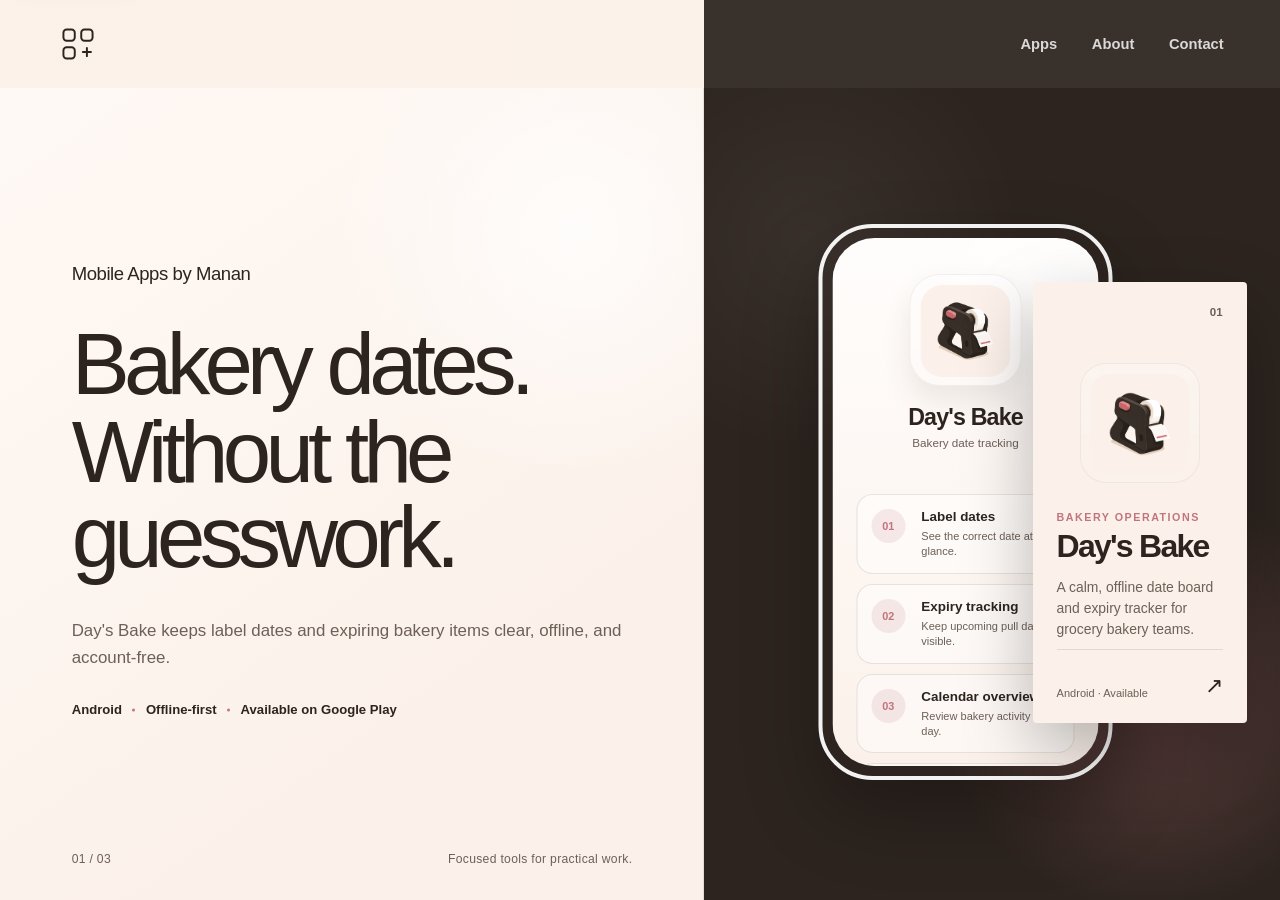
<file: index.html>
<!doctype html>
<html lang="en">
<head>
  <meta charset="utf-8">
  <meta name="viewport" content="width=device-width, initial-scale=1">
  <meta name="theme-color" content="#FBF1EA">
  <meta name="description" content="Focused Android apps by Manan.">
  <meta property="og:title" content="Mobile Apps by Manan">
  <meta property="og:description" content="Focused Android apps built to make everyday work clearer.">
  <meta property="og:type" content="website">
  <meta property="og:image" content="assets/images/days-bake-icon.png">
  <title>Mobile Apps by Manan</title>
  <link rel="icon" href="assets/images/favicon.svg" type="image/svg+xml">
  <link rel="manifest" href="site.webmanifest">
  <link rel="stylesheet" href="assets/css/styles.css">
</head>
<body>
  <a class="skip-link" href="#apps">Skip to apps</a>

  <header class="site-header">
    <a class="collection-mark" href="#apps" aria-label="Mobile Apps by Manan home">
      <svg viewBox="0 0 42 42" aria-hidden="true">
        <rect x="3" y="3" width="14" height="14" rx="4"></rect>
        <rect x="25" y="3" width="14" height="14" rx="4"></rect>
        <rect x="3" y="25" width="14" height="14" rx="4"></rect>
        <path d="M27 31h10M32 26v10"></path>
      </svg>
    </a>

    <nav aria-label="Primary navigation">
      <a href="#apps">Apps</a>
      <button type="button" data-open-dialog="about-dialog">About</button>
      <a href="mailto:mobileapps.manan@gmail.com">Contact</a>
    </nav>
  </header>

  <main class="split-shell">
    <section class="copy-pane" aria-live="polite">
      <div class="copy-block">
        <p class="section-label" id="active-label">Mobile Apps by Manan</p>

        <h1 id="active-headline">
          <span>Bakery dates.</span>
          <span>Without the guesswork.</span>
        </h1>

        <p class="active-description" id="active-description">
          Day's Bake keeps label dates and expiring bakery items clear,
          offline, and account-free.
        </p>

        <div class="active-meta" id="active-meta" aria-label="Selected app details">
          <span>Android</span>
          <span>Offline-first</span>
          <span>Available on Google Play</span>
        </div>
      </div>

      <div class="copy-foot">
        <span id="active-count">01 / 03</span>
        <span>Focused tools for practical work.</span>
      </div>
    </section>

    <section class="gallery-pane" id="apps" aria-label="App collection">
      <article
        class="app-scene"
        data-app-name="Day's Bake"
        data-label="Mobile Apps by Manan"
        data-headline-one="Bakery dates."
        data-headline-two="Without the guesswork."
        data-description="Day's Bake keeps label dates and expiring bakery items clear, offline, and account-free."
        data-meta="Android|Offline-first|Available on Google Play"
        data-background="#2D241F"
        data-accent="#C0757D"
      >
        <div class="scene-inner">
          <a class="phone-link" href="days-bake/" aria-label="Open the Day's Bake website">
            <div class="phone" aria-hidden="true">
              <div class="phone-screen">
                <div class="phone-app-heading">
                  <div class="phone-icon-frame">
                    <img src="assets/images/days-bake-icon.png" alt="">
                  </div>
                  <p>Day's Bake</p>
                  <span>Bakery date tracking</span>
                </div>

                <ul class="phone-feature-list">
                  <li>
                    <b>01</b>
                    <span>
                      <strong>Label dates</strong>
                      <small>See the correct date at a glance.</small>
                    </span>
                  </li>
                  <li>
                    <b>02</b>
                    <span>
                      <strong>Expiry tracking</strong>
                      <small>Keep upcoming pull dates visible.</small>
                    </span>
                  </li>
                  <li>
                    <b>03</b>
                    <span>
                      <strong>Calendar overview</strong>
                      <small>Review bakery activity by day.</small>
                    </span>
                  </li>
                  <li>
                    <b>04</b>
                    <span>
                      <strong>Private by default</strong>
                      <small>Offline and without an account.</small>
                    </span>
                  </li>
                </ul>
              </div>
            </div>
          </a>

          <a class="app-product-card" href="days-bake/" aria-label="Visit the Day's Bake website">
            <span class="card-index">01</span>

            <div class="card-icon-frame">
              <img src="assets/images/days-bake-icon.png" alt="">
            </div>

            <div class="card-body">
              <p class="card-category">Bakery operations</p>
              <h2>Day's Bake</h2>
              <p>
                A calm, offline date board and expiry tracker for grocery
                bakery teams.
              </p>
            </div>

            <div class="card-footer">
              <span>Android · Available</span>
              <span class="card-arrow" aria-hidden="true">↗</span>
            </div>
          </a>
        </div>
      </article>


      <article
        class="app-scene"
        data-app-name="Paws Above"
        data-label="Mobile Apps by Manan"
        data-headline-one="One more jump."
        data-headline-two="One more chance."
        data-description="Paws Above is a quick, playful endless runner where a rooftop cat lands on market candles and chases a new best score."
        data-meta="Android|Offline play|No account|Available on Google Play"
        data-background="#1B2433"
        data-accent="#F28C82"
      >
        <div class="scene-inner">
          <a class="phone-link" href="paws-above/" aria-label="Open the Paws Above website">
            <div class="phone" aria-hidden="true">
              <div class="phone-screen">
                <div class="phone-app-heading">
                  <div class="phone-icon-frame">
                    <img src="assets/images/paws-above-icon.png" alt="">
                  </div>
                  <p>Paws Above</p>
                  <span>Rooftop endless runner</span>
                </div>

                <ul class="phone-feature-list">
                  <li>
                    <b>01</b>
                    <span>
                      <strong>Two jump styles</strong>
                      <small>Swipe up or down to choose the landing.</small>
                    </span>
                  </li>
                  <li>
                    <b>02</b>
                    <span>
                      <strong>Three rescues</strong>
                      <small>Recover from a miss and keep the run alive.</small>
                    </span>
                  </li>
                  <li>
                    <b>03</b>
                    <span>
                      <strong>Fair endless runs</strong>
                      <small>Keep moving through a carefully tested course.</small>
                    </span>
                  </li>
                  <li>
                    <b>04</b>
                    <span>
                      <strong>Local high scores</strong>
                      <small>No account is required to play.</small>
                    </span>
                  </li>
                </ul>
              </div>
            </div>
          </a>

          <a class="app-product-card" href="paws-above/" aria-label="Visit the Paws Above website">
            <span class="card-index">02</span>

            <div class="card-icon-frame">
              <img src="assets/images/paws-above-icon.png" alt="">
            </div>

            <div class="card-body">
              <p class="card-category">Casual arcade</p>
              <h2>Paws Above</h2>
              <p>
                A playful rooftop runner about timing the next jump and keeping
                one more run alive.
              </p>
            </div>

            <div class="card-footer">
              <span>Android · Available</span>
              <span class="card-arrow" aria-hidden="true">↗</span>
            </div>
          </a>
        </div>
      </article>

      <article
        class="app-scene"
        data-app-name="CandleSteps"
        data-label="Mobile Apps by Manan"
        data-headline-one="Charts made clear."
        data-headline-two="In your language."
        data-description="CandleSteps teaches candlestick charts through 120 clear lessons available in 18 reading languages."
        data-meta="Android|120 lessons|18 languages|Offline learning|Available on Google Play"
        data-background="#3B3327"
        data-accent="#C79A32"
      >
        <div class="scene-inner">
          <a class="phone-link" href="candle-steps/" aria-label="Open the CandleSteps website">
            <div class="phone" aria-hidden="true">
              <div class="phone-screen">
                <div class="phone-app-heading">
                  <div class="phone-icon-frame">
                    <img src="assets/images/candlesteps-icon.png" alt="">
                  </div>
                  <p>CandleSteps</p>
                  <span>Candlestick learning guide</span>
                </div>

                <ul class="phone-feature-list">
                  <li><b>01</b><span><strong>120 lessons</strong><small>Learn step by step from the basics.</small></span></li>
                  <li><b>02</b><span><strong>18 languages</strong><small>Read every lesson in your language.</small></span></li>
                  <li><b>03</b><span><strong>Clear diagrams</strong><small>Understand patterns through simple visuals.</small></span></li>
                  <li><b>04</b><span><strong>Local progress</strong><small>Learn offline without creating an account.</small></span></li>
                </ul>
              </div>
            </div>
          </a>

          <a class="app-product-card" href="candle-steps/" aria-label="Visit the CandleSteps website">
            <span class="card-index">03</span>
            <div class="card-icon-frame"><img src="assets/images/candlesteps-icon.png" alt=""></div>
            <div class="card-body">
              <p class="card-category">Financial education</p>
              <h2>CandleSteps</h2>
              <p>A structured, multilingual guide to reading candlestick charts with clarity.</p>
            </div>
            <div class="card-footer">
              <span>Android · Available</span>
              <span class="card-arrow" aria-hidden="true">↗</span>
            </div>
          </a>
        </div>
      </article>
    </section>
  </main>

  <dialog id="about-dialog" class="about-dialog">
    <button type="button" class="dialog-close" data-close-dialog aria-label="Close">×</button>
    <p class="dialog-label">About</p>
    <h2>Small apps. Clear reasons to exist.</h2>
    <p>
      Mobile Apps by Manan is a growing collection of focused Android tools.
      Each app is designed around one practical problem and kept deliberately
      simple.
    </p>
  </dialog>

  <script src="assets/js/main.js"></script>
</body>
</html>
</file>
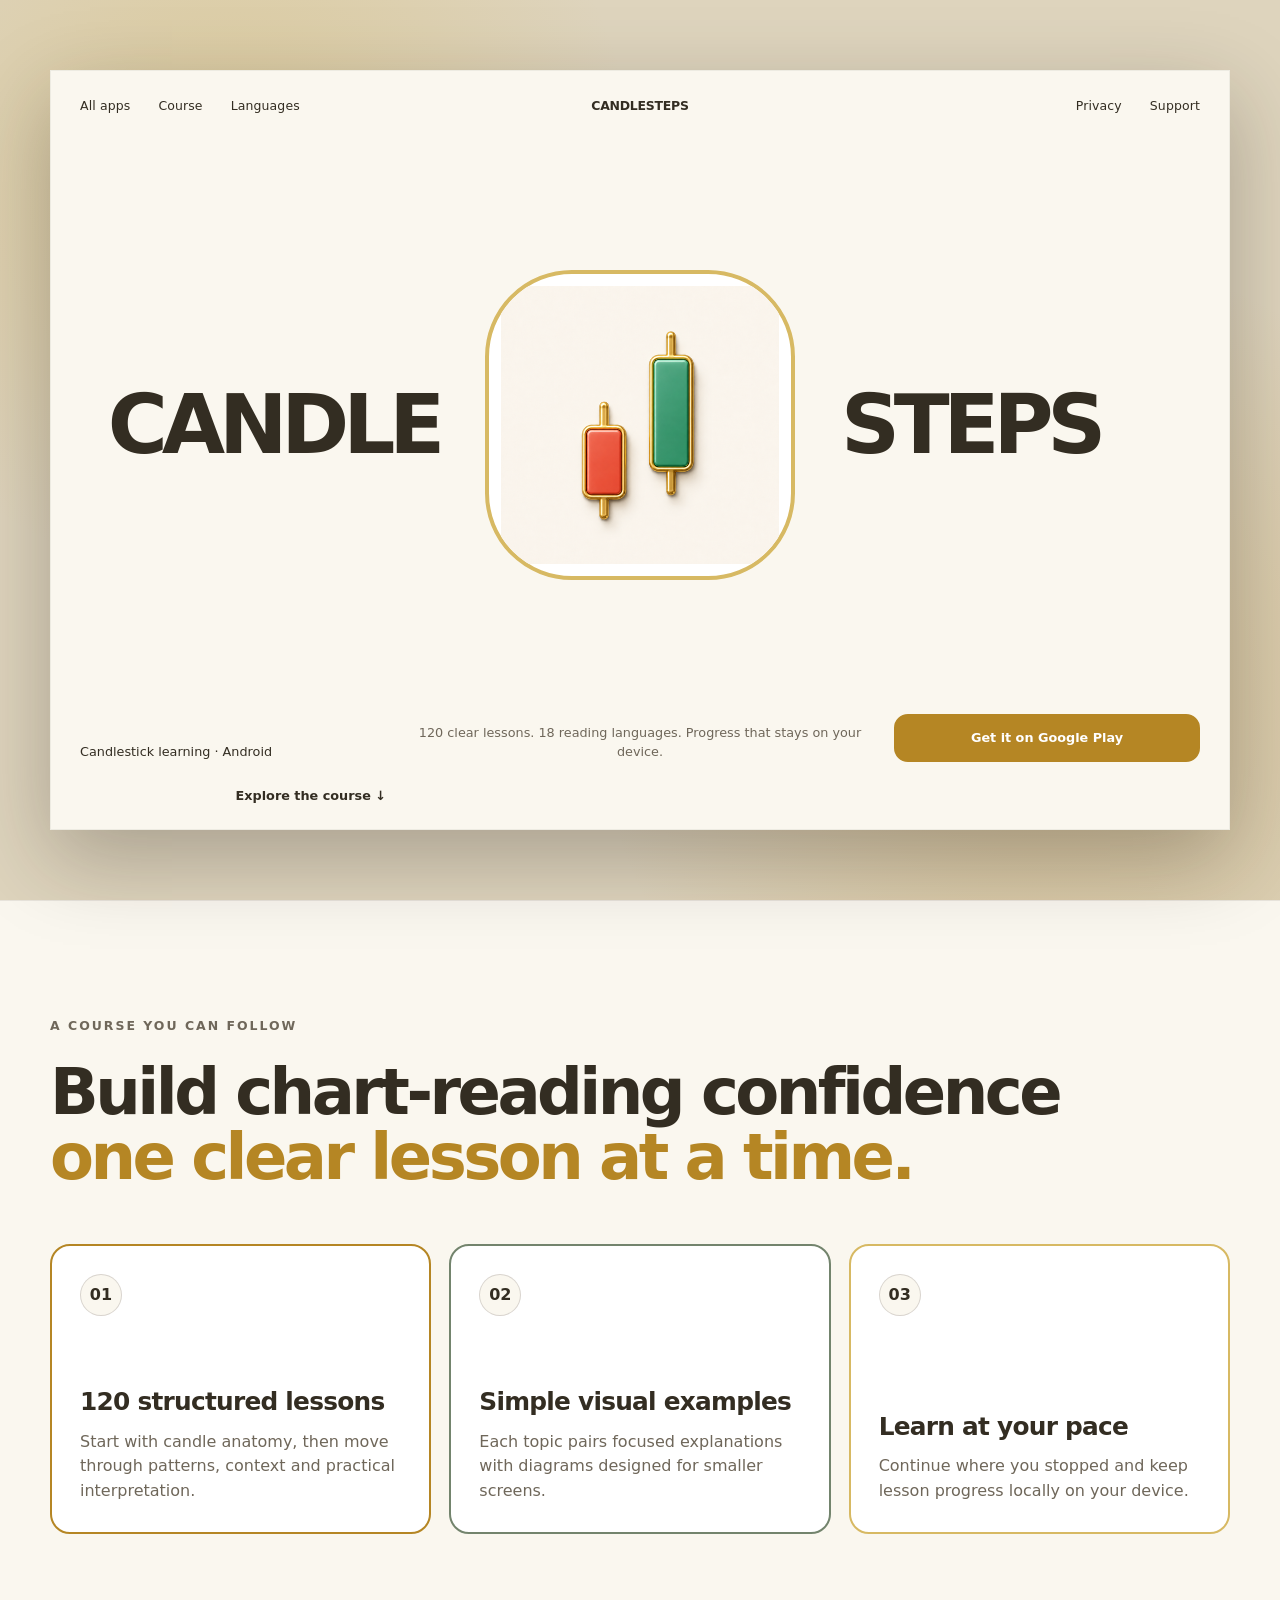
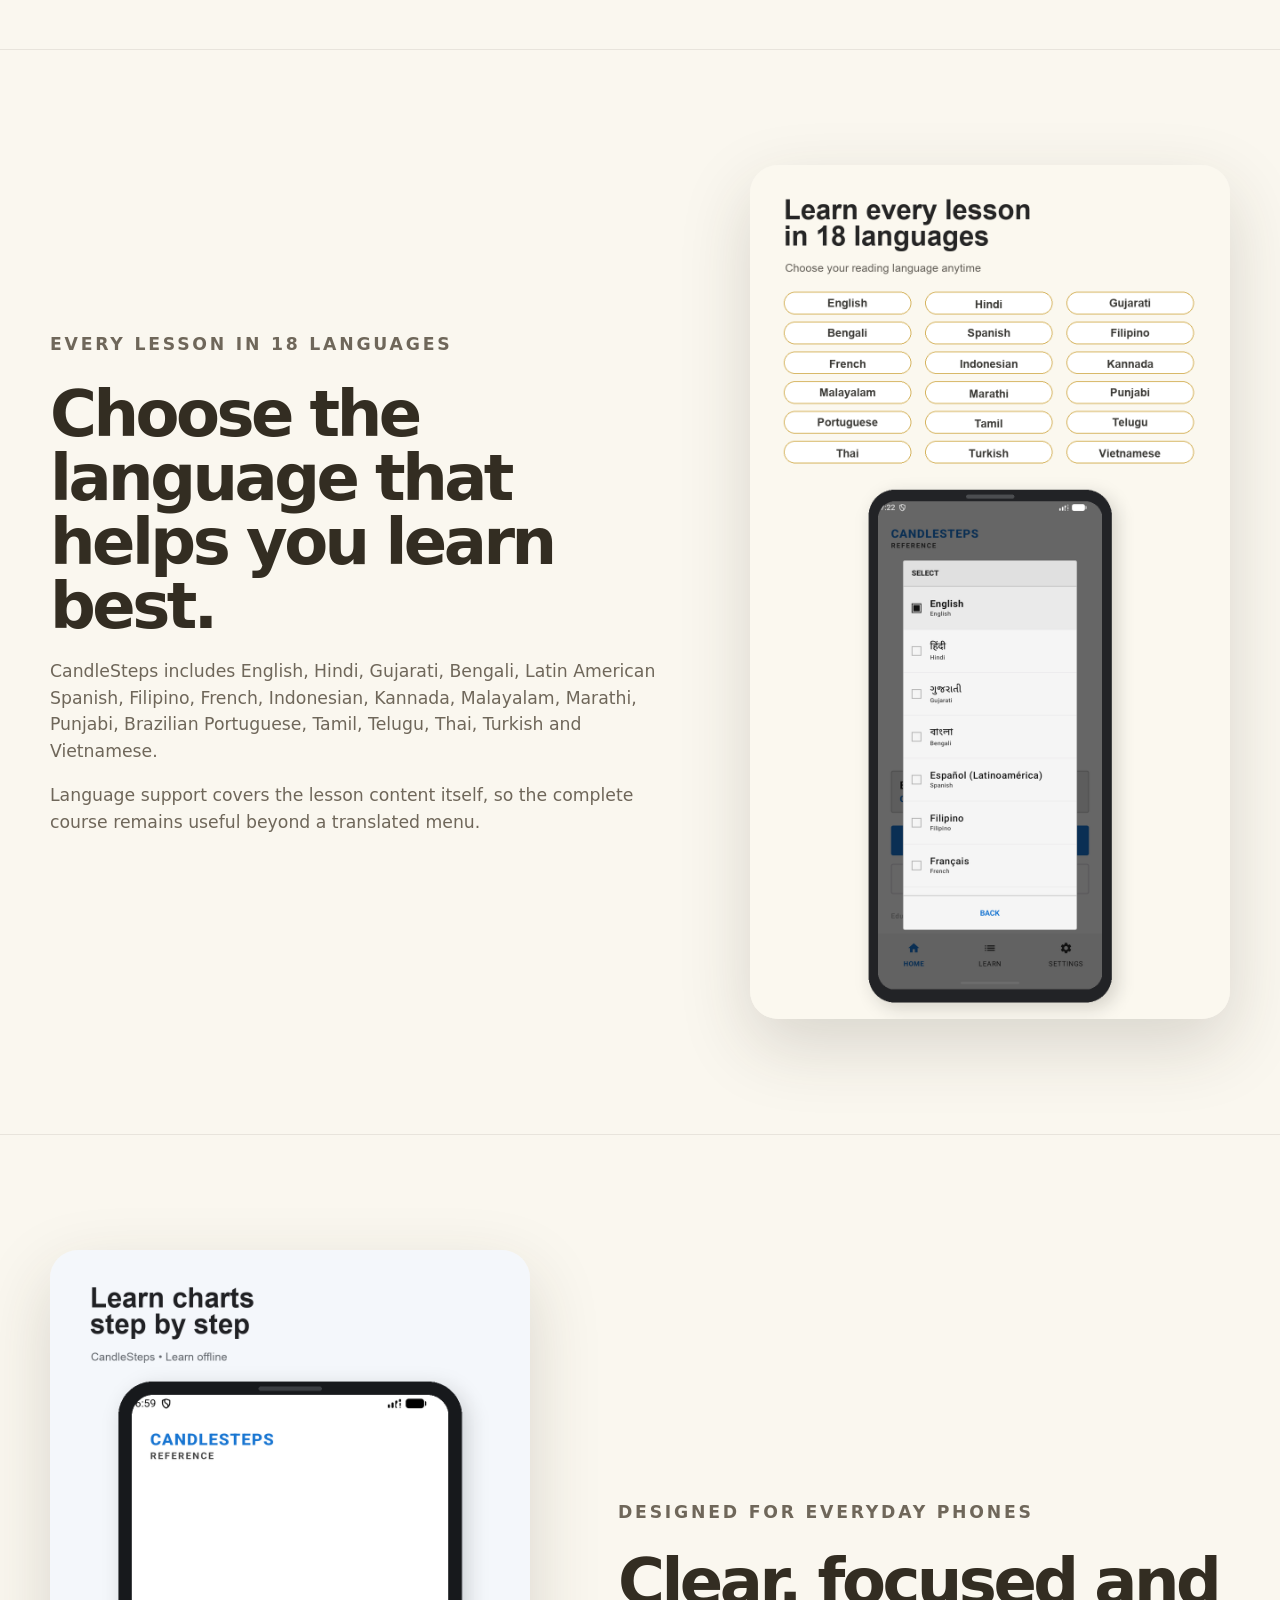
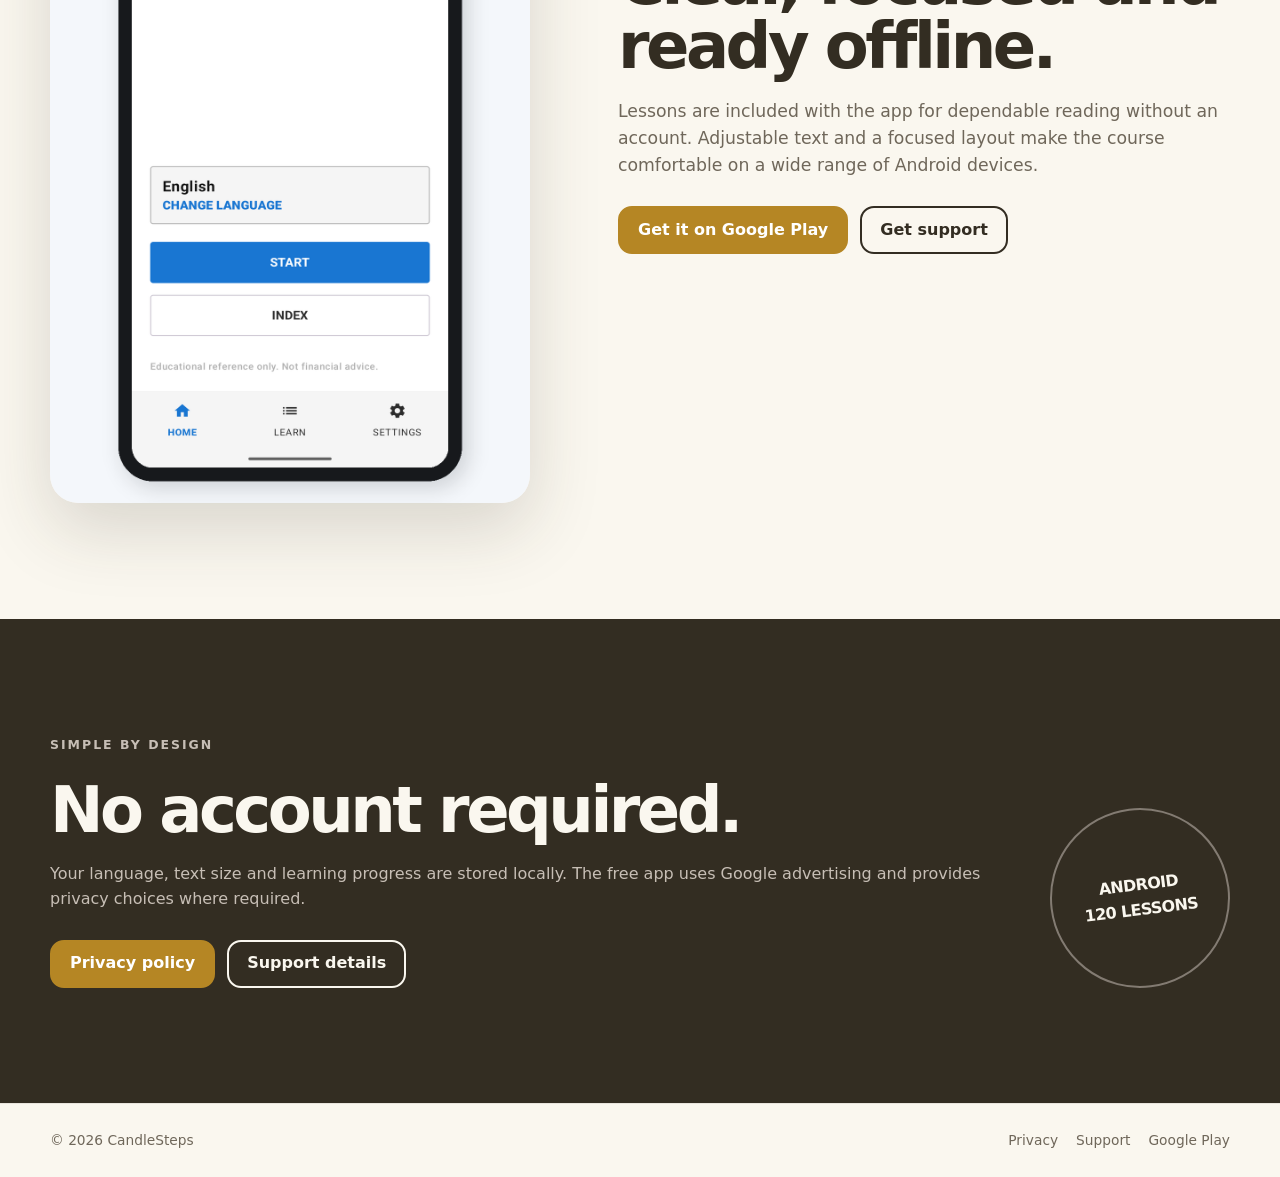
<file: candle-steps/index.html>
<!doctype html>
<html lang="en">
<head>
  <meta charset="utf-8">
  <meta name="viewport" content="width=device-width, initial-scale=1">
  <meta name="theme-color" content="#FAF7EF">
  <meta name="description" content="CandleSteps is a step-by-step candlestick chart learning guide with 120 lessons in 18 languages.">
  <meta property="og:title" content="CandleSteps">
  <meta property="og:description" content="Learn candlestick charts through 120 clear lessons in 18 languages.">
  <meta property="og:type" content="website">
  <meta property="og:image" content="assets/images/og-card.png">
  <title>CandleSteps — Candlestick charts made clear</title>
  <link rel="icon" href="assets/images/favicon-32.png" sizes="32x32">
  <link rel="apple-touch-icon" href="assets/images/apple-touch-icon.png">
  <link rel="manifest" href="site.webmanifest">
  <link rel="stylesheet" href="assets/css/styles.css">
</head>
<body>
  <a class="skip-link" href="#main">Skip to content</a>
  <main id="main">
    <section class="hero-shell" aria-labelledby="hero-title">
      <div class="hero-card">
        <nav class="topbar" aria-label="Primary navigation">
          <div class="nav-left"><a href="../index.html">All apps</a><a href="#course">Course</a><a href="#languages">Languages</a></div>
          <a class="brand-mini" href="index.html" aria-label="CandleSteps home">CANDLESTEPS</a>
          <button class="menu-button" type="button" data-menu aria-expanded="false" aria-label="Toggle navigation">Menu</button>
          <div class="nav-right"><a href="privacy.html">Privacy</a><a href="support.html">Support</a></div>
        </nav>

        <div class="hero-center">
          <h1 id="hero-title" class="hero-word">CANDLE</h1>
          <div class="icon-stage" aria-hidden="true"><img src="assets/images/app-mark.png" alt=""></div>
          <p class="hero-word" aria-hidden="true">STEPS</p>
        </div>

        <div class="hero-foot">
          <p>Candlestick learning · Android</p>
          <p class="center-note">120 clear lessons. 18 reading languages. Progress that stays on your device.</p>
          <a class="button button-primary hero-download" href="https://play.google.com/store/apps/details?id=com.manan.candlesteps" target="_blank" rel="noopener">Get it on Google Play</a>
          <a class="discover" href="#course">Explore the course ↓</a>
        </div>
      </div>
    </section>

    <section class="section" id="course">
      <div class="section-inner">
        <p class="eyebrow">A course you can follow</p>
        <p class="display-copy">Build chart-reading confidence <em>one clear lesson at a time.</em></p>
        <div class="feature-grid">
          <article class="feature-card"><span class="feature-number">01</span><div><h3>120 structured lessons</h3><p>Start with candle anatomy, then move through patterns, context and practical interpretation.</p></div></article>
          <article class="feature-card"><span class="feature-number">02</span><div><h3>Simple visual examples</h3><p>Each topic pairs focused explanations with diagrams designed for smaller screens.</p></div></article>
          <article class="feature-card"><span class="feature-number">03</span><div><h3>Learn at your pace</h3><p>Continue where you stopped and keep lesson progress locally on your device.</p></div></article>
        </div>
      </div>
    </section>

    <section class="section" id="languages">
      <div class="section-inner showcase">
        <div class="showcase-copy">
          <p class="eyebrow">Every lesson in 18 languages</p>
          <h2>Choose the language that helps you learn best.</h2>
          <p>CandleSteps includes English, Hindi, Gujarati, Bengali, Latin American Spanish, Filipino, French, Indonesian, Kannada, Malayalam, Marathi, Punjabi, Brazilian Portuguese, Tamil, Telugu, Thai, Turkish and Vietnamese.</p>
          <p>Language support covers the lesson content itself, so the complete course remains useful beyond a translated menu.</p>
        </div>
        <img class="preview-art" src="assets/images/language-preview.png" alt="CandleSteps language selection shown inside a phone mockup">
      </div>
    </section>

    <section class="section">
      <div class="section-inner showcase reverse">
        <img class="preview-art" src="assets/images/lesson-preview.png" alt="CandleSteps lesson screen shown inside a phone mockup">
        <div class="showcase-copy">
          <p class="eyebrow">Designed for everyday phones</p>
          <h2>Clear, focused and ready offline.</h2>
          <p>Lessons are included with the app for dependable reading without an account. Adjustable text and a focused layout make the course comfortable on a wide range of Android devices.</p>
          <div class="button-row"><a class="button button-primary" href="https://play.google.com/store/apps/details?id=com.manan.candlesteps" target="_blank" rel="noopener">Get it on Google Play</a><a class="button button-secondary" href="support.html">Get support</a></div>
        </div>
      </div>
    </section>

    <section class="section privacy-band">
      <div class="section-inner privacy-layout">
        <div><p class="eyebrow">Simple by design</p><h2 class="simple-title">No account required.</h2><p>Your language, text size and learning progress are stored locally. The free app uses Google advertising and provides privacy choices where required.</p><div class="button-row"><a class="button button-primary" href="privacy.html">Privacy policy</a><a class="button button-secondary" href="support.html">Support details</a></div></div>
        <div class="status-mark" aria-label="Available for Android">ANDROID<br>120 LESSONS</div>
      </div>
    </section>
  </main>

  <footer class="site-footer"><div class="footer-inner"><span>© <span data-year></span> CandleSteps</span><div class="footer-links"><a href="privacy.html">Privacy</a><a href="support.html">Support</a><a href="https://play.google.com/store/apps/details?id=com.manan.candlesteps" target="_blank" rel="noopener">Google Play</a></div></div></footer>
  <script src="assets/js/main.js"></script>
</body>
</html>
</file>
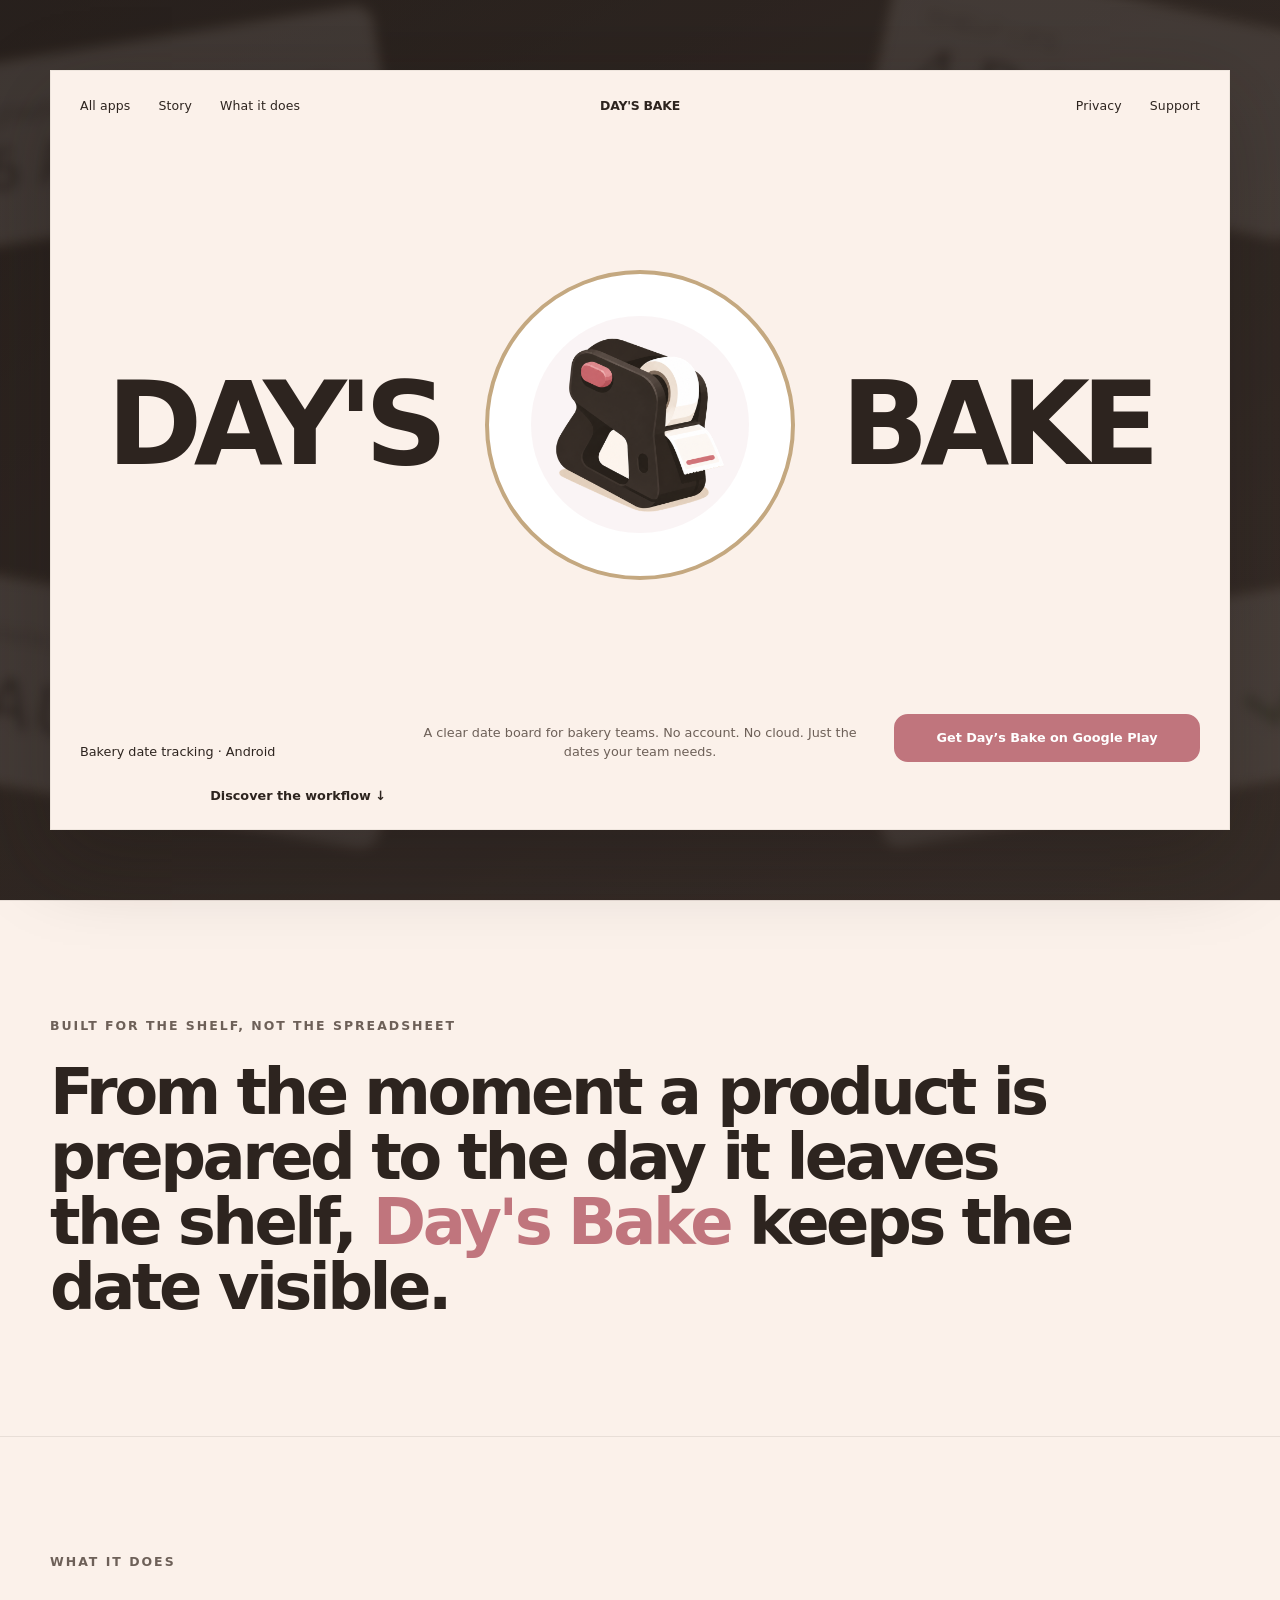
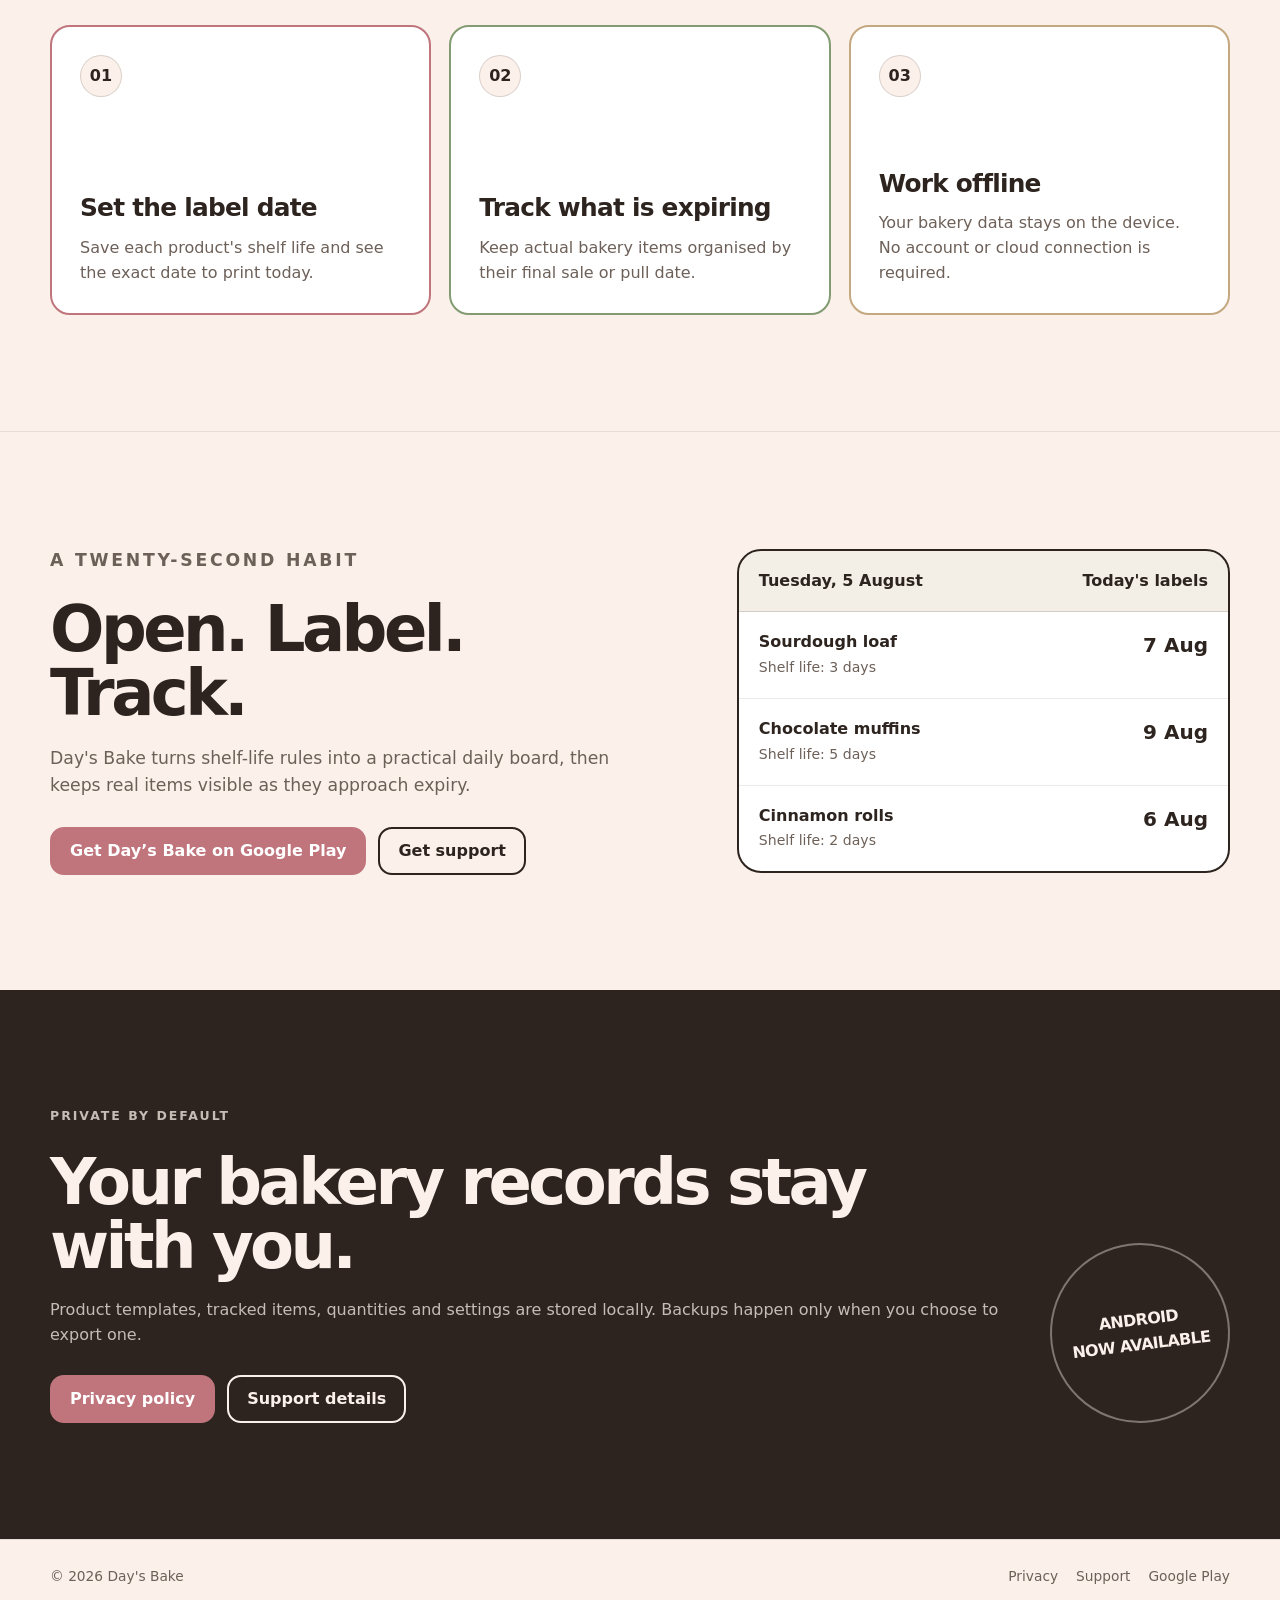
<file: days-bake/index.html>
<!doctype html>
<html lang="en">
<head>
  <meta charset="utf-8">
  <meta name="viewport" content="width=device-width, initial-scale=1">
  <meta name="theme-color" content="#FBF1EA">
  <meta name="description" content="Day's Bake is an offline bakery date board and expiry tracker for store teams, now available on Android.">
  <meta property="og:title" content="Day's Bake">
  <meta property="og:description" content="A clear, offline date board for bakery teams. Now available on Android.">
  <meta property="og:type" content="website">
  <meta property="og:image" content="assets/images/og-card.png">
  <title>Day's Bake — Bakery date tracking, made clear</title>
  <link rel="icon" href="assets/images/favicon-32.png" sizes="32x32">
  <link rel="apple-touch-icon" href="assets/images/apple-touch-icon.png">
  <link rel="manifest" href="site.webmanifest">
  <link rel="stylesheet" href="assets/css/styles.css">
</head>
<body>
  <a class="skip-link" href="#main">Skip to content</a>

  <main id="main">
    <section class="hero-shell" aria-labelledby="hero-title">
      <div class="hero-card">
        <nav class="topbar" aria-label="Primary navigation">
          <div class="nav-left">
            <a href="../index.html">All apps</a>
            <a href="#story">Story</a>
            <a href="#features">What it does</a>
          </div>

          <a class="brand-mini" href="index.html" aria-label="Day's Bake home">DAY'S BAKE</a>

          <button
            class="menu-button"
            type="button"
            data-menu
            aria-expanded="false"
            aria-label="Toggle navigation"
          >
            Menu
          </button>

          <div class="nav-right">
            <a href="privacy.html">Privacy</a>
            <a href="support.html">Support</a>
          </div>
        </nav>

        <div class="hero-center">
          <h1 id="hero-title" class="hero-word">DAY'S</h1>

          <div class="icon-stage" aria-hidden="true">
            <img src="assets/images/app-mark.png" alt="">
          </div>

          <p class="hero-word" aria-hidden="true">BAKE</p>
        </div>

        <div class="hero-foot">
          <p>Bakery date tracking · Android</p>

          <p class="center-note">
            A clear date board for bakery teams. No account. No cloud. Just the dates your team needs.
          </p>

          <a
            class="button button-primary hero-download"
            href="https://play.google.com/store/apps/details?id=com.manan.daysbake"
            target="_blank"
            rel="noopener"
          >
            Get Day’s Bake on Google Play
          </a>

          <a class="discover" href="#story">Discover the workflow ↓</a>
        </div>
      </div>
    </section>

    <section class="section" id="story">
      <div class="section-inner">
        <p class="eyebrow">Built for the shelf, not the spreadsheet</p>

        <p class="display-copy">
          From the moment a product is prepared to the day it leaves the shelf,
          <em>Day's Bake</em> keeps the date visible.
        </p>
      </div>
    </section>

    <section class="section" id="features">
      <div class="section-inner">
        <p class="eyebrow">What it does</p>

        <div class="feature-grid">
          <article class="feature-card">
            <span class="feature-number">01</span>

            <div>
              <h3>Set the label date</h3>
              <p>
                Save each product's shelf life and see the exact date to print today.
              </p>
            </div>
          </article>

          <article class="feature-card">
            <span class="feature-number">02</span>

            <div>
              <h3>Track what is expiring</h3>
              <p>
                Keep actual bakery items organised by their final sale or pull date.
              </p>
            </div>
          </article>

          <article class="feature-card">
            <span class="feature-number">03</span>

            <div>
              <h3>Work offline</h3>
              <p>
                Your bakery data stays on the device. No account or cloud connection is required.
              </p>
            </div>
          </article>
        </div>
      </div>
    </section>

    <section class="section">
      <div class="section-inner workflow">
        <div class="workflow-copy">
          <p class="eyebrow">A twenty-second habit</p>

          <h2>Open. Label. Track.</h2>

          <p>
            Day's Bake turns shelf-life rules into a practical daily board,
            then keeps real items visible as they approach expiry.
          </p>

          <div class="button-row">
            <a
              class="button button-primary"
              href="https://play.google.com/store/apps/details?id=com.manan.daysbake"
              target="_blank"
              rel="noopener"
            >
              Get Day’s Bake on Google Play
            </a>

            <a class="button button-secondary" href="support.html">
              Get support
            </a>
          </div>
        </div>

        <div class="date-board" aria-label="Example date board">
          <div class="date-board-head">
            <span>Tuesday, 5 August</span>
            <span>Today's labels</span>
          </div>

          <div class="date-row">
            <div>
              <strong>Sourdough loaf</strong><br>
              <span>Shelf life: 3 days</span>
            </div>
            <strong>7 Aug</strong>
          </div>

          <div class="date-row">
            <div>
              <strong>Chocolate muffins</strong><br>
              <span>Shelf life: 5 days</span>
            </div>
            <strong>9 Aug</strong>
          </div>

          <div class="date-row">
            <div>
              <strong>Cinnamon rolls</strong><br>
              <span>Shelf life: 2 days</span>
            </div>
            <strong>6 Aug</strong>
          </div>
        </div>
      </div>
    </section>

    <section class="section privacy-band">
      <div class="section-inner privacy-layout">
        <div>
          <p class="eyebrow">Private by default</p>

          <h2 class="simple-title">
            Your bakery records stay with you.
          </h2>

          <p>
            Product templates, tracked items, quantities and settings are stored locally.
            Backups happen only when you choose to export one.
          </p>

          <div class="button-row">
            <a class="button button-primary" href="privacy.html">
              Privacy policy
            </a>

            <a class="button button-secondary" href="support.html">
              Support details
            </a>
          </div>
        </div>

        <div class="status-mark" aria-label="Available on Android">
          ANDROID<br>
          NOW AVAILABLE
        </div>
      </div>
    </section>
  </main>

  <footer class="site-footer">
    <div class="footer-inner">
      <span>© <span data-year></span> Day's Bake</span>

      <div class="footer-links">
        <a href="privacy.html">Privacy</a>
        <a href="support.html">Support</a>

        <a
          href="https://play.google.com/store/apps/details?id=com.manan.daysbake"
          target="_blank"
          rel="noopener"
        >
          Google Play
        </a>
      </div>
    </div>
  </footer>

  <script src="assets/js/main.js"></script>
</body>
</html>
</file>
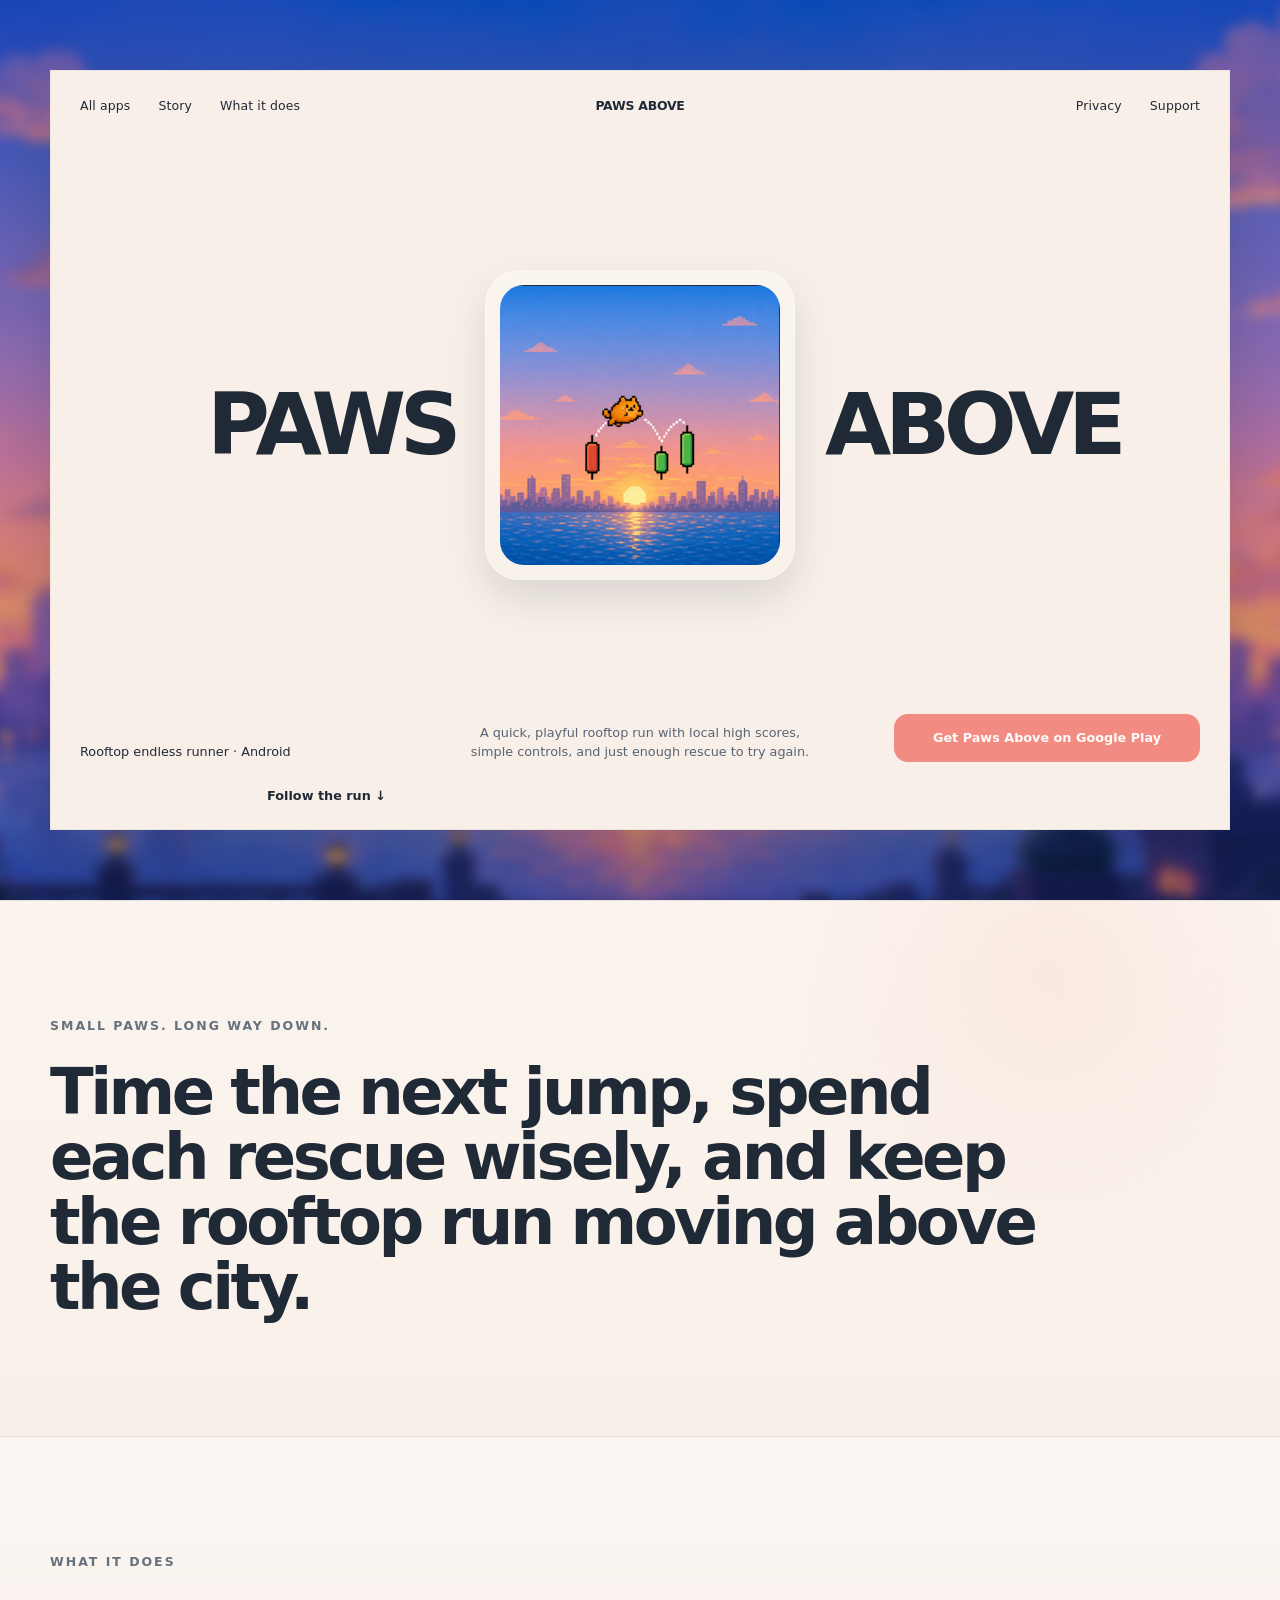
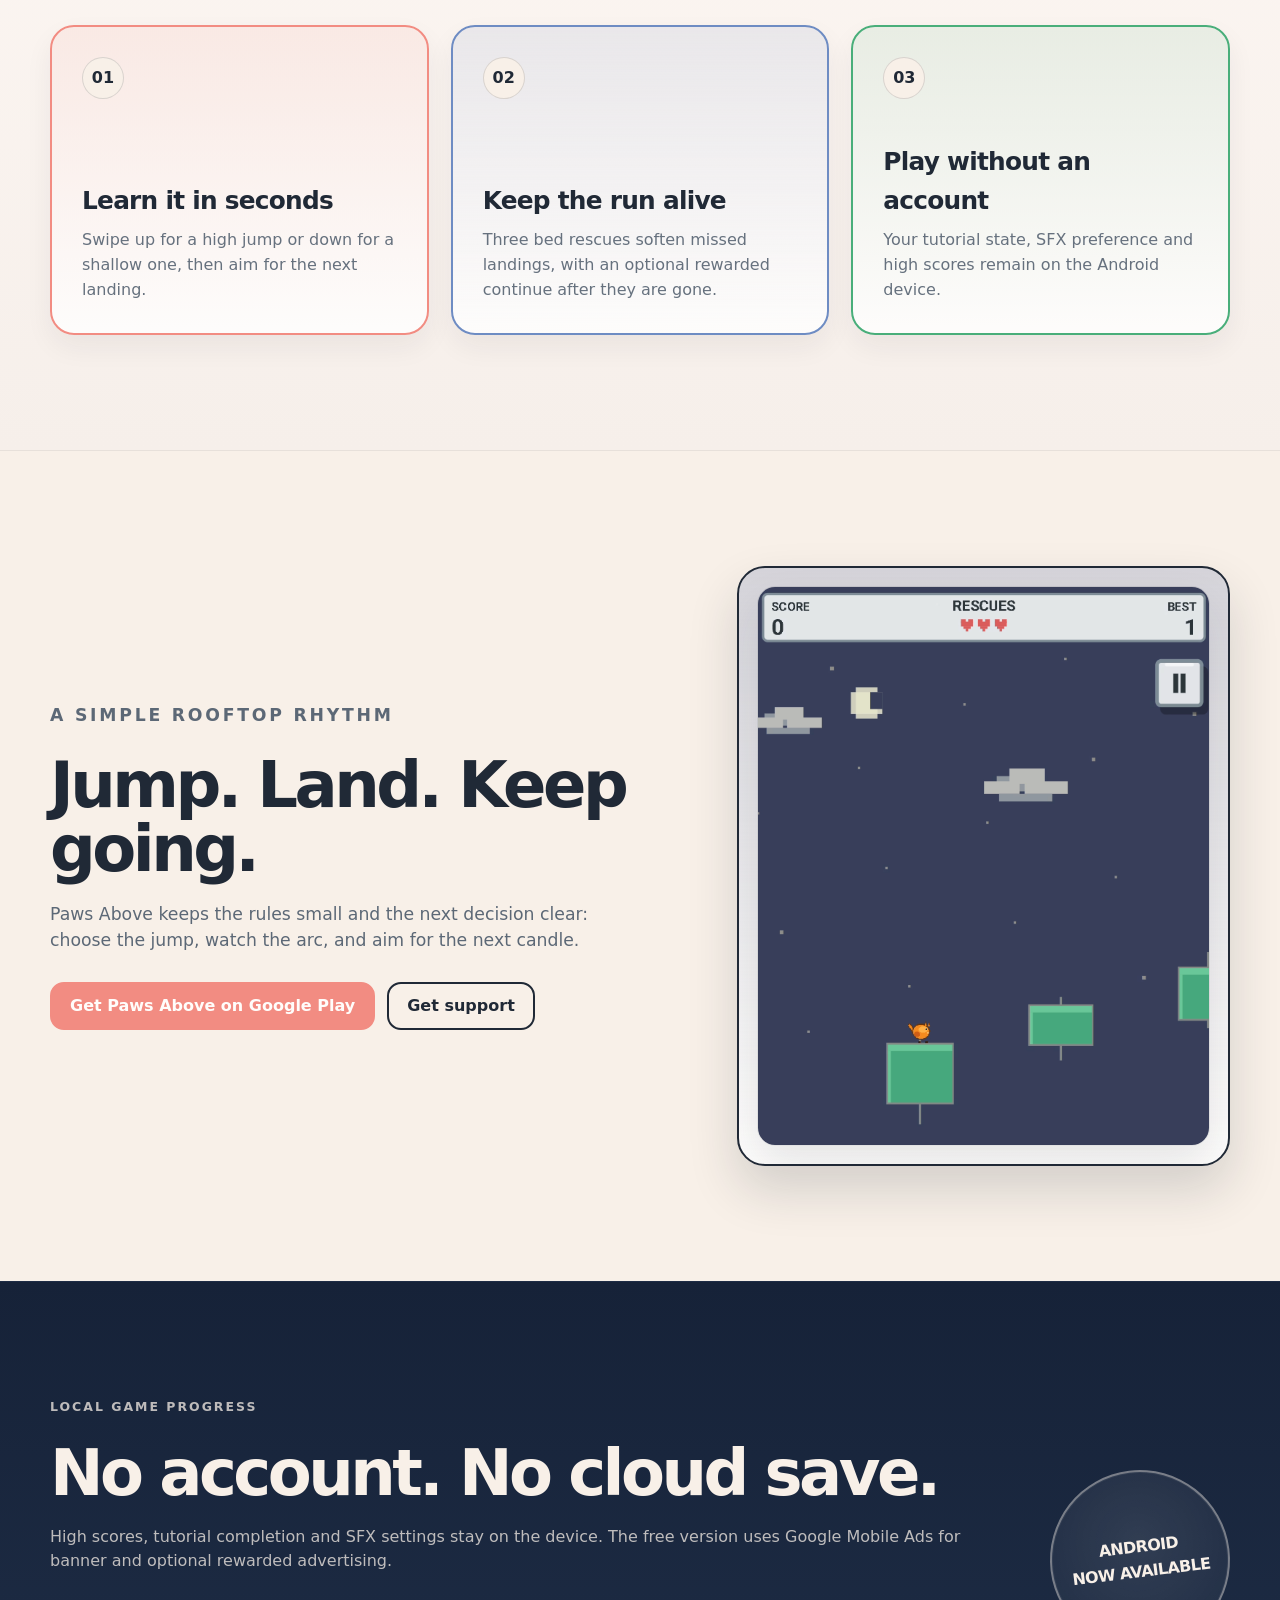
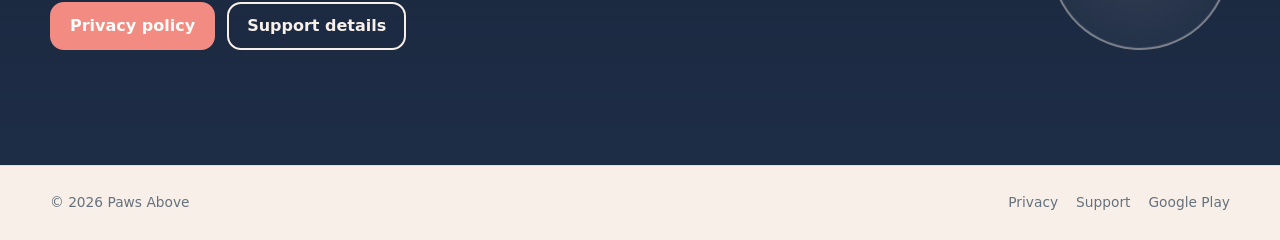
<file: paws-above/index.html>
<!doctype html>
<html lang="en">
<head>
  <meta charset="utf-8">
  <meta name="viewport" content="width=device-width, initial-scale=1">
  <meta name="theme-color" content="#F8F0E8">

  <meta
    name="description"
    content="Paws Above is a playful rooftop endless runner for Android. Now available on Google Play."
  >

  <meta property="og:title" content="Paws Above">
  <meta
    property="og:description"
    content="One more jump. One more chance. Now available on Android."
  >
  <meta property="og:type" content="website">
  <meta property="og:image" content="assets/images/og-card.png">

  <title>Paws Above — One more jump</title>

  <link rel="icon" href="assets/images/favicon-32.png" sizes="32x32">
  <link rel="apple-touch-icon" href="assets/images/apple-touch-icon.png">
  <link rel="manifest" href="site.webmanifest">
  <link rel="stylesheet" href="assets/css/styles.css">
</head>

<body>
  <a class="skip-link" href="#main">Skip to content</a>

  <main id="main">

    <section class="hero-shell" aria-labelledby="hero-title">
      <div class="hero-card">

        <nav class="topbar" aria-label="Primary navigation">
          <div class="nav-left">
            <a href="../index.html">All apps</a>
            <a href="#story">Story</a>
            <a href="#features">What it does</a>
          </div>

          <a
            class="brand-mini"
            href="index.html"
            aria-label="Paws Above home"
          >
            PAWS ABOVE
          </a>

          <button
            class="menu-button"
            type="button"
            data-menu
            aria-expanded="false"
            aria-label="Toggle navigation"
          >
            Menu
          </button>

          <div class="nav-right">
            <a href="privacy.html">Privacy</a>
            <a href="support.html">Support</a>
          </div>
        </nav>

        <div class="hero-center">
          <h1 id="hero-title" class="hero-word">PAWS</h1>

          <div class="icon-stage" aria-hidden="true">
            <img src="assets/images/app-mark.png" alt="">
          </div>

          <p class="hero-word" aria-hidden="true">ABOVE</p>
        </div>

        <div class="hero-foot">
          <p>Rooftop endless runner · Android</p>

          <p class="center-note">
            A quick, playful rooftop run with local high scores,
            simple controls, and just enough rescue to try again.
          </p>

          <a
            class="button button-primary hero-download"
            href="https://play.google.com/store/apps/details?id=com.manan.pawsabove"
            target="_blank"
            rel="noopener"
          >
            Get Paws Above on Google Play
          </a>

          <a class="discover" href="#story">
            Follow the run ↓
          </a>
        </div>

      </div>
    </section>


    <section class="section" id="story">
      <div class="section-inner">

        <p class="eyebrow">
          Small paws. Long way down.
        </p>

        <p class="display-copy">
          Time the next jump, spend each rescue wisely,
          and keep the rooftop run moving above the city.
        </p>

      </div>
    </section>


    <section class="section" id="features">
      <div class="section-inner">

        <p class="eyebrow">
          What it does
        </p>

        <div class="feature-grid">

          <article class="feature-card">
            <span class="feature-number">01</span>

            <div>
              <h3>Learn it in seconds</h3>

              <p>
                Swipe up for a high jump or down for a shallow one,
                then aim for the next landing.
              </p>
            </div>
          </article>


          <article class="feature-card">
            <span class="feature-number">02</span>

            <div>
              <h3>Keep the run alive</h3>

              <p>
                Three bed rescues soften missed landings,
                with an optional rewarded continue after they are gone.
              </p>
            </div>
          </article>


          <article class="feature-card">
            <span class="feature-number">03</span>

            <div>
              <h3>Play without an account</h3>

              <p>
                Your tutorial state, SFX preference and high scores
                remain on the Android device.
              </p>
            </div>
          </article>

        </div>
      </div>
    </section>


    <section class="section">
      <div class="section-inner workflow">

        <div class="workflow-copy">

          <p class="eyebrow">
            A simple rooftop rhythm
          </p>

          <h2>
            Jump. Land. Keep going.
          </h2>

          <p>
            Paws Above keeps the rules small and the next decision clear:
            choose the jump, watch the arc, and aim for the next candle.
          </p>

          <div class="button-row">

            <a
              class="button button-primary"
              href="https://play.google.com/store/apps/details?id=com.manan.pawsabove"
              target="_blank"
              rel="noopener"
            >
              Get Paws Above on Google Play
            </a>

            <a
              class="button button-secondary"
              href="support.html"
            >
              Get support
            </a>

          </div>

        </div>


        <figure class="run-board shot-board">

          <img
            src="assets/images/gameplay-shot.png"
            alt="Gameplay screenshot from Paws Above showing the rooftop cat mid-jump between candles at night."
          >

        </figure>

      </div>
    </section>


    <section class="section privacy-band">

      <div class="section-inner privacy-layout">

        <div>

          <p class="eyebrow">
            Local game progress
          </p>

          <h2 class="simple-title">
            No account. No cloud save.
          </h2>

          <p>
            High scores, tutorial completion and SFX settings stay on the device.
            The free version uses Google Mobile Ads for banner and optional rewarded advertising.
          </p>

          <div class="button-row">

            <a
              class="button button-primary"
              href="privacy.html"
            >
              Privacy policy
            </a>

            <a
              class="button button-secondary"
              href="support.html"
            >
              Support details
            </a>

          </div>

        </div>


        <div
          class="status-mark"
          aria-label="Available on Android"
        >
          ANDROID<br>
          NOW AVAILABLE
        </div>

      </div>
    </section>

  </main>


  <footer class="site-footer">

    <div class="footer-inner">

      <span>
        © <span data-year></span> Paws Above
      </span>

      <div class="footer-links">

        <a href="privacy.html">
          Privacy
        </a>

        <a href="support.html">
          Support
        </a>

        <a
          href="https://play.google.com/store/apps/details?id=com.manan.pawsabove"
          target="_blank"
          rel="noopener"
        >
          Google Play
        </a>

      </div>

    </div>

  </footer>


  <script src="assets/js/main.js"></script>
</body>
</html>
</file>
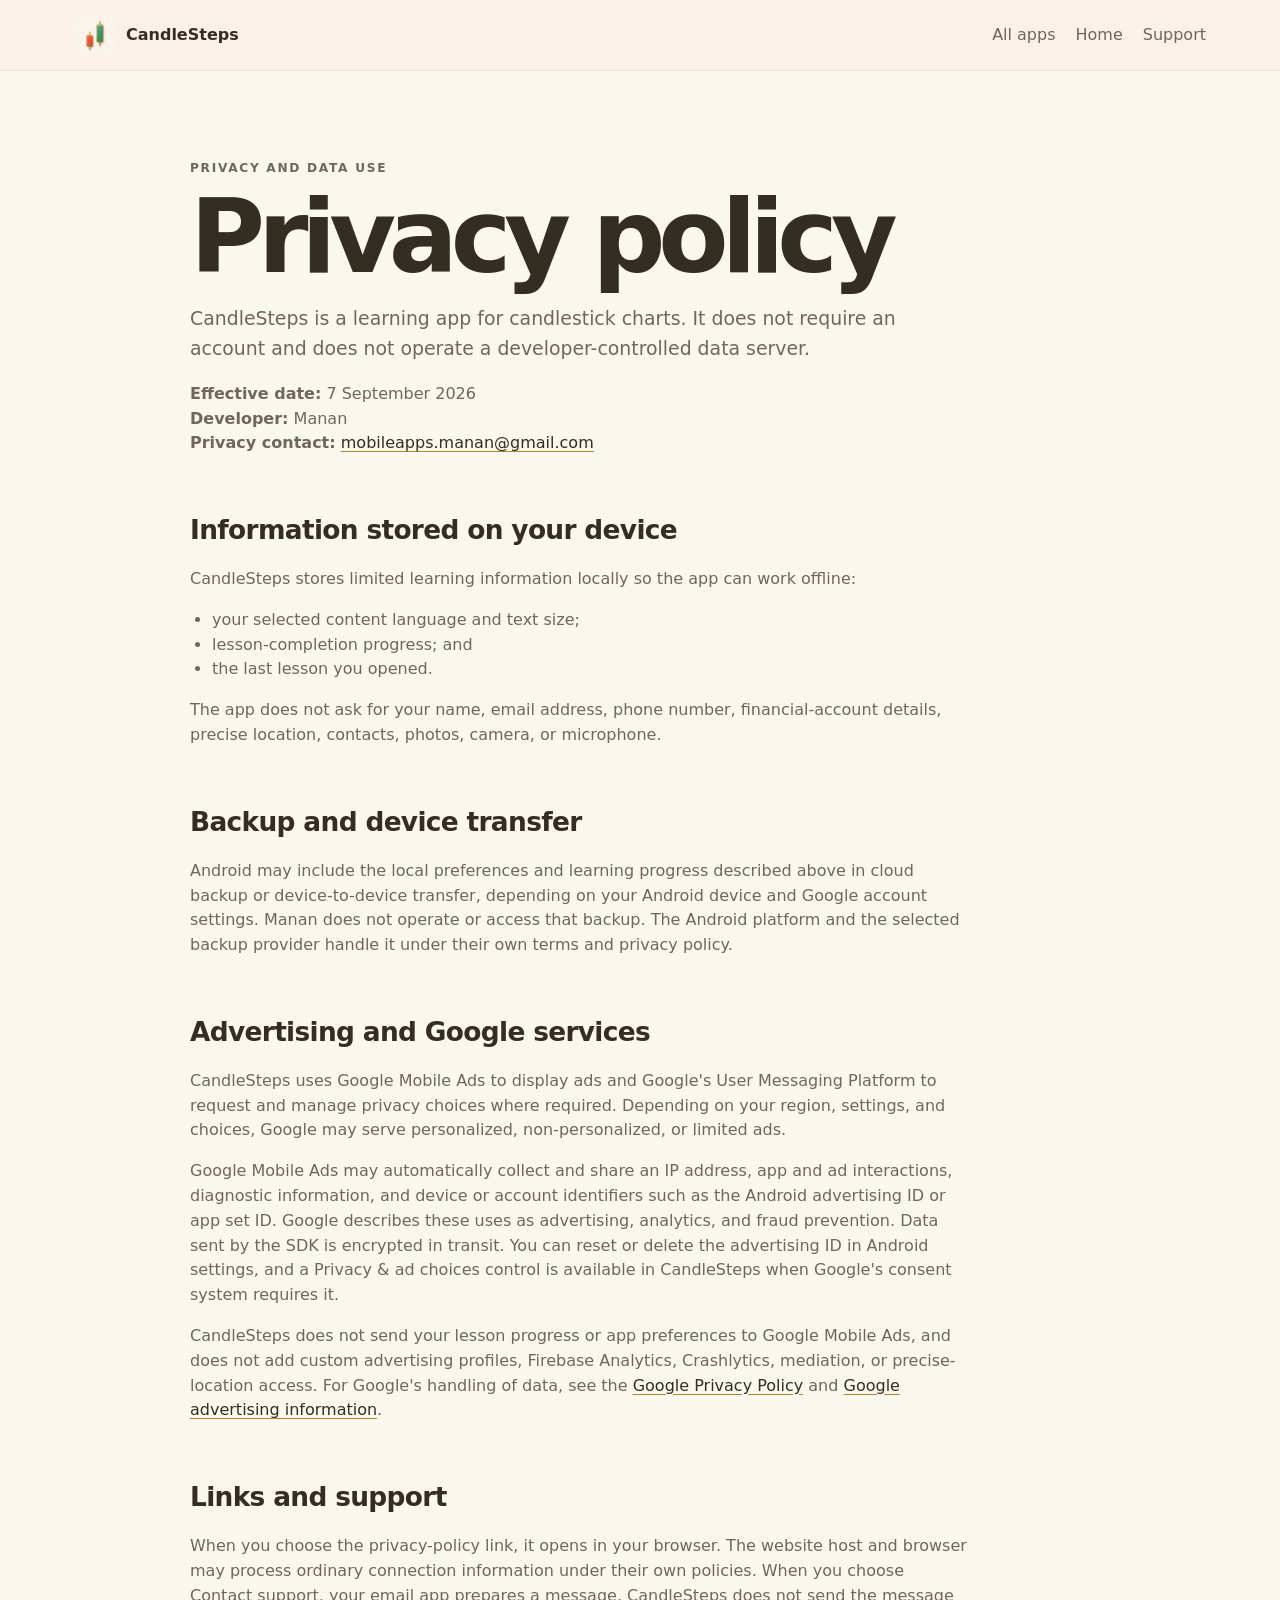
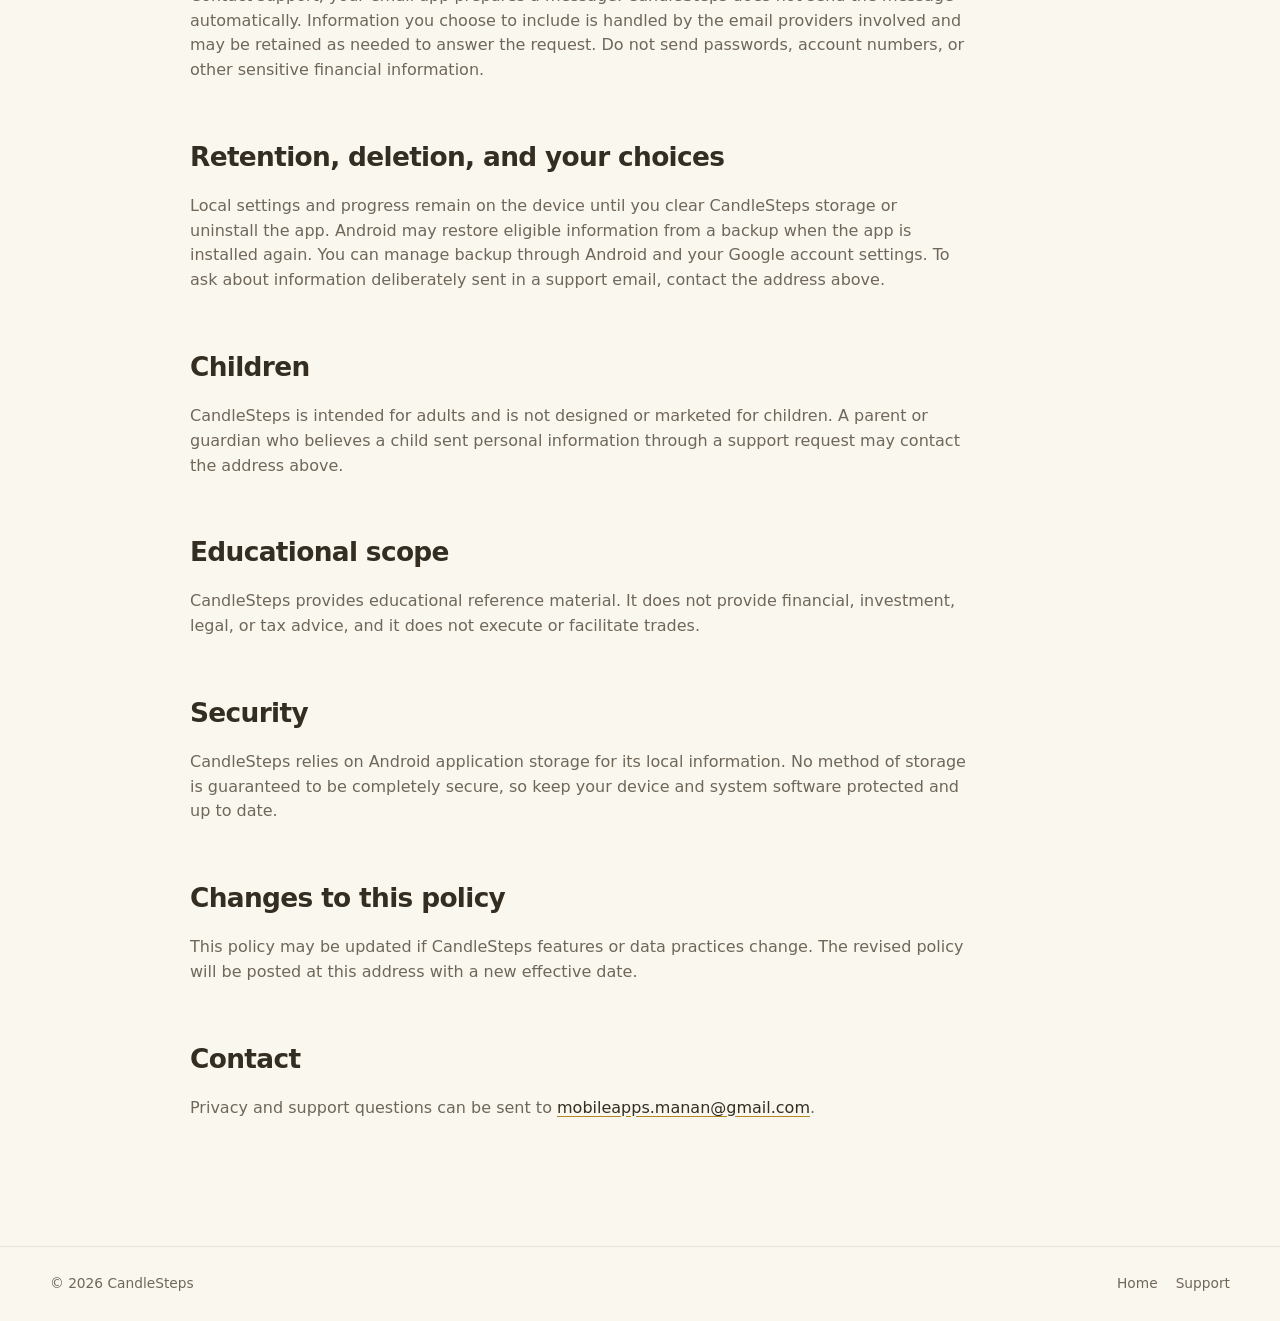
<file: candle-steps/privacy.html>
<!doctype html>
<html lang="en">
<head><meta charset="utf-8"><meta name="viewport" content="width=device-width, initial-scale=1"><meta name="theme-color" content="#FAF7EF"><meta name="description" content="Privacy policy for CandleSteps."><title>Privacy Policy — CandleSteps</title><link rel="icon" href="assets/images/favicon-32.png" sizes="32x32"><link rel="stylesheet" href="assets/css/styles.css"></head>
<body class="page-shell"><a class="skip-link" href="#content">Skip to content</a><header class="page-header"><div class="page-header-inner"><a class="page-brand" href="index.html"><img src="assets/images/app-icon.png" alt=""><span>CandleSteps</span></a><nav class="page-nav" aria-label="Page navigation"><a href="../index.html">All apps</a><a href="index.html">Home</a><a href="support.html">Support</a></nav></div></header><main id="content" class="page-main"><article class="prose"><p class="page-kicker">Privacy and data use</p>
    <h1 class="page-title">Privacy policy</h1>
    <p class="page-lead">
      CandleSteps is a learning app for candlestick charts. It does not require an
      account and does not operate a developer-controlled data server.
    </p>

    <p>
      <strong>Effective date:</strong> 7 September 2026<br>
      <strong>Developer:</strong> Manan<br>
      <strong>Privacy contact:</strong>
      <a href="mailto:mobileapps.manan@gmail.com">mobileapps.manan@gmail.com</a>
    </p>

    <h2>Information stored on your device</h2>
    <p>CandleSteps stores limited learning information locally so the app can work offline:</p>
    <ul>
      <li>your selected content language and text size;</li>
      <li>lesson-completion progress; and</li>
      <li>the last lesson you opened.</li>
    </ul>
    <p>
      The app does not ask for your name, email address, phone number, financial-account
      details, precise location, contacts, photos, camera, or microphone.
    </p>

    <h2>Backup and device transfer</h2>
    <p>
      Android may include the local preferences and learning progress described above in
      cloud backup or device-to-device transfer, depending on your Android device and Google
      account settings. Manan does not operate or access that backup. The Android platform
      and the selected backup provider handle it under their own terms and privacy policy.
    </p>

    <h2>Advertising and Google services</h2>
    <p>
      CandleSteps uses Google Mobile Ads to display ads and Google's User Messaging Platform
      to request and manage privacy choices where required. Depending on your region, settings,
      and choices, Google may serve personalized, non-personalized, or limited ads.
    </p>
    <p>
      Google Mobile Ads may automatically collect and share an IP address, app and ad
      interactions, diagnostic information, and device or account identifiers such as the
      Android advertising ID or app set ID. Google describes these uses as advertising,
      analytics, and fraud prevention. Data sent by the SDK is encrypted in transit. You can
      reset or delete the advertising ID in Android settings, and a Privacy &amp; ad choices
      control is available in CandleSteps when Google's consent system requires it.
    </p>
    <p>
      CandleSteps does not send your lesson progress or app preferences to Google Mobile Ads,
      and does not add custom advertising profiles, Firebase Analytics, Crashlytics, mediation,
      or precise-location access. For Google's handling of data, see the
      <a href="https://policies.google.com/privacy">Google Privacy Policy</a> and
      <a href="https://policies.google.com/technologies/ads">Google advertising information</a>.
    </p>

    <h2>Links and support</h2>
    <p>
      When you choose the privacy-policy link, it opens in your browser. The website host and
      browser may process ordinary connection information under their own policies. When you
      choose Contact support, your email app prepares a message. CandleSteps does
      not send the message automatically. Information you choose to include is handled by
      the email providers involved and may be retained as needed to answer the request.
      Do not send passwords, account numbers, or other sensitive financial information.
    </p>

    <h2>Retention, deletion, and your choices</h2>
    <p>
      Local settings and progress remain on the device until you clear CandleSteps storage
      or uninstall the app. Android may restore eligible information from a backup when the
      app is installed again. You can manage backup through Android and your Google account
      settings. To ask about information deliberately sent in a support email, contact the
      address above.
    </p>

    <h2>Children</h2>
    <p>
      CandleSteps is intended for adults and is not designed or marketed for children.
      A parent or guardian who believes a child sent personal information through a support
      request may contact the address above.
    </p>

    <h2>Educational scope</h2>
    <p>
      CandleSteps provides educational reference material. It does not provide financial,
      investment, legal, or tax advice, and it does not execute or facilitate trades.
    </p>

    <h2>Security</h2>
    <p>
      CandleSteps relies on Android application storage for its local information. No method
      of storage is guaranteed to be completely secure, so keep your device and system
      software protected and up to date.
    </p>

    <h2>Changes to this policy</h2>
    <p>
      This policy may be updated if CandleSteps features or data practices change. The revised
      policy will be posted at this address with a new effective date.
    </p>

    <h2>Contact</h2>
    <p>
      Privacy and support questions can be sent to
      <a href="mailto:mobileapps.manan@gmail.com">mobileapps.manan@gmail.com</a>.
    </p></article></main><footer class="site-footer"><div class="footer-inner"><span>© <span data-year></span> CandleSteps</span><div class="footer-links"><a href="index.html">Home</a><a href="support.html">Support</a></div></div></footer><script src="assets/js/main.js"></script></body></html>
</file>
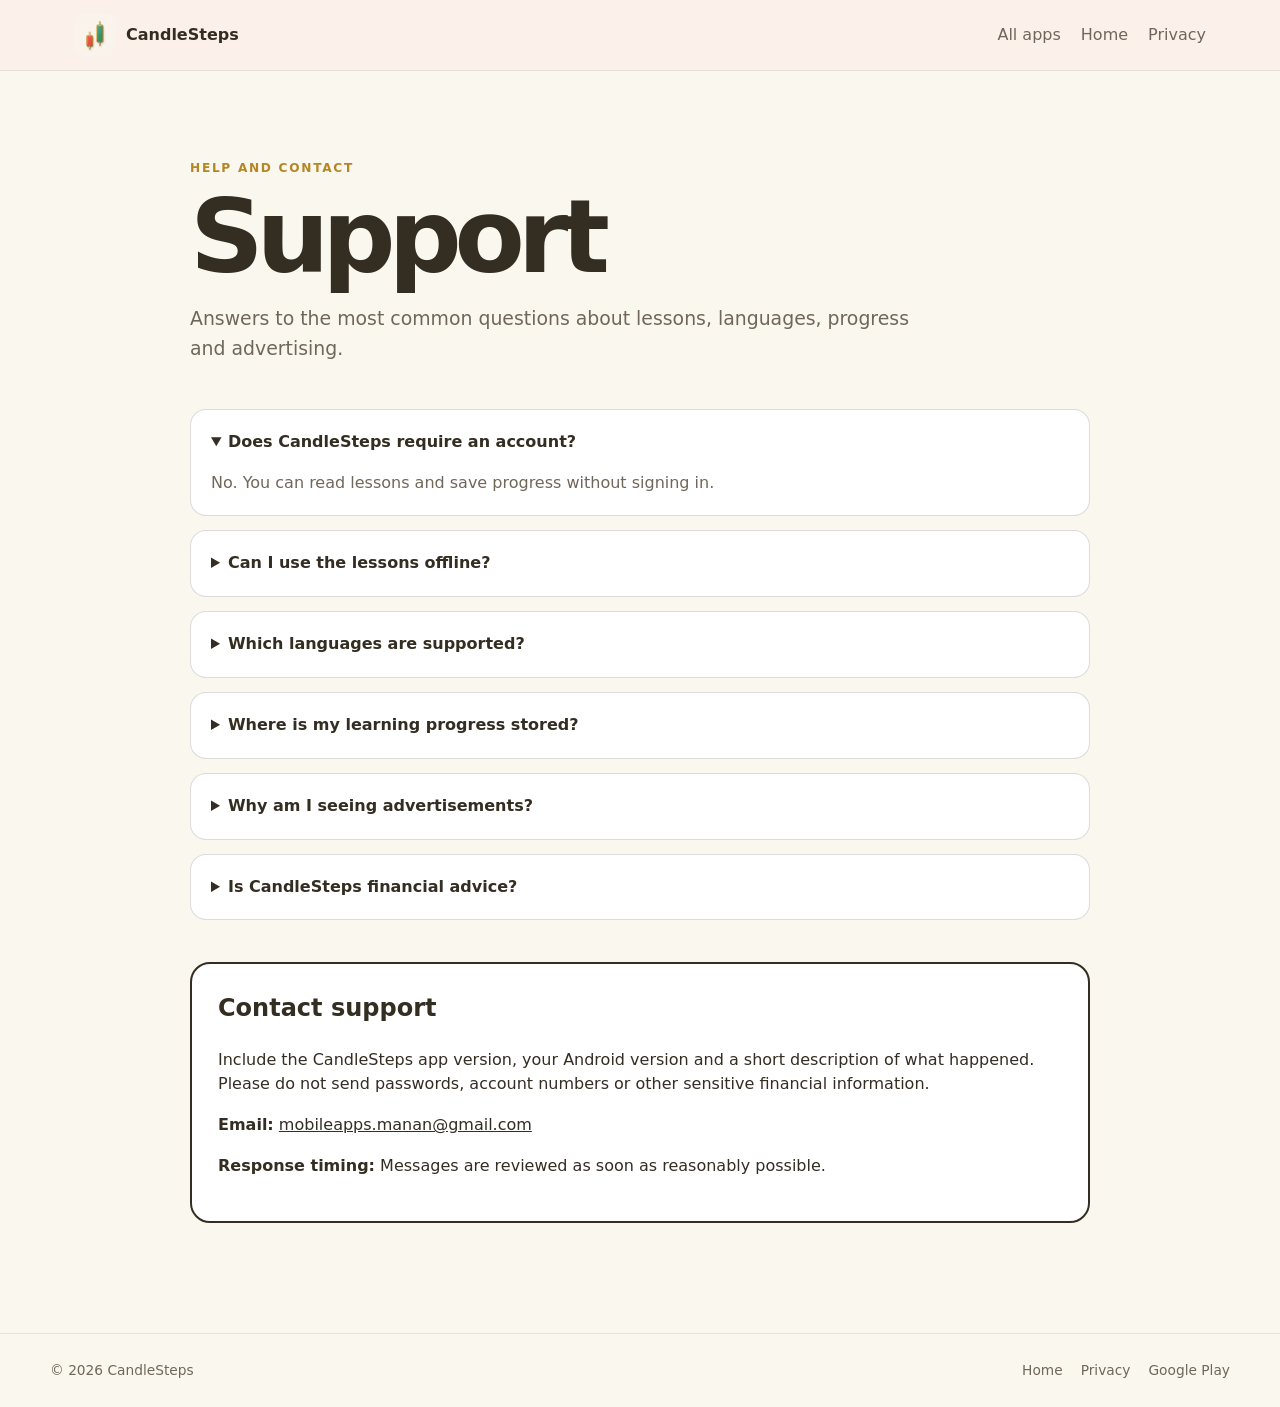
<file: candle-steps/support.html>
<!doctype html>
<html lang="en">
<head>
  <meta charset="utf-8"><meta name="viewport" content="width=device-width, initial-scale=1"><meta name="theme-color" content="#FAF7EF">
  <meta name="description" content="Support information for CandleSteps."><title>Support — CandleSteps</title>
  <link rel="icon" href="assets/images/favicon-32.png" sizes="32x32"><link rel="stylesheet" href="assets/css/styles.css">
</head>
<body class="page-shell">
  <a class="skip-link" href="#content">Skip to content</a>
  <header class="page-header"><div class="page-header-inner"><a class="page-brand" href="index.html"><img src="assets/images/app-icon.png" alt=""><span>CandleSteps</span></a><nav class="page-nav" aria-label="Page navigation"><a href="../index.html">All apps</a><a href="index.html">Home</a><a href="privacy.html">Privacy</a></nav></div></header>
  <main id="content" class="page-main">
    <p class="page-kicker">Help and contact</p><h1 class="page-title">Support</h1>
    <p class="page-lead">Answers to the most common questions about lessons, languages, progress and advertising.</p>
    <section class="faq" aria-label="Frequently asked questions">
      <details open><summary>Does CandleSteps require an account?</summary><p>No. You can read lessons and save progress without signing in.</p></details>
      <details><summary>Can I use the lessons offline?</summary><p>Yes. The lesson content is included with the app. An internet connection is used for advertising, privacy choices and opening external links.</p></details>
      <details><summary>Which languages are supported?</summary><p>English, Hindi, Gujarati, Bengali, Latin American Spanish, Filipino, French, Indonesian, Kannada, Malayalam, Marathi, Punjabi, Brazilian Portuguese, Tamil, Telugu, Thai, Turkish and Vietnamese.</p></details>
      <details><summary>Where is my learning progress stored?</summary><p>Your selected language, text size, completed lessons and last-opened lesson are stored locally on the Android device. Android backup may restore eligible preferences, depending on your settings.</p></details>
      <details><summary>Why am I seeing advertisements?</summary><p>CandleSteps is supported by ads. A banner may appear with lessons, and an occasional full-screen ad may appear between lessons. Privacy choices are offered where required.</p></details>
      <details><summary>Is CandleSteps financial advice?</summary><p>No. CandleSteps is educational reference material. It does not recommend investments, provide personal financial advice or execute trades.</p></details>
    </section>
    <section class="contact-card"><h2>Contact support</h2><p>Include the CandleSteps app version, your Android version and a short description of what happened. Please do not send passwords, account numbers or other sensitive financial information.</p><p><strong>Email:</strong> <a href="mailto:mobileapps.manan@gmail.com">mobileapps.manan@gmail.com</a></p><p><strong>Response timing:</strong> Messages are reviewed as soon as reasonably possible.</p></section>
  </main>
  <footer class="site-footer"><div class="footer-inner"><span>© <span data-year></span> CandleSteps</span><div class="footer-links"><a href="index.html">Home</a><a href="privacy.html">Privacy</a><a href="https://play.google.com/store/apps/details?id=com.manan.candlesteps" target="_blank" rel="noopener">Google Play</a></div></div></footer>
  <script src="assets/js/main.js"></script>
</body>
</html>
</file>
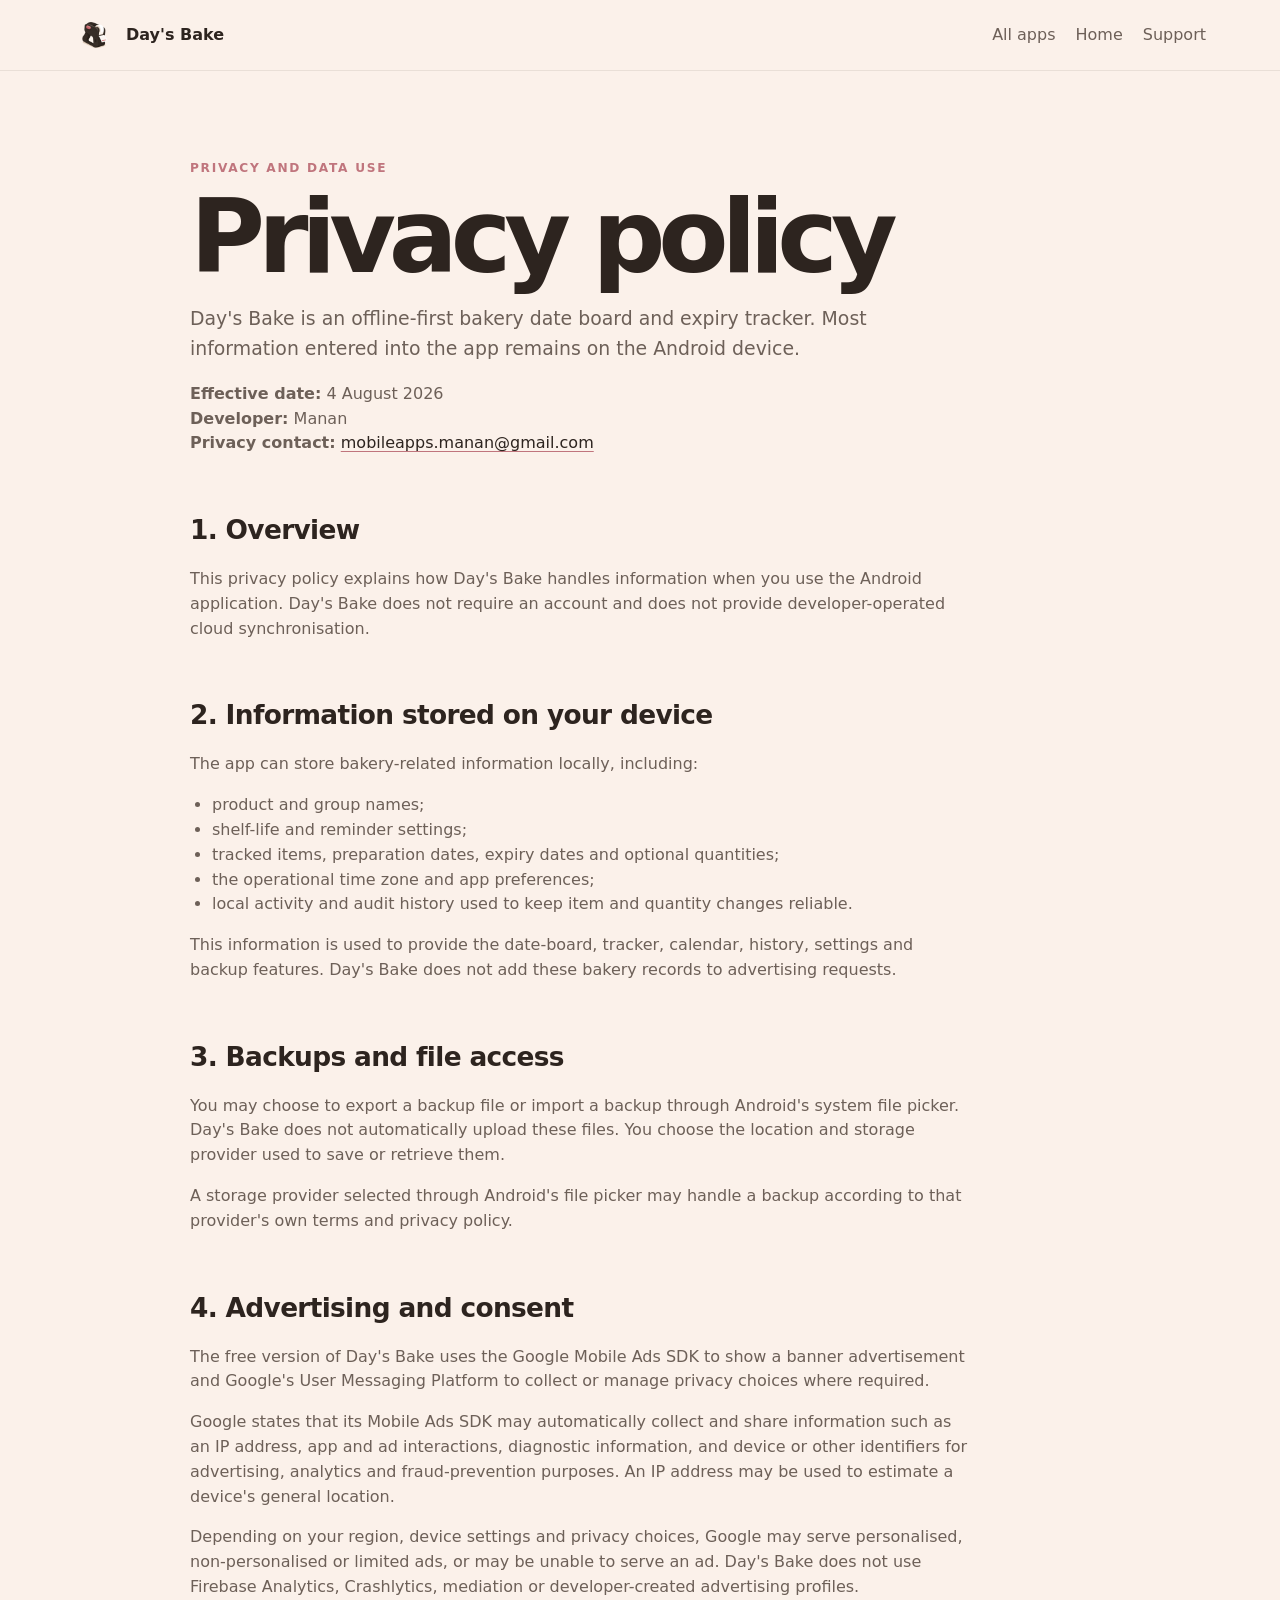
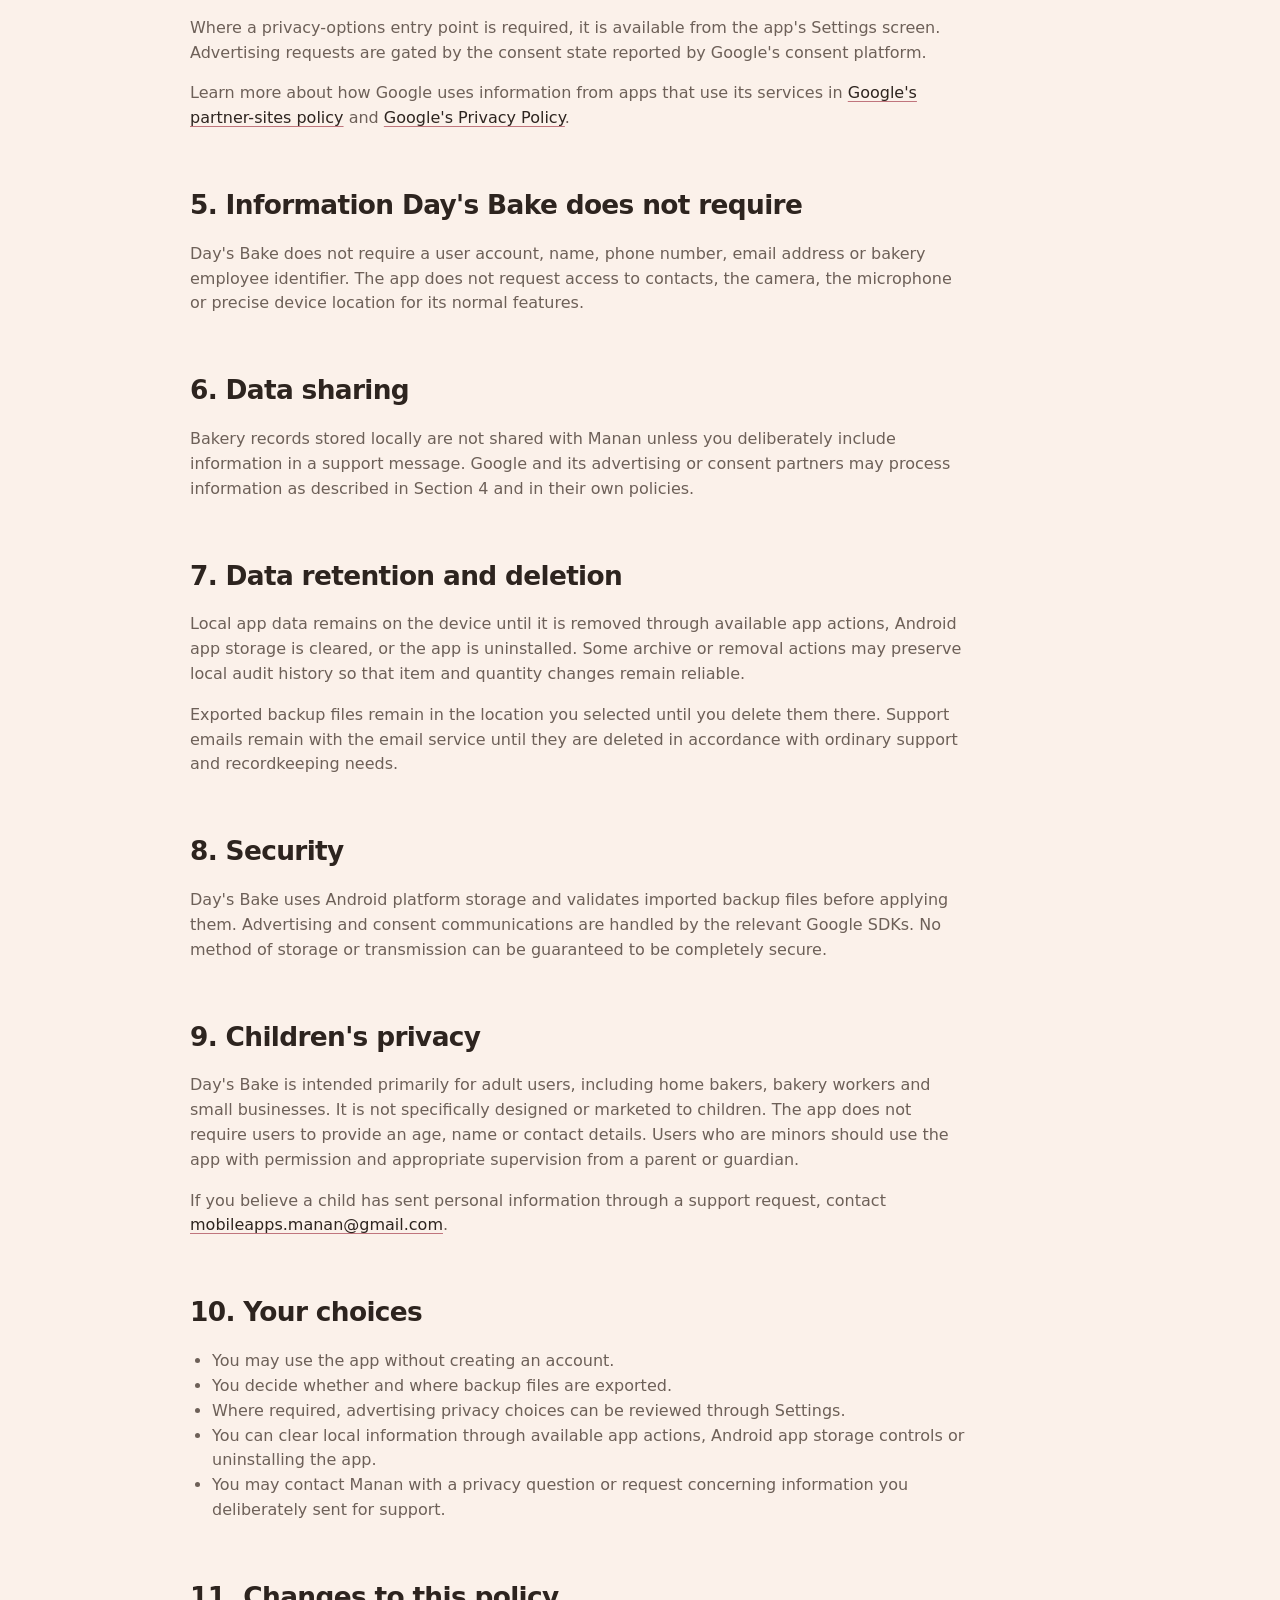
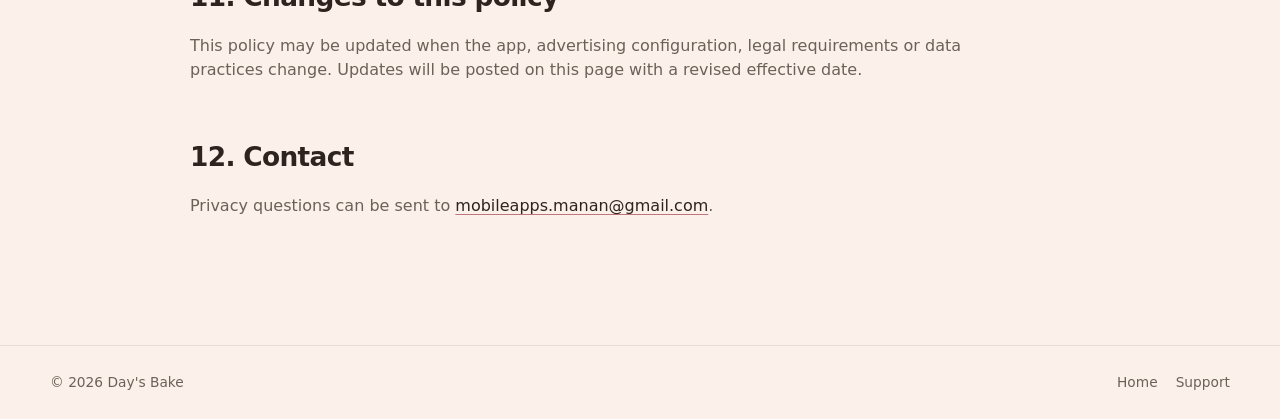
<file: days-bake/privacy.html>
<!doctype html>
<html lang="en">
<head>
  <meta charset="utf-8">
  <meta name="viewport" content="width=device-width, initial-scale=1">
  <meta name="theme-color" content="#FBF1EA">
  <meta name="description" content="Privacy policy for Day's Bake.">
  <title>Privacy Policy — Day's Bake</title>
  <link rel="icon" href="assets/images/favicon-32.png" sizes="32x32">
  <link rel="stylesheet" href="assets/css/styles.css">
</head>
<body class="page-shell">
  <a class="skip-link" href="#content">Skip to content</a>

  <header class="page-header">
    <div class="page-header-inner">
      <a class="page-brand" href="index.html">
        <img src="assets/images/app-icon.png" alt="">
        <span>Day's Bake</span>
      </a>
      <nav class="page-nav" aria-label="Page navigation">
        <a href="../index.html">All apps</a>
        <a href="index.html">Home</a>
        <a href="support.html">Support</a>
      </nav>
    </div>
  </header>

  <main id="content" class="page-main">
    <p class="page-kicker">Privacy and data use</p>
    <h1 class="page-title">Privacy policy</h1>
    <p class="page-lead">
      Day's Bake is an offline-first bakery date board and expiry tracker.
      Most information entered into the app remains on the Android device.
    </p>

    <article class="prose">
      <p>
        <strong>Effective date:</strong> 4 August 2026<br>
        <strong>Developer:</strong> Manan<br>
        <strong>Privacy contact:</strong>
        <a href="mailto:mobileapps.manan@gmail.com">mobileapps.manan@gmail.com</a>
      </p>

      <h2>1. Overview</h2>
      <p>
        This privacy policy explains how Day's Bake handles information when
        you use the Android application. Day's Bake does not require an
        account and does not provide developer-operated cloud synchronisation.
      </p>

      <h2>2. Information stored on your device</h2>
      <p>The app can store bakery-related information locally, including:</p>
      <ul>
        <li>product and group names;</li>
        <li>shelf-life and reminder settings;</li>
        <li>tracked items, preparation dates, expiry dates and optional quantities;</li>
        <li>the operational time zone and app preferences;</li>
        <li>local activity and audit history used to keep item and quantity changes reliable.</li>
      </ul>
      <p>
        This information is used to provide the date-board, tracker, calendar,
        history, settings and backup features. Day's Bake does not add these
        bakery records to advertising requests.
      </p>

      <h2>3. Backups and file access</h2>
      <p>
        You may choose to export a backup file or import a backup through
        Android's system file picker. Day's Bake does not automatically upload
        these files. You choose the location and storage provider used to save
        or retrieve them.
      </p>
      <p>
        A storage provider selected through Android's file picker may handle a
        backup according to that provider's own terms and privacy policy.
      </p>

      <h2>4. Advertising and consent</h2>
      <p>
        The free version of Day's Bake uses the Google Mobile Ads SDK to show
        a banner advertisement and Google's User Messaging Platform to collect
        or manage privacy choices where required.
      </p>
      <p>
        Google states that its Mobile Ads SDK may automatically collect and
        share information such as an IP address, app and ad interactions,
        diagnostic information, and device or other identifiers for
        advertising, analytics and fraud-prevention purposes. An IP address
        may be used to estimate a device's general location.
      </p>
      <p>
        Depending on your region, device settings and privacy choices, Google
        may serve personalised, non-personalised or limited ads, or may be
        unable to serve an ad. Day's Bake does not use Firebase Analytics,
        Crashlytics, mediation or developer-created advertising profiles.
      </p>
      <p>
        Where a privacy-options entry point is required, it is available from
        the app's Settings screen. Advertising requests are gated by the
        consent state reported by Google's consent platform.
      </p>
      <p>
        Learn more about how Google uses information from apps that use its
        services in
        <a href="https://policies.google.com/technologies/partner-sites"
           rel="noopener noreferrer">Google's partner-sites policy</a>
        and
        <a href="https://policies.google.com/privacy"
           rel="noopener noreferrer">Google's Privacy Policy</a>.
      </p>

      <h2>5. Information Day's Bake does not require</h2>
      <p>
        Day's Bake does not require a user account, name, phone number, email
        address or bakery employee identifier. The app does not request access
        to contacts, the camera, the microphone or precise device location for
        its normal features.
      </p>

      <h2>6. Data sharing</h2>
      <p>
        Bakery records stored locally are not shared with Manan unless you
        deliberately include information in a support message. Google and its
        advertising or consent partners may process information as described
        in Section 4 and in their own policies.
      </p>

      <h2>7. Data retention and deletion</h2>
      <p>
        Local app data remains on the device until it is removed through
        available app actions, Android app storage is cleared, or the app is
        uninstalled. Some archive or removal actions may preserve local audit
        history so that item and quantity changes remain reliable.
      </p>
      <p>
        Exported backup files remain in the location you selected until you
        delete them there. Support emails remain with the email service until
        they are deleted in accordance with ordinary support and recordkeeping
        needs.
      </p>

      <h2>8. Security</h2>
      <p>
        Day's Bake uses Android platform storage and validates imported backup
        files before applying them. Advertising and consent communications are
        handled by the relevant Google SDKs. No method of storage or
        transmission can be guaranteed to be completely secure.
      </p>

      <h2>9. Children's privacy</h2>
      <p>
        Day's Bake is intended primarily for adult users, including home
        bakers, bakery workers and small businesses. It is not specifically
        designed or marketed to children. The app does not require users to
        provide an age, name or contact details. Users who are minors should
        use the app with permission and appropriate supervision from a parent
        or guardian.
      </p>
      <p>
        If you believe a child has sent personal information through a support
        request, contact
        <a href="mailto:mobileapps.manan@gmail.com">mobileapps.manan@gmail.com</a>.
      </p>

      <h2>10. Your choices</h2>
      <ul>
        <li>You may use the app without creating an account.</li>
        <li>You decide whether and where backup files are exported.</li>
        <li>Where required, advertising privacy choices can be reviewed through Settings.</li>
        <li>You can clear local information through available app actions, Android app storage controls or uninstalling the app.</li>
        <li>You may contact Manan with a privacy question or request concerning information you deliberately sent for support.</li>
      </ul>

      <h2>11. Changes to this policy</h2>
      <p>
        This policy may be updated when the app, advertising configuration,
        legal requirements or data practices change. Updates will be posted on
        this page with a revised effective date.
      </p>

      <h2>12. Contact</h2>
      <p>
        Privacy questions can be sent to
        <a href="mailto:mobileapps.manan@gmail.com">mobileapps.manan@gmail.com</a>.
      </p>
    </article>
  </main>

  <footer class="site-footer">
    <div class="footer-inner">
      <span>© <span data-year></span> Day's Bake</span>
      <div class="footer-links">
        <a href="index.html">Home</a>
        <a href="support.html">Support</a>
      </div>
    </div>
  </footer>

  <script src="assets/js/main.js"></script>
</body>
</html>
</file>
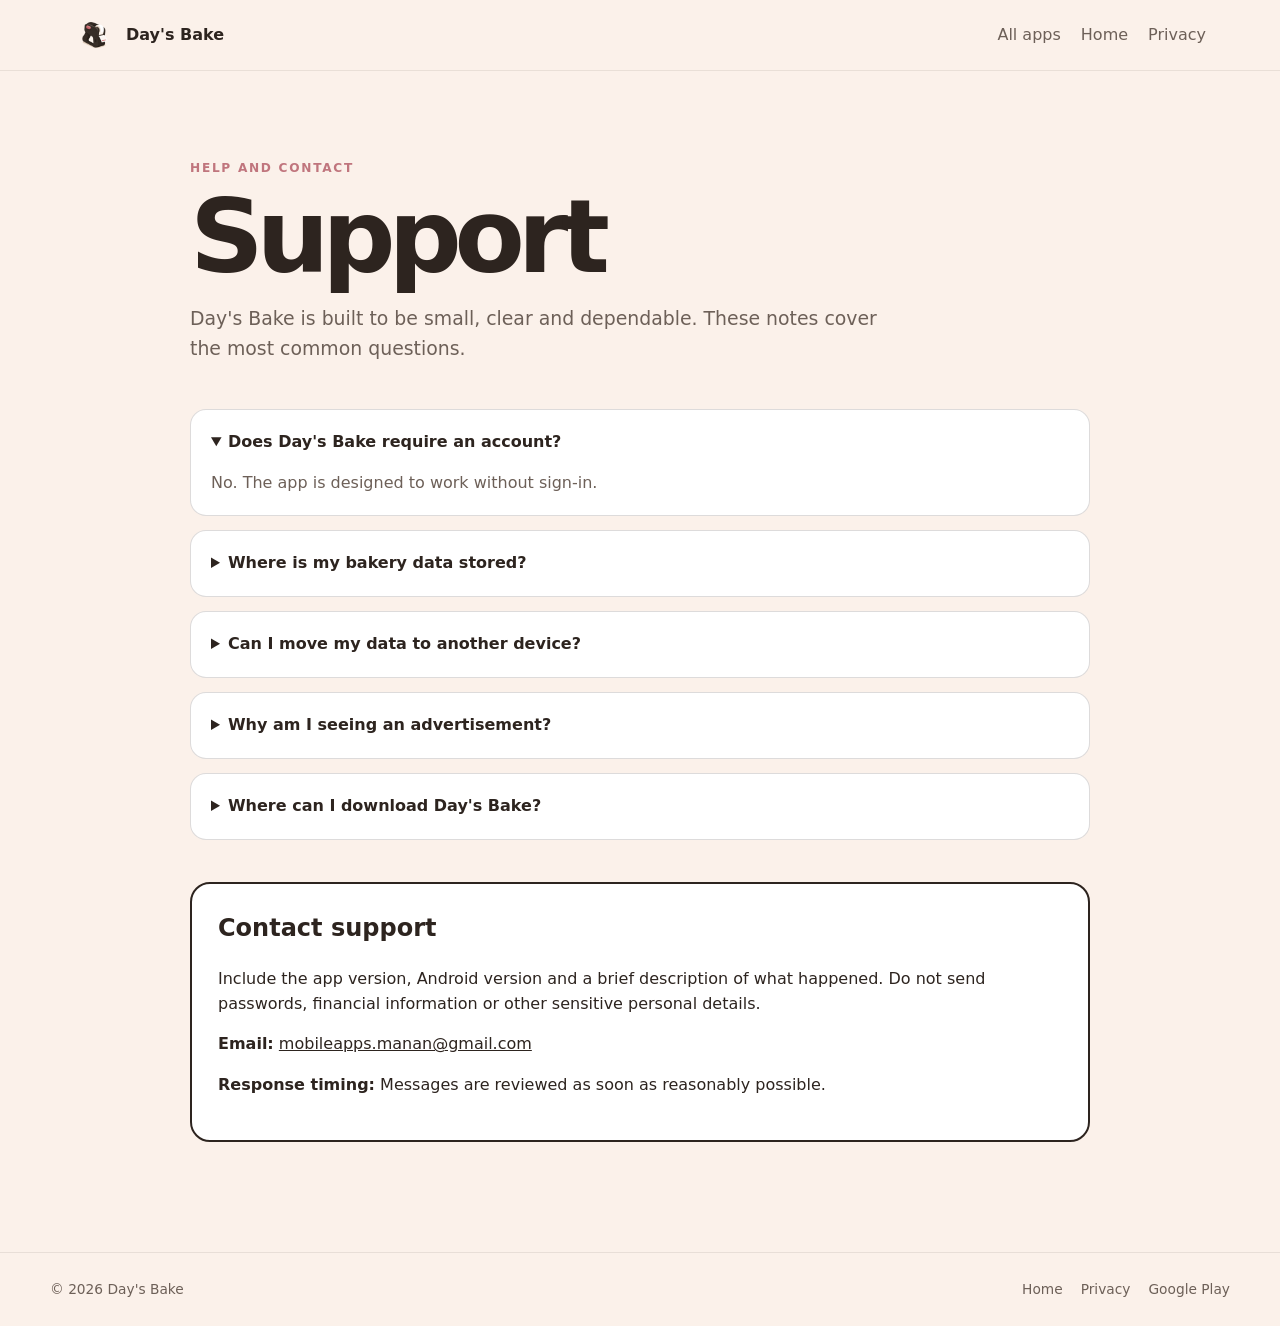
<file: days-bake/support.html>
<!doctype html>
<html lang="en">
<head>
  <meta charset="utf-8">
  <meta name="viewport" content="width=device-width, initial-scale=1">
  <meta name="theme-color" content="#FBF1EA">
  <meta name="description" content="Support information for Day's Bake.">
  <title>Support — Day's Bake</title>
  <link rel="icon" href="assets/images/favicon-32.png" sizes="32x32">
  <link rel="stylesheet" href="assets/css/styles.css">
</head>
<body class="page-shell">
  <a class="skip-link" href="#content">Skip to content</a>

  <header class="page-header">
    <div class="page-header-inner">
      <a class="page-brand" href="index.html">
        <img src="assets/images/app-icon.png" alt="">
        <span>Day's Bake</span>
      </a>
      <nav class="page-nav" aria-label="Page navigation">
        <a href="../index.html">All apps</a>
        <a href="index.html">Home</a>
        <a href="privacy.html">Privacy</a>
      </nav>
    </div>
  </header>

  <main id="content" class="page-main">
    <p class="page-kicker">Help and contact</p>
    <h1 class="page-title">Support</h1>
    <p class="page-lead">
      Day's Bake is built to be small, clear and dependable. These notes cover
      the most common questions.
    </p>

    <section class="faq" aria-label="Frequently asked questions">
      <details open>
        <summary>Does Day's Bake require an account?</summary>
        <p>No. The app is designed to work without sign-in.</p>
      </details>

      <details>
        <summary>Where is my bakery data stored?</summary>
        <p>Product templates, tracked items, history and settings are stored locally on the Android device.</p>
      </details>

      <details>
        <summary>Can I move my data to another device?</summary>
        <p>You can export a validated backup file and import it through Android's system file picker.</p>
      </details>

      <details>
        <summary>Why am I seeing an advertisement?</summary>
        <p>Day's Bake is supported by one restrained banner advertisement. Consent and privacy options are shown where required.</p>
      </details>

      <details>
        <summary>Where can I download Day's Bake?</summary>
        <p>Day's Bake is available from <a href="https://play.google.com/store/apps/details?id=com.manan.daysbake" target="_blank" rel="noopener">Google Play</a>.</p>
      </details>
    </section>

    <section class="contact-card">
      <h2>Contact support</h2>
      <p>
        Include the app version, Android version and a brief description of
        what happened. Do not send passwords, financial information or other
        sensitive personal details.
      </p>
      <p>
        <strong>Email:</strong>
        <a href="mailto:mobileapps.manan@gmail.com">mobileapps.manan@gmail.com</a>
      </p>
      <p><strong>Response timing:</strong> Messages are reviewed as soon as reasonably possible.</p>
    </section>
  </main>

  <footer class="site-footer">
    <div class="footer-inner">
      <span>© <span data-year></span> Day's Bake</span>
      <div class="footer-links">
        <a href="index.html">Home</a>
        <a href="privacy.html">Privacy</a>
        <a href="https://play.google.com/store/apps/details?id=com.manan.daysbake" target="_blank" rel="noopener">Google Play</a>
      </div>
    </div>
  </footer>

  <script src="assets/js/main.js"></script>
</body>
</html>
</file>
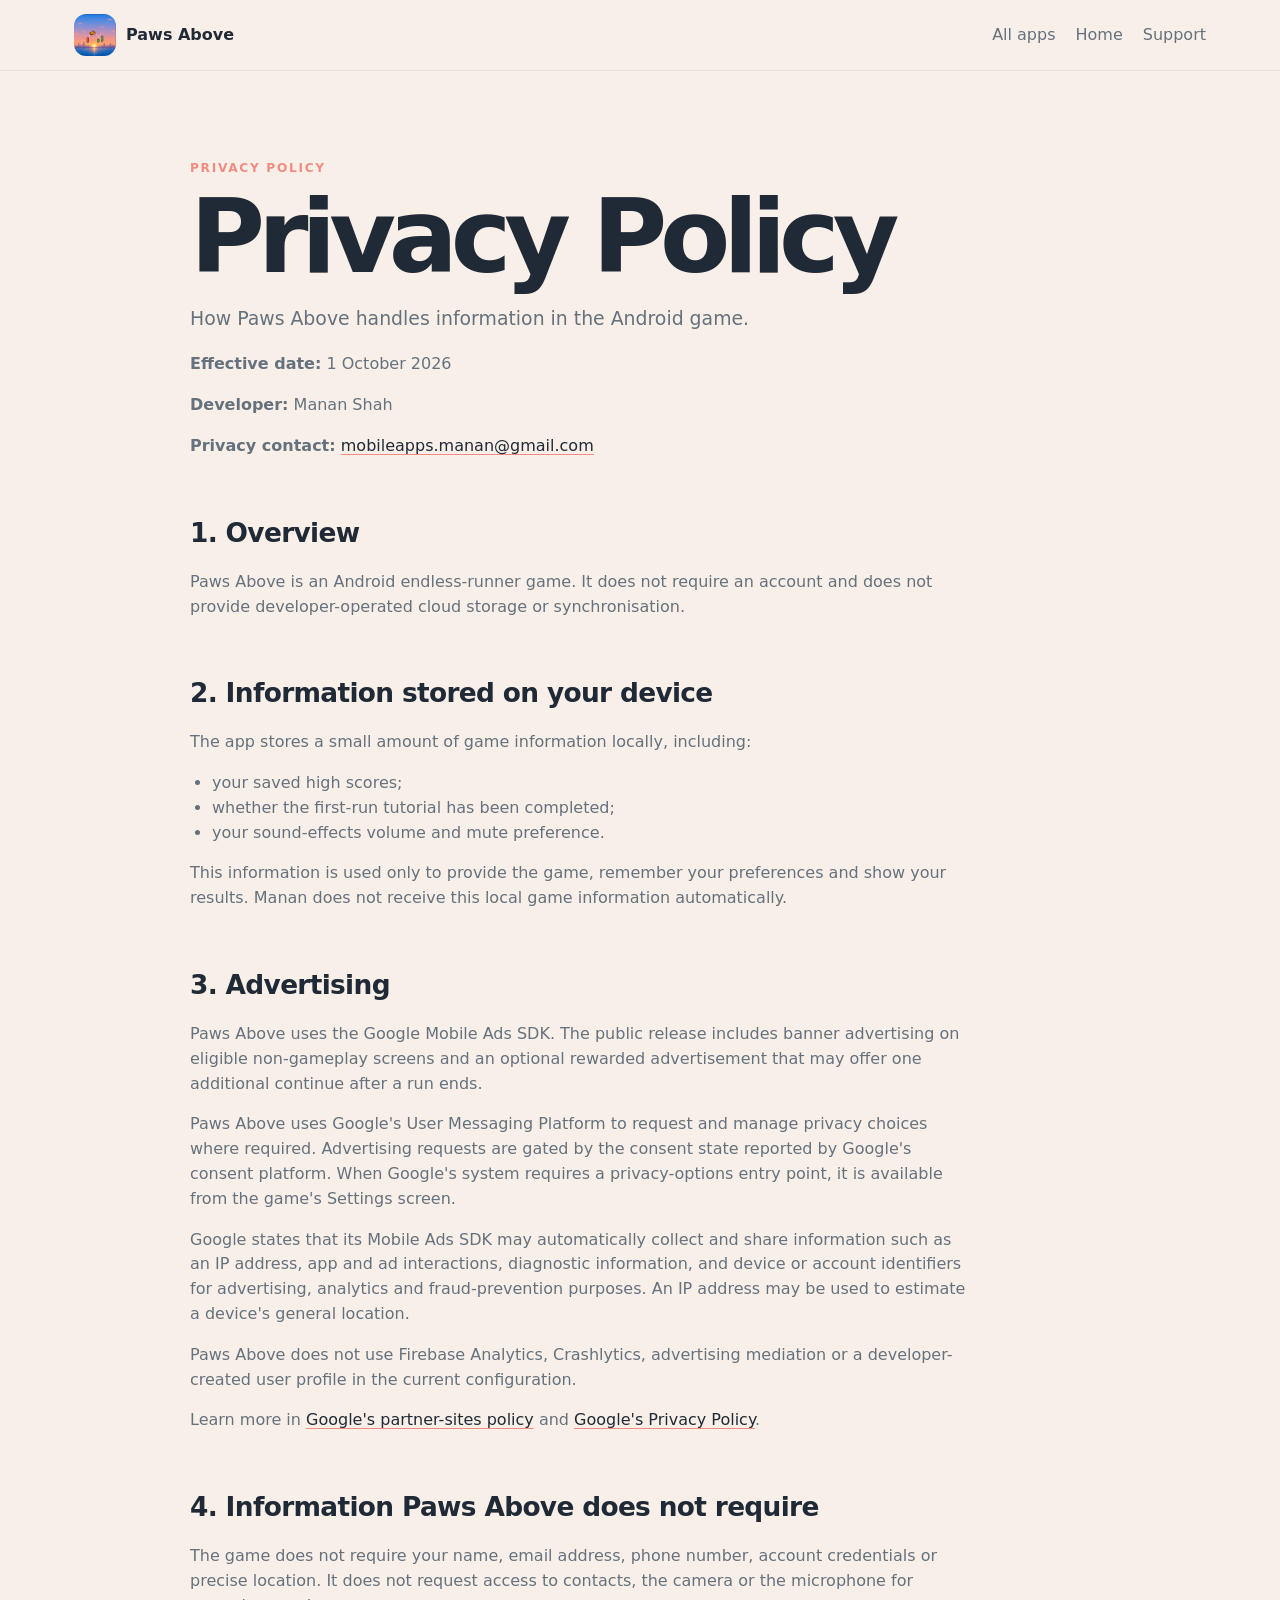
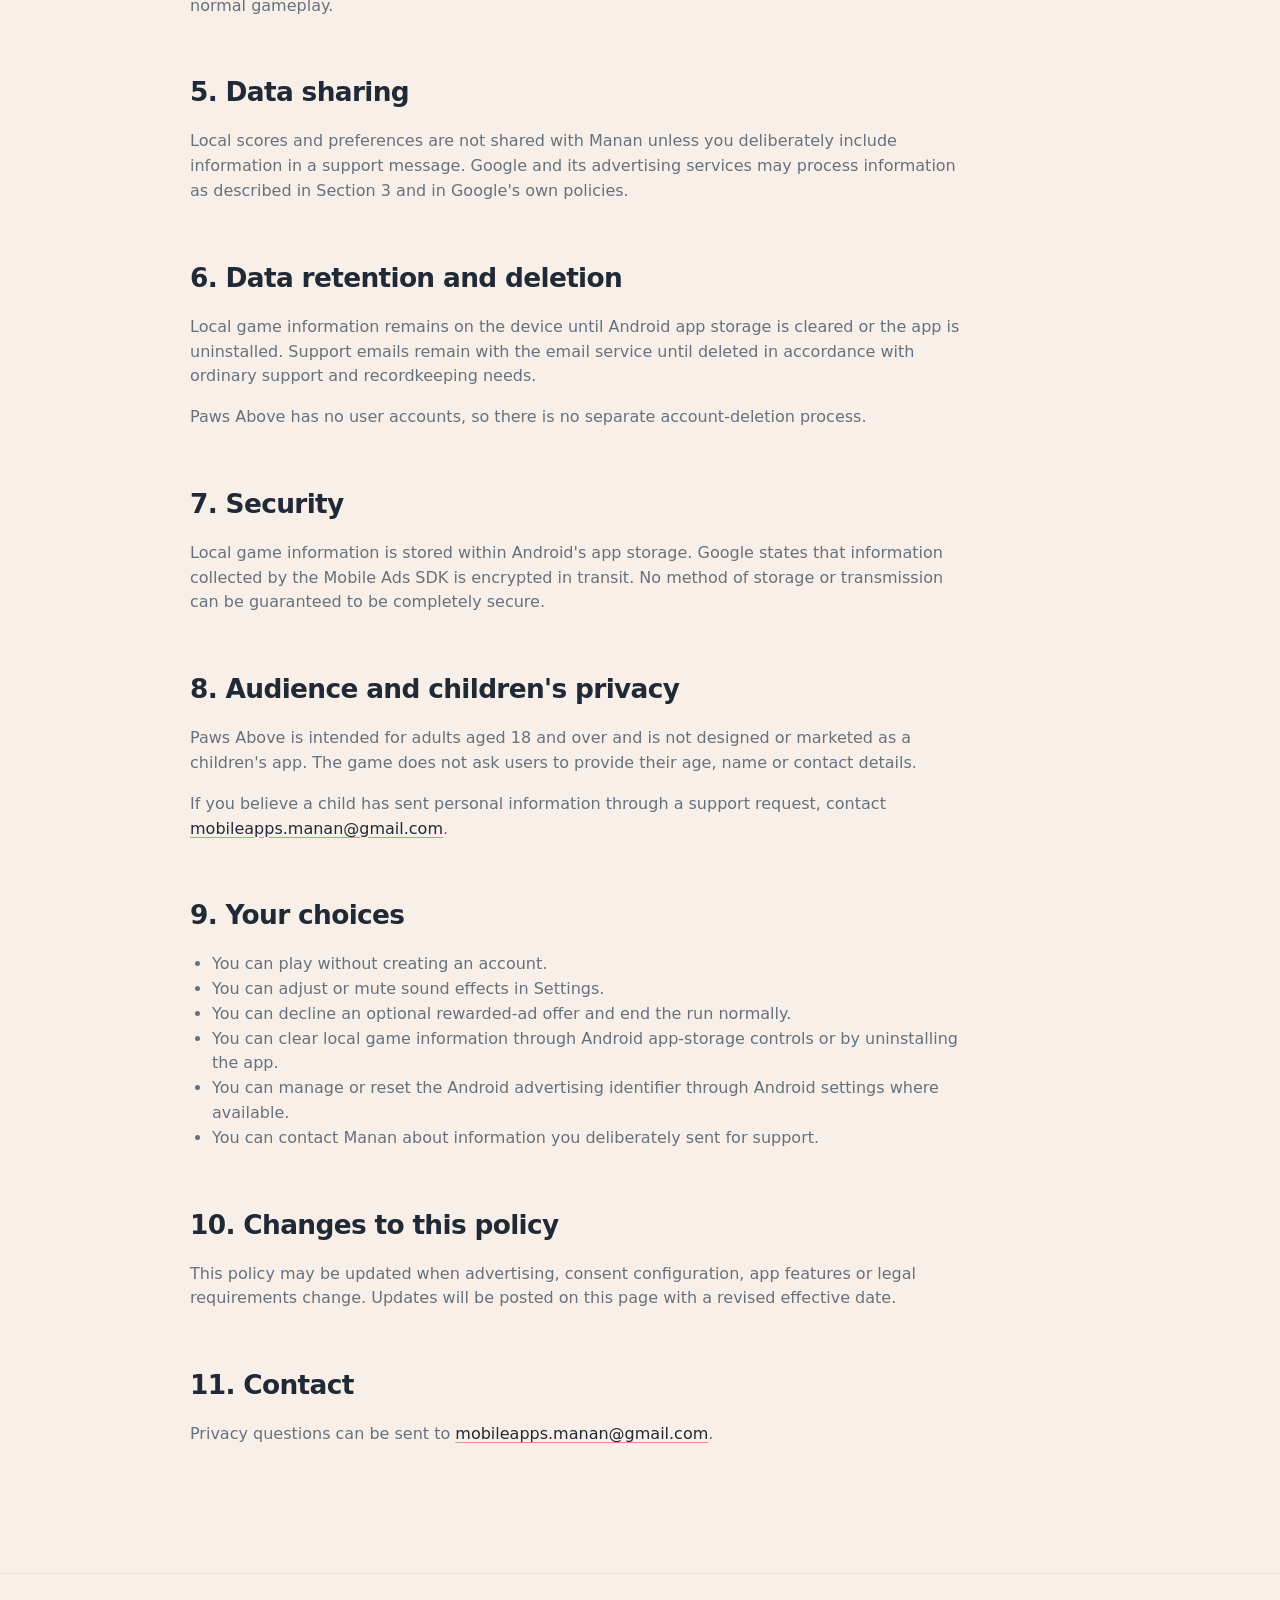
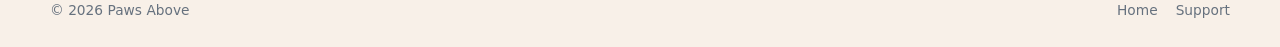
<file: paws-above/privacy.html>
<!doctype html>
<html lang="en">
<head>
  <meta charset="utf-8">
  <meta name="viewport" content="width=device-width, initial-scale=1">
  <meta name="theme-color" content="#F8F0E8">
  <meta name="description" content="Privacy policy for Paws Above.">
  <title>Privacy Policy — Paws Above</title>
  <link rel="icon" href="assets/images/favicon-32.png" sizes="32x32">
  <link rel="stylesheet" href="assets/css/styles.css">
</head>
<body class="page-shell">
  <a class="skip-link" href="#content">Skip to content</a>

  <header class="page-header">
    <div class="page-header-inner">
      <a class="page-brand" href="index.html">
        <img src="assets/images/app-icon.png" alt="">
        <span>Paws Above</span>
      </a>
      <nav class="page-nav" aria-label="Page navigation">
        <a href="../index.html">All apps</a>
        <a href="index.html">Home</a>
        <a href="support.html">Support</a>
      </nav>
    </div>
  </header>

  <main id="content" class="page-main">
    <p class="page-kicker">Privacy policy</p>
    <h1 class="page-title">Privacy Policy</h1>
    <p class="page-lead">How Paws Above handles information in the Android game.</p>

    <article class="prose">
      <p><strong>Effective date:</strong> 1 October 2026</p>
      <p><strong>Developer:</strong> Manan Shah</p>
      <p><strong>Privacy contact:</strong> <a href="mailto:mobileapps.manan@gmail.com">mobileapps.manan@gmail.com</a></p>

      <h2>1. Overview</h2>
      <p>Paws Above is an Android endless-runner game. It does not require an account and does not provide developer-operated cloud storage or synchronisation.</p>

      <h2>2. Information stored on your device</h2>
      <p>The app stores a small amount of game information locally, including:</p>
      <ul>
        <li>your saved high scores;</li>
        <li>whether the first-run tutorial has been completed;</li>
        <li>your sound-effects volume and mute preference.</li>
      </ul>
      <p>This information is used only to provide the game, remember your preferences and show your results. Manan does not receive this local game information automatically.</p>

      <h2>3. Advertising</h2>
      <p>Paws Above uses the Google Mobile Ads SDK. The public release includes banner advertising on eligible non-gameplay screens and an optional rewarded advertisement that may offer one additional continue after a run ends.</p>
      <p>Paws Above uses Google's User Messaging Platform to request and manage privacy choices where required. Advertising requests are gated by the consent state reported by Google's consent platform. When Google's system requires a privacy-options entry point, it is available from the game's Settings screen.</p>
      <p>Google states that its Mobile Ads SDK may automatically collect and share information such as an IP address, app and ad interactions, diagnostic information, and device or account identifiers for advertising, analytics and fraud-prevention purposes. An IP address may be used to estimate a device's general location.</p>
      <p>Paws Above does not use Firebase Analytics, Crashlytics, advertising mediation or a developer-created user profile in the current configuration.</p>
      <p>Learn more in <a href="https://policies.google.com/technologies/partner-sites" rel="noopener noreferrer">Google's partner-sites policy</a> and <a href="https://policies.google.com/privacy" rel="noopener noreferrer">Google's Privacy Policy</a>.</p>

      <h2>4. Information Paws Above does not require</h2>
      <p>The game does not require your name, email address, phone number, account credentials or precise location. It does not request access to contacts, the camera or the microphone for normal gameplay.</p>

      <h2>5. Data sharing</h2>
      <p>Local scores and preferences are not shared with Manan unless you deliberately include information in a support message. Google and its advertising services may process information as described in Section 3 and in Google's own policies.</p>

      <h2>6. Data retention and deletion</h2>
      <p>Local game information remains on the device until Android app storage is cleared or the app is uninstalled. Support emails remain with the email service until deleted in accordance with ordinary support and recordkeeping needs.</p>
      <p>Paws Above has no user accounts, so there is no separate account-deletion process.</p>

      <h2>7. Security</h2>
      <p>Local game information is stored within Android's app storage. Google states that information collected by the Mobile Ads SDK is encrypted in transit. No method of storage or transmission can be guaranteed to be completely secure.</p>

      <h2>8. Audience and children's privacy</h2>
      <p>Paws Above is intended for adults aged 18 and over and is not designed or marketed as a children's app. The game does not ask users to provide their age, name or contact details.</p>
      <p>If you believe a child has sent personal information through a support request, contact <a href="mailto:mobileapps.manan@gmail.com">mobileapps.manan@gmail.com</a>.</p>

      <h2>9. Your choices</h2>
      <ul>
        <li>You can play without creating an account.</li>
        <li>You can adjust or mute sound effects in Settings.</li>
        <li>You can decline an optional rewarded-ad offer and end the run normally.</li>
        <li>You can clear local game information through Android app-storage controls or by uninstalling the app.</li>
        <li>You can manage or reset the Android advertising identifier through Android settings where available.</li>
        <li>You can contact Manan about information you deliberately sent for support.</li>
      </ul>

      <h2>10. Changes to this policy</h2>
      <p>This policy may be updated when advertising, consent configuration, app features or legal requirements change. Updates will be posted on this page with a revised effective date.</p>

      <h2>11. Contact</h2>
      <p>Privacy questions can be sent to <a href="mailto:mobileapps.manan@gmail.com">mobileapps.manan@gmail.com</a>.</p>
    </article>
  </main>

  <footer class="site-footer">
    <div class="footer-inner">
      <span>© <span data-year></span> Paws Above</span>
      <div class="footer-links">
        <a href="index.html">Home</a>
        <a href="support.html">Support</a>
      </div>
    </div>
  </footer>

  <script src="assets/js/main.js"></script>
</body>
</html>
</file>
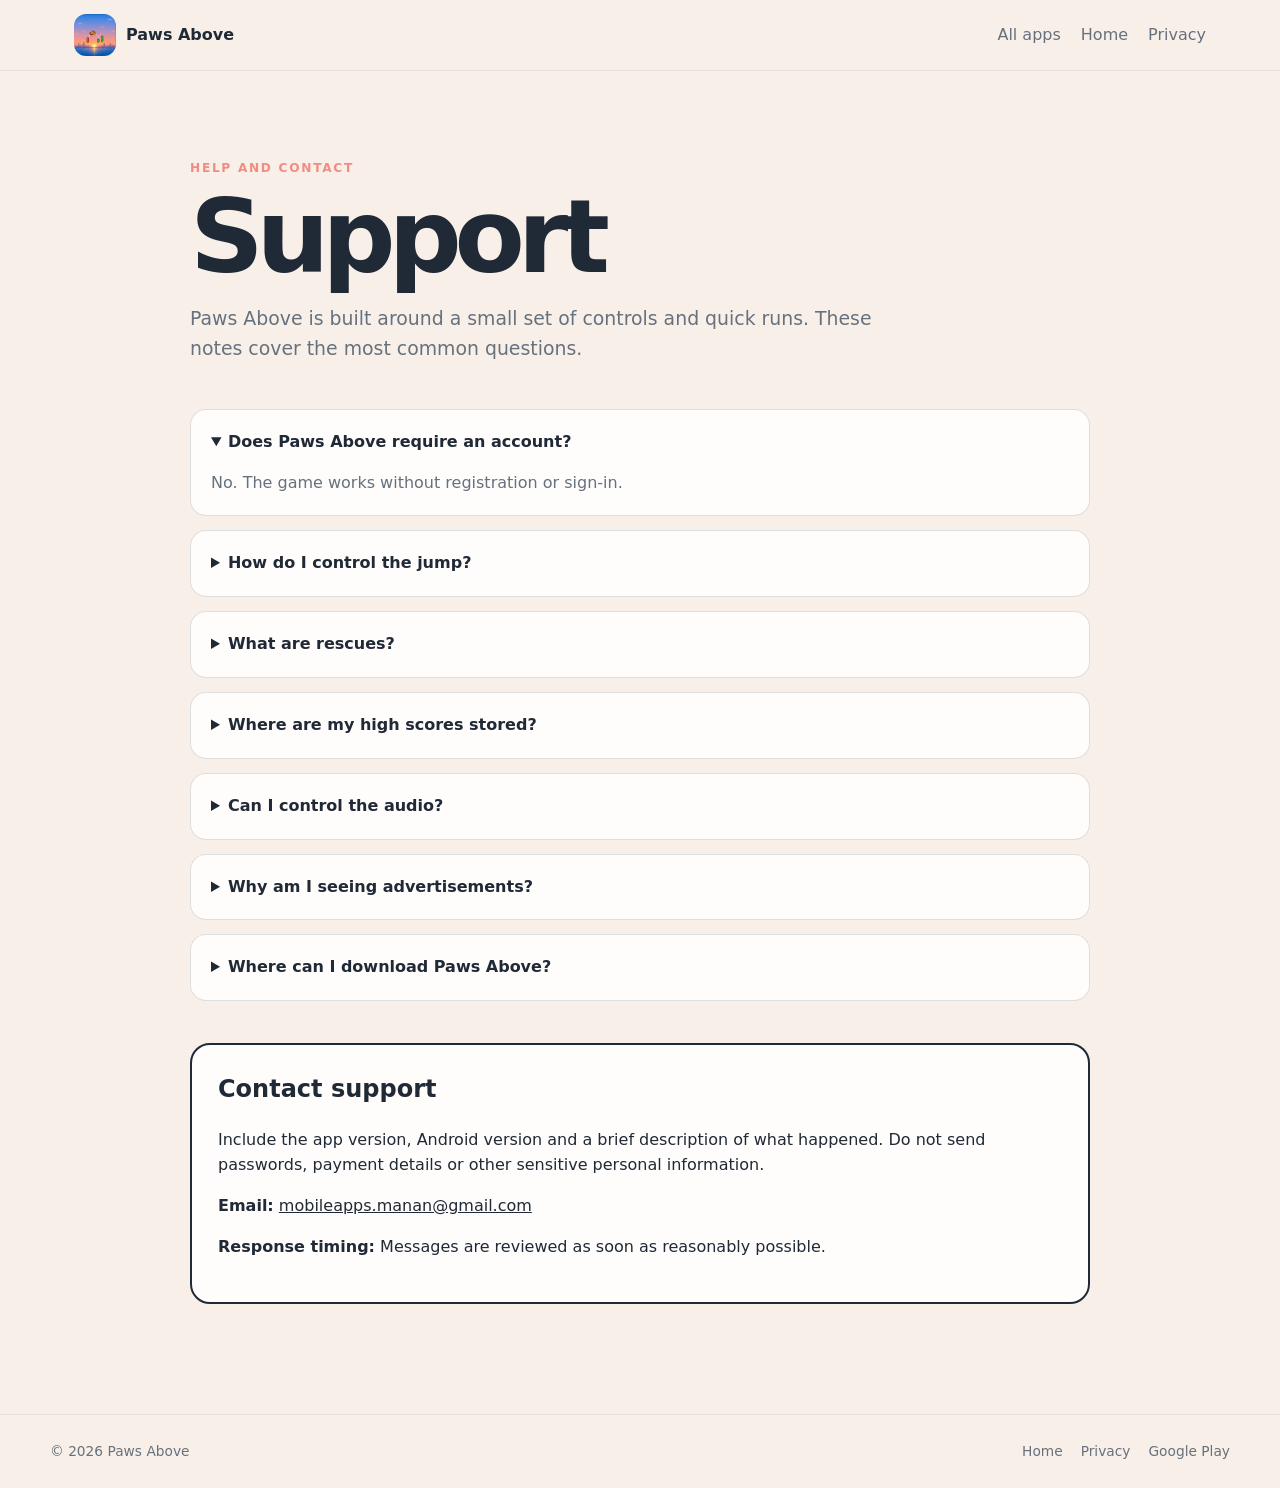
<file: paws-above/support.html>
<!doctype html>
<html lang="en">
<head>
  <meta charset="utf-8">
  <meta name="viewport" content="width=device-width, initial-scale=1">
  <meta name="theme-color" content="#F8F0E8">
  <meta name="description" content="Support information for Paws Above.">
  <title>Support — Paws Above</title>
  <link rel="icon" href="assets/images/favicon-32.png" sizes="32x32">
  <link rel="stylesheet" href="assets/css/styles.css">
</head>
<body class="page-shell">
  <a class="skip-link" href="#content">Skip to content</a>

  <header class="page-header">
    <div class="page-header-inner">
      <a class="page-brand" href="index.html">
        <img src="assets/images/app-icon.png" alt="">
        <span>Paws Above</span>
      </a>
      <nav class="page-nav" aria-label="Page navigation">
        <a href="../index.html">All apps</a>
        <a href="index.html">Home</a>
        <a href="privacy.html">Privacy</a>
      </nav>
    </div>
  </header>

  <main id="content" class="page-main">
    <p class="page-kicker">Help and contact</p>
    <h1 class="page-title">Support</h1>
    <p class="page-lead">Paws Above is built around a small set of controls and quick runs. These notes cover the most common questions.</p>

    <section class="faq" aria-label="Frequently asked questions">
      <details open>
        <summary>Does Paws Above require an account?</summary>
        <p>No. The game works without registration or sign-in.</p>
      </details>

      <details>
        <summary>How do I control the jump?</summary>
        <p>Swipe up for a higher jump and swipe down for a shallower jump. The goal is to land on the next candle platform.</p>
      </details>

      <details>
        <summary>What are rescues?</summary>
        <p>A run begins with three bed rescues. A rescue returns the cat safely after a missed landing. When they are gone, an optional rewarded continue may be offered.</p>
      </details>

      <details>
        <summary>Where are my high scores stored?</summary>
        <p>High scores, tutorial completion and SFX settings are stored locally on the Android device.</p>
      </details>

      <details>
        <summary>Can I control the audio?</summary>
        <p>The Settings screen includes a sound-effects control. Paws Above does not use background music in the current release.</p>
      </details>

      <details>
        <summary>Why am I seeing advertisements?</summary>
        <p>Paws Above is supported by banner advertising on eligible non-gameplay screens. After a missed run, an optional rewarded ad may offer one additional continue. Privacy choices are shown where required.</p>
      </details>

      <details>
        <summary>Where can I download Paws Above?</summary>
        <p>Paws Above is available from <a href="https://play.google.com/store/apps/details?id=com.manan.pawsabove" target="_blank" rel="noopener">Google Play</a>.</p>
      </details>
    </section>

    <section class="contact-card">
      <h2>Contact support</h2>
      <p>Include the app version, Android version and a brief description of what happened. Do not send passwords, payment details or other sensitive personal information.</p>
      <p><strong>Email:</strong> <a href="mailto:mobileapps.manan@gmail.com?subject=Paws%20Above%20Support">mobileapps.manan@gmail.com</a></p>
      <p><strong>Response timing:</strong> Messages are reviewed as soon as reasonably possible.</p>
    </section>
  </main>

  <footer class="site-footer">
    <div class="footer-inner">
      <span>© <span data-year></span> Paws Above</span>
      <div class="footer-links">
        <a href="index.html">Home</a>
        <a href="privacy.html">Privacy</a>
        <a href="https://play.google.com/store/apps/details?id=com.manan.pawsabove" target="_blank" rel="noopener">Google Play</a>
      </div>
    </div>
  </footer>

  <script src="assets/js/main.js"></script>
</body>
</html>
</file>
<file: assets/css/styles.css>
:root {
  --cream: #FBF1EA;
  --surface: #FFFFFF;
  --ink: #2D241F;
  --rose: #C0757D;
  --tan: #C4A880;
  --secondary: #6D6058;
  --right-bg: #2D241F;
  --right-accent: #C0757D;
  --header-height: 88px;
  --split: 55%;
  --hairline: rgba(45, 36, 31, 0.14);
}

* {
  box-sizing: border-box;
}

html,
body {
  margin: 0;
  min-height: 100%;
}

html {
  background: var(--cream);
  scroll-behavior: smooth;
}

body {
  overflow: hidden;
  color: var(--ink);
  background: var(--cream);
  font-family:
    -apple-system, BlinkMacSystemFont, "Segoe UI", "Helvetica Neue",
    Arial, sans-serif;
}

a {
  color: inherit;
  text-decoration: none;
}

button,
a {
  -webkit-tap-highlight-color: transparent;
}

button {
  font: inherit;
}

img {
  display: block;
  max-width: 100%;
}

.skip-link {
  position: fixed;
  z-index: 200;
  left: 18px;
  top: -70px;
  padding: 10px 14px;
  border-radius: 10px;
  color: var(--ink);
  background: var(--surface);
  box-shadow: 0 12px 28px rgba(0,0,0,0.16);
}

.skip-link:focus {
  top: 16px;
}

.site-header {
  position: fixed;
  z-index: 100;
  inset: 0 0 auto;
  height: var(--header-height);
  display: grid;
  grid-template-columns: var(--split) calc(100% - var(--split));
  align-items: center;
  background:
    linear-gradient(
      90deg,
      color-mix(in srgb, var(--cream) 94%, transparent) 0 var(--split),
      color-mix(in srgb, var(--right-bg) 94%, transparent) var(--split) 100%
    );
  backdrop-filter: blur(18px) saturate(120%);
  -webkit-backdrop-filter: blur(18px) saturate(120%);
  transition: background 320ms ease;
}

.collection-mark {
  justify-self: start;
  margin-left: clamp(28px, 4.4vw, 74px);
  width: 44px;
  height: 44px;
  display: grid;
  place-items: center;
  color: var(--ink);
}

.collection-mark svg {
  width: 34px;
  height: 34px;
  fill: none;
  stroke: currentColor;
  stroke-width: 2.4;
  stroke-linecap: round;
  stroke-linejoin: round;
}

.site-header nav {
  height: 100%;
  display: flex;
  align-items: center;
  justify-content: flex-end;
  gap: clamp(22px, 2.7vw, 42px);
  padding-right: clamp(28px, 4.4vw, 74px);
}

.site-header nav a,
.site-header nav button {
  appearance: none;
  border: 0;
  padding: 8px 0;
  color: rgba(255,255,255,0.82);
  background: transparent;
  font-size: 0.92rem;
  font-weight: 580;
  cursor: pointer;
}

.site-header nav a:hover,
.site-header nav button:hover,
.site-header nav a:focus-visible,
.site-header nav button:focus-visible {
  color: #FFFFFF;
  outline: none;
}

.split-shell {
  height: 100vh;
  display: grid;
  grid-template-columns: var(--split) calc(100% - var(--split));
  padding-top: var(--header-height);
}

.copy-pane {
  position: relative;
  min-width: 0;
  display: flex;
  flex-direction: column;
  justify-content: center;
  padding:
    clamp(46px, 7vh, 82px)
    clamp(38px, 5.6vw, 94px)
    clamp(34px, 5vh, 58px);
  overflow: hidden;
  background:
    radial-gradient(circle at 82% 18%, rgba(255,255,255,0.72), transparent 28%),
    linear-gradient(145deg, #FFF9F5 0%, var(--cream) 72%);
}

.copy-pane::after {
  content: "";
  position: absolute;
  inset: 0 0 0 auto;
  width: 1px;
  background: rgba(45,36,31,0.10);
}

.copy-block {
  max-width: 760px;
  transform: translateY(-1.5vh);
}

.section-label {
  margin: 0 0 clamp(26px, 4vh, 46px);
  font-size: clamp(1.08rem, 1.45vw, 1.46rem);
  font-weight: 520;
  letter-spacing: -0.024em;
}

.copy-block h1 {
  margin: 0;
  display: grid;
  gap: 2px;
  max-width: 760px;
  font-size: clamp(4rem, 6.8vw, 7.8rem);
  font-weight: 420;
  line-height: 0.98;
  letter-spacing: -0.066em;
}

.copy-block h1 span {
  display: block;
}

.active-description {
  max-width: 650px;
  margin: clamp(30px, 4.2vh, 48px) 0 0;
  color: var(--secondary);
  font-size: clamp(1rem, 1.32vw, 1.3rem);
  line-height: 1.62;
}

.active-meta {
  display: flex;
  flex-wrap: wrap;
  gap: 12px 24px;
  margin-top: 30px;
  color: var(--ink);
  font-size: 0.82rem;
  font-weight: 650;
}

.active-meta span {
  position: relative;
}

.active-meta span + span::before {
  content: "";
  position: absolute;
  left: -14px;
  top: 50%;
  width: 3px;
  height: 3px;
  border-radius: 50%;
  background: var(--right-accent);
}

.copy-foot {
  position: absolute;
  left: clamp(38px, 5.6vw, 94px);
  right: clamp(38px, 5.6vw, 94px);
  bottom: clamp(24px, 3.8vh, 46px);
  display: flex;
  justify-content: space-between;
  gap: 28px;
  color: var(--secondary);
  font-size: 0.76rem;
  letter-spacing: 0.025em;
}

.gallery-pane {
  height: calc(100vh - var(--header-height));
  overflow-y: auto;
  overflow-x: hidden;
  overscroll-behavior: contain;
  scroll-snap-type: y mandatory;
  scrollbar-width: thin;
  scrollbar-color: rgba(255,255,255,0.32) transparent;
  background: var(--right-bg);
  transition: background 320ms ease;
}

.gallery-pane::-webkit-scrollbar {
  width: 8px;
}

.gallery-pane::-webkit-scrollbar-thumb {
  border-radius: 999px;
  background: rgba(255,255,255,0.24);
}

.app-scene {
  min-height: calc(100vh - var(--header-height));
  display: grid;
  place-items: center;
  padding: clamp(34px, 6vh, 70px) clamp(24px, 3vw, 56px);
  scroll-snap-align: start;
  background:
    radial-gradient(circle at 78% 74%, color-mix(in srgb, var(--right-accent) 30%, transparent), transparent 28%),
    radial-gradient(circle at 18% 18%, rgba(255,255,255,0.055), transparent 26%),
    var(--right-bg);
}

.scene-inner {
  position: relative;
  width: min(680px, 100%);
  min-height: min(720px, calc(100vh - var(--header-height) - 80px));
  display: flex;
  align-items: center;
  justify-content: center;
}

.phone-link {
  position: relative;
  z-index: 1;
  display: block;
  transform: translateX(-9%);
}

.phone {
  width: clamp(286px, 23vw, 378px);
  aspect-ratio: 0.53;
  padding: 10px;
  border: 4px solid rgba(255,255,255,0.94);
  border-radius: 54px;
  background: transparent;
  box-shadow: 0 34px 74px rgba(0,0,0,0.28);
  transition: transform 190ms ease, box-shadow 190ms ease;
}

.phone-link:hover .phone,
.phone-link:focus-visible .phone {
  transform: translateY(-5px) rotate(-0.35deg);
  box-shadow: 0 42px 88px rgba(0,0,0,0.34);
}

.phone-link:focus-visible {
  outline: none;
}

.phone-screen {
  height: 100%;
  overflow: hidden;
  border-radius: 42px;
  padding: clamp(34px, 4vh, 48px) 24px 26px;
  color: var(--ink);
  background:
    radial-gradient(circle at 86% 10%, rgba(255,255,255,0.80), transparent 24%),
    linear-gradient(180deg, #FFFDFC 0%, var(--cream) 100%);
}

.phone-app-heading {
  text-align: center;
}

.phone-icon-frame {
  width: 112px;
  height: 112px;
  margin: 0 auto 18px;
  display: grid;
  place-items: center;
  padding: 10px;
  border-radius: 30px;
  background: linear-gradient(180deg, rgba(255,255,255,0.26) 0%, rgba(255,255,255,0.12) 100%);
  border: 1px solid rgba(45,36,31,0.06);
  box-shadow: 0 14px 28px rgba(84,58,39,0.10);
}

.phone-icon-frame img {
  width: 92px;
  height: 92px;
  object-fit: cover;
  border-radius: 22px;
}

.phone-app-heading p {
  margin: 0;
  font-size: 1.45rem;
  font-weight: 720;
  letter-spacing: -0.035em;
}

.phone-app-heading > span {
  display: block;
  margin-top: 5px;
  color: var(--secondary);
  font-size: 0.73rem;
}

.phone-feature-list {
  list-style: none;
  display: grid;
  gap: 10px;
  margin: clamp(34px, 5vh, 58px) 0 0;
  padding: 0;
}

.phone-feature-list li {
  display: grid;
  grid-template-columns: 38px minmax(0, 1fr);
  gap: 12px;
  padding: 14px;
  border: 1px solid rgba(45,36,31,0.11);
  border-radius: 16px;
  background: rgba(255,255,255,0.46);
}

.phone-feature-list b {
  width: 34px;
  height: 34px;
  display: grid;
  place-items: center;
  border-radius: 50%;
  color: var(--right-accent);
  background: color-mix(in srgb, var(--right-accent) 14%, transparent);
  font-size: 0.68rem;
}

.phone-feature-list strong,
.phone-feature-list small {
  display: block;
}

.phone-feature-list strong {
  font-size: 0.84rem;
  line-height: 1.2;
}

.phone-feature-list small {
  margin-top: 4px;
  color: var(--secondary);
  font-size: 0.69rem;
  line-height: 1.34;
}

.app-product-card {
  position: absolute;
  z-index: 3;
  right: -1%;
  width: clamp(214px, 16.5vw, 274px);
  min-height: clamp(410px, 49vh, 510px);
  display: flex;
  flex-direction: column;
  padding: 24px;
  border-radius: 4px;
  color: var(--ink);
  background: var(--cream);
  box-shadow: 0 28px 70px rgba(0,0,0,0.28);
  transition: transform 190ms ease, box-shadow 190ms ease;
}

.app-product-card:hover,
.app-product-card:focus-visible {
  transform: translateY(-6px);
  box-shadow: 0 38px 86px rgba(0,0,0,0.35);
  outline: none;
}

.card-index {
  align-self: flex-end;
  color: var(--secondary);
  font-size: 0.72rem;
  font-weight: 700;
}

.card-icon-frame {
  width: 120px;
  height: 120px;
  margin: clamp(28px, 5vh, 54px) auto 28px;
  display: grid;
  place-items: center;
  padding: 10px;
  border-radius: 26px;
  background: linear-gradient(180deg, rgba(255,255,255,0.22) 0%, rgba(255,255,255,0.08) 100%);
  border: 1px solid rgba(45,36,31,0.06);
}

.card-icon-frame img {
  width: 100px;
  height: 100px;
  object-fit: cover;
  border-radius: 18px;
}

.card-category {
  margin: 0 0 8px;
  color: var(--right-accent);
  font-size: 0.67rem;
  font-weight: 800;
  letter-spacing: 0.14em;
  text-transform: uppercase;
}

.card-body h2 {
  margin: 0;
  font-size: clamp(2rem, 2.45vw, 2.75rem);
  line-height: 0.98;
  letter-spacing: -0.055em;
}

.card-body > p:last-child {
  margin: 15px 0 0;
  color: var(--secondary);
  font-size: 0.87rem;
  line-height: 1.5;
}

.card-footer {
  margin-top: auto;
  padding-top: 22px;
  display: flex;
  align-items: flex-end;
  justify-content: space-between;
  gap: 12px;
  border-top: 1px solid rgba(45,36,31,0.12);
  color: var(--secondary);
  font-size: 0.69rem;
}

.card-arrow {
  color: var(--ink);
  font-size: 1.4rem;
}

.about-dialog {
  width: min(520px, calc(100% - 36px));
  padding: 34px;
  border: 0;
  border-radius: 4px;
  color: var(--ink);
  background: var(--cream);
  box-shadow: 0 28px 80px rgba(0,0,0,0.28);
}

.about-dialog::backdrop {
  background: rgba(22,18,15,0.60);
  backdrop-filter: blur(4px);
}

.dialog-close {
  position: absolute;
  right: 18px;
  top: 12px;
  border: 0;
  color: var(--secondary);
  background: transparent;
  font-size: 1.8rem;
  cursor: pointer;
}

.dialog-label {
  margin: 0 0 14px;
  color: var(--rose);
  font-size: 0.72rem;
  font-weight: 800;
  letter-spacing: 0.14em;
  text-transform: uppercase;
}

.about-dialog h2 {
  margin: 0;
  font-size: 2.5rem;
  line-height: 1.02;
  letter-spacing: -0.05em;
}

.about-dialog > p:last-child {
  margin: 20px 0 0;
  color: var(--secondary);
  line-height: 1.65;
}

@media (max-width: 1080px) {
  :root {
    --split: 50%;
  }

  .copy-pane {
    padding-left: 42px;
    padding-right: 42px;
  }

  .copy-foot {
    left: 42px;
    right: 42px;
  }

  .copy-block h1 {
    font-size: clamp(3.7rem, 7vw, 6rem);
  }

  .scene-inner {
    min-height: 620px;
  }

  .phone-link {
    transform: translateX(-13%);
  }

  .app-product-card {
    right: -4%;
  }
}

@media (max-width: 820px) {
  body {
    overflow: auto;
  }

  .site-header {
    position: sticky;
    grid-template-columns: auto 1fr;
    background: rgba(251,241,234,0.92);
  }

  .site-header nav a,
  .site-header nav button {
    color: var(--secondary);
  }

  .site-header nav a:hover,
  .site-header nav button:hover,
  .site-header nav a:focus-visible,
  .site-header nav button:focus-visible {
    color: var(--ink);
  }

  .split-shell {
    height: auto;
    grid-template-columns: 1fr;
    padding-top: 0;
  }

  .copy-pane {
    min-height: calc(100vh - var(--header-height));
    padding: 70px 28px 82px;
  }

  .copy-pane::after {
    display: none;
  }

  .copy-block {
    transform: none;
  }

  .copy-block h1 {
    font-size: clamp(4rem, 13vw, 6.8rem);
  }

  .copy-foot {
    left: 28px;
    right: 28px;
    bottom: 30px;
  }

  .gallery-pane {
    height: auto;
    overflow: visible;
    scroll-snap-type: none;
  }

  .app-scene {
    min-height: 850px;
  }

  .scene-inner {
    min-height: 760px;
  }

  .phone-link {
    transform: translateX(-9%);
  }

  .app-product-card {
    right: 2%;
  }
}

@media (max-width: 610px) {
  :root {
    --header-height: 72px;
  }

  .collection-mark {
    margin-left: 18px;
    width: 38px;
    height: 38px;
  }

  .collection-mark svg {
    width: 29px;
    height: 29px;
  }

  .site-header nav {
    gap: 16px;
    padding-right: 18px;
  }

  .site-header nav a,
  .site-header nav button {
    font-size: 0.82rem;
  }

  .copy-pane {
    min-height: auto;
    padding: 58px 22px 96px;
  }

  .section-label {
    margin-bottom: 26px;
    font-size: 1rem;
  }

  .copy-block h1 {
    font-size: clamp(3.45rem, 17vw, 5rem);
  }

  .active-description {
    margin-top: 28px;
    font-size: 1rem;
  }

  .copy-foot {
    left: 22px;
    right: 22px;
  }

  .copy-foot span:last-child {
    display: none;
  }

  .app-scene {
    min-height: 900px;
    padding: 46px 18px;
  }

  .scene-inner {
    min-height: 800px;
    align-items: flex-start;
  }

  .phone-link {
    transform: none;
  }

  .phone {
    width: min(310px, 86vw);
  }

  .app-product-card {
    right: 50%;
    bottom: 10px;
    transform: translateX(50%);
    width: min(270px, 78vw);
    min-height: 385px;
  }

  .app-product-card:hover,
  .app-product-card:focus-visible {
    transform: translateX(50%) translateY(-5px);
  }
}

@media (prefers-reduced-motion: reduce) {
  html {
    scroll-behavior: auto;
  }

  .site-header,
  .gallery-pane,
  .phone,
  .app-product-card {
    transition: none;
  }
}
</file>
<file: candle-steps/assets/css/styles.css>
:root {
  --cream: #FAF7EF;
  --surface: #FFFFFF;
  --ink: #332D22;
  --rose: #B58624;
  --tan: #D7B963;
  --yellow: #E9CD77;
  --green: #73846D;
  --secondary: #6F675A;
  --error: #9B2C2C;
  --line: rgba(45, 36, 31, 0.16);
  --soft-line: rgba(45, 36, 31, 0.09);
  --shadow: 0 28px 80px rgba(27, 21, 18, 0.28);
  --max: 1180px;
}

* { box-sizing: border-box; }
html { scroll-behavior: smooth; }
body {
  margin: 0;
  color: var(--ink);
  background: var(--cream);
  font-family: Inter, ui-sans-serif, system-ui, -apple-system, BlinkMacSystemFont, "Segoe UI", sans-serif;
  line-height: 1.55;
  text-rendering: optimizeLegibility;
}
img { max-width: 100%; display: block; }
a { color: inherit; }
button, input, textarea { font: inherit; }

.skip-link {
  position: fixed;
  left: 16px;
  top: 12px;
  z-index: 1000;
  padding: 10px 14px;
  background: var(--surface);
  border: 2px solid var(--ink);
  border-radius: 10px;
  transform: translateY(-160%);
}
.skip-link:focus { transform: translateY(0); }

.hero-shell {
  min-height: 100svh;
  padding: clamp(18px, 3vw, 52px);
  display: grid;
  place-items: center;
  background:
    radial-gradient(circle at 18% 20%, rgba(215,185,99,.38), transparent 32%),
    radial-gradient(circle at 82% 78%, rgba(181,134,36,.25), transparent 36%),
    #DED4BD;
}

.hero-card {
  width: min(var(--max), 100%);
  min-height: min(760px, calc(100svh - 64px));
  padding: 26px 30px 24px;
  background: var(--cream);
  box-shadow: var(--shadow);
  display: grid;
  grid-template-rows: auto 1fr auto;
  overflow: hidden;
  position: relative;
}

.hero-card::after {
  content: "";
  position: absolute;
  inset: 0;
  pointer-events: none;
  border: 1px solid rgba(45,36,31,.06);
}

.topbar {
  display: grid;
  grid-template-columns: 1fr auto 1fr;
  align-items: center;
  gap: 24px;
  font-size: .78rem;
  letter-spacing: .01em;
}
.nav-left, .nav-right { display: flex; gap: 28px; align-items: center; }
.nav-right { justify-content: flex-end; }
.brand-mini { font-weight: 800; letter-spacing: -.02em; }
.topbar a { text-decoration: none; }
.topbar a:hover, .topbar a:focus-visible { color: var(--rose); }
.menu-button { display: none; }

.hero-center {
  align-self: center;
  display: grid;
  grid-template-columns: minmax(0, 1fr) minmax(200px, 310px) minmax(0, 1fr);
  align-items: center;
  gap: clamp(18px, 4vw, 46px);
  padding: 54px 8px 34px;
}
.hero-word {
  margin: 0;
  font-size: clamp(3.2rem, 6.4vw, 7.1rem);
  line-height: .86;
  letter-spacing: -.075em;
  font-weight: 900;
  white-space: nowrap;
}
.hero-word:first-child { text-align: right; }
.hero-word:last-child { text-align: left; }

.icon-stage {
  aspect-ratio: 1;
  border-radius: 28%;
  background: var(--surface);
  border: 4px solid var(--tan);
  display: grid;
  place-items: center;
  position: relative;
  overflow: hidden;
}
.icon-stage::before {
  content: "";
  position: absolute;
  inset: 14%;
  border-radius: 24%;
  background: rgba(181,134,36,.08);
}
.icon-stage img { width: 92%; position: relative; z-index: 1; }

.hero-foot {
  display: grid;
  grid-template-columns: 1fr minmax(260px, 460px) 1fr;
  gap: 24px;
  align-items: end;
  font-size: .8rem;
}
.hero-foot p { margin: 0; }
.hero-foot .center-note { text-align: center; color: var(--secondary); }
.hero-foot .discover { text-align: right; text-decoration: none; font-weight: 650; }
.hero-foot .discover:hover { color: var(--rose); }

.section {
  padding: clamp(76px, 9vw, 128px) 24px;
  border-top: 1px solid var(--soft-line);
}
.section-inner { width: min(var(--max), 100%); margin: 0 auto; }
.eyebrow {
  margin: 0 0 24px;
  color: var(--secondary);
  font-size: .78rem;
  font-weight: 750;
  letter-spacing: .16em;
  text-transform: uppercase;
}
.display-copy {
  margin: 0;
  max-width: 1050px;
  font-size: clamp(2.4rem, 5vw, 5.6rem);
  line-height: 1.02;
  letter-spacing: -.055em;
  font-weight: 820;
}
.display-copy em { color: var(--rose); font-style: normal; }

.feature-grid {
  margin-top: 54px;
  display: grid;
  grid-template-columns: repeat(3, minmax(0, 1fr));
  gap: 18px;
}
.feature-card {
  min-height: 290px;
  padding: 28px;
  border: 2px solid var(--ink);
  border-radius: 20px;
  background: var(--surface);
  display: flex;
  flex-direction: column;
  justify-content: space-between;
}
.feature-number {
  width: 42px;
  height: 42px;
  border-radius: 50%;
  display: grid;
  place-items: center;
  background: var(--cream);
  border: 1px solid var(--line);
  font-weight: 800;
}
.feature-card h3 { margin: 44px 0 8px; font-size: 1.55rem; letter-spacing: -.03em; }
.feature-card p { margin: 0; color: var(--secondary); }
.feature-card:nth-child(1) { border-color: var(--rose); }
.feature-card:nth-child(2) { border-color: var(--green); }
.feature-card:nth-child(3) { border-color: var(--tan); }

.workflow {
  display: grid;
  grid-template-columns: 1.1fr .9fr;
  gap: clamp(34px, 7vw, 84px);
  align-items: center;
}
.workflow-copy h2, .simple-title {
  margin: 0 0 20px;
  font-size: clamp(2.5rem, 5vw, 5rem);
  line-height: 1;
  letter-spacing: -.055em;
}
.workflow-copy p { max-width: 620px; color: var(--secondary); font-size: 1.08rem; }
.date-board {
  background: var(--surface);
  border: 2px solid var(--ink);
  border-radius: 24px;
  overflow: hidden;
}
.date-board-head {
  padding: 18px 20px;
  display: flex;
  justify-content: space-between;
  gap: 16px;
  align-items: center;
  background: rgba(196,168,128,.20);
  border-bottom: 1px solid var(--line);
  font-weight: 800;
}
.date-row {
  padding: 18px 20px;
  display: grid;
  grid-template-columns: 1fr auto;
  gap: 16px;
  border-bottom: 1px solid var(--soft-line);
}
.date-row:last-child { border-bottom: 0; }
.date-row span { color: var(--secondary); font-size: .88rem; }
.date-row strong:last-child { font-size: 1.25rem; }

.privacy-band {
  background: var(--ink);
  color: var(--cream);
}
.privacy-band .eyebrow, .privacy-band p { color: rgba(251,241,234,.74); }
.privacy-layout {
  display: grid;
  grid-template-columns: 1fr auto;
  gap: 48px;
  align-items: end;
}
.button-row { display: flex; gap: 12px; flex-wrap: wrap; margin-top: 28px; }
.button {
  display: inline-flex;
  justify-content: center;
  align-items: center;
  min-height: 48px;
  padding: 0 18px;
  border: 2px solid currentColor;
  border-radius: 14px;
  font-weight: 750;
  text-decoration: none;
}
.button-primary { background: var(--rose); color: var(--surface); border-color: var(--rose); }
.button-secondary { color: inherit; }
.button:hover { transform: translateY(-1px); }
.status-mark {
  width: 180px;
  height: 180px;
  border-radius: 50%;
  border: 2px solid rgba(251,241,234,.4);
  display: grid;
  place-items: center;
  font-weight: 900;
  letter-spacing: -.04em;
  text-align: center;
  color: var(--cream);
  transform: rotate(-7deg);
}

.site-footer {
  padding: 26px 24px;
  border-top: 1px solid var(--soft-line);
}
.footer-inner {
  width: min(var(--max), 100%);
  margin: 0 auto;
  display: flex;
  justify-content: space-between;
  align-items: center;
  gap: 24px;
  color: var(--secondary);
  font-size: .86rem;
}
.footer-links { display: flex; gap: 18px; flex-wrap: wrap; }
.footer-links a { text-decoration: none; }
.footer-links a:hover { color: var(--rose); }

/* Interior pages */
.page-shell { min-height: 100svh; background: var(--cream); }
.page-header {
  position: sticky;
  top: 0;
  z-index: 20;
  background: rgba(251,241,234,.94);
  backdrop-filter: blur(12px);
  border-bottom: 1px solid var(--soft-line);
}
.page-header-inner {
  width: min(var(--max), 100%);
  margin: 0 auto;
  padding: 14px 24px;
  display: flex;
  justify-content: space-between;
  align-items: center;
  gap: 18px;
}
.page-brand { display: flex; align-items: center; gap: 10px; text-decoration: none; font-weight: 850; }
.page-brand img { width: 42px; height: 42px; border-radius: 12px; }
.page-nav { display: flex; gap: 20px; }
.page-nav a { text-decoration: none; color: var(--secondary); }
.page-nav a:hover { color: var(--rose); }
.page-main { width: min(900px, calc(100% - 40px)); margin: 0 auto; padding: 76px 0 110px; }
.page-kicker { color: var(--rose); font-weight: 800; text-transform: uppercase; letter-spacing: .14em; font-size: .76rem; }
.page-title { margin: 10px 0 20px; font-size: clamp(3rem, 8vw, 6.5rem); line-height: .92; letter-spacing: -.07em; }
.page-lead { max-width: 720px; font-size: 1.18rem; color: var(--secondary); }
.notice {
  margin: 30px 0 48px;
  padding: 18px 20px;
  border-left: 5px solid var(--yellow);
  background: rgba(238,210,83,.18);
}
.prose { max-width: 780px; }
.prose h2 { margin: 54px 0 14px; font-size: 1.65rem; letter-spacing: -.025em; }
.prose h3 { margin: 32px 0 10px; }
.prose p, .prose li { color: var(--secondary); }
.prose a { color: var(--ink); text-decoration-color: var(--rose); text-underline-offset: 3px; }
.prose ul { padding-left: 22px; }
.placeholder {
  display: inline-block;
  padding: 2px 7px;
  border-radius: 6px;
  background: rgba(192,117,125,.15);
  color: var(--error);
  font-weight: 750;
}
.faq { margin-top: 46px; display: grid; gap: 14px; }
.faq details { padding: 20px; border: 1px solid var(--line); border-radius: 16px; background: var(--surface); }
.faq summary { cursor: pointer; font-weight: 800; }
.faq p { margin-bottom: 0; color: var(--secondary); }
.contact-card {
  margin-top: 42px;
  padding: 26px;
  border: 2px solid var(--ink);
  border-radius: 20px;
  background: var(--surface);
}
.contact-card h2 { margin-top: 0; }

.showcase {
  display: grid;
  grid-template-columns: 1fr minmax(280px, 480px);
  gap: clamp(34px, 7vw, 88px);
  align-items: center;
}
.showcase.reverse { grid-template-columns: minmax(280px, 480px) 1fr; }
.showcase-copy h2 {
  margin: 0 0 20px;
  font-size: clamp(2.5rem, 5vw, 5rem);
  line-height: 1;
  letter-spacing: -.055em;
}
.showcase-copy p { max-width: 670px; color: var(--secondary); font-size: 1.08rem; }
.preview-art { width: 100%; border-radius: 28px; box-shadow: 0 26px 70px rgba(51,45,34,.17); }

@media (max-width: 900px) {
  .hero-card { min-height: 720px; }
  .topbar { grid-template-columns: 1fr auto; }
  .brand-mini { grid-column: 1; }
  .menu-button {
    display: inline-flex;
    grid-column: 2;
    justify-self: end;
    border: 0;
    background: transparent;
    color: var(--ink);
    font-weight: 800;
  }
  .nav-left, .nav-right {
    display: none;
    grid-column: 1 / -1;
    flex-direction: column;
    align-items: flex-start;
    gap: 14px;
    padding-top: 12px;
  }
  .topbar.menu-open .nav-left, .topbar.menu-open .nav-right { display: flex; }
  .hero-center { grid-template-columns: 1fr; text-align: center; padding-top: 40px; }
  .hero-word:first-child, .hero-word:last-child { text-align: center; }
  .hero-word { font-size: clamp(4rem, 20vw, 7rem); }
  .icon-stage { width: min(260px, 72vw); justify-self: center; }
  .hero-foot { grid-template-columns: 1fr; text-align: center; }
  .hero-foot .discover { text-align: center; }
  .feature-grid { grid-template-columns: 1fr; }
  .workflow { grid-template-columns: 1fr; }
  .privacy-layout { grid-template-columns: 1fr; }
  .showcase, .showcase.reverse { grid-template-columns: 1fr; }
  .status-mark { width: 140px; height: 140px; }
}

@media (max-width: 560px) {
  .hero-shell { padding: 0; }
  .hero-card { min-height: 100svh; padding: 22px 18px; box-shadow: none; }
  .hero-word { letter-spacing: -.055em; }
  .hero-foot { font-size: .75rem; }
  .section { padding-inline: 18px; }
  .feature-card { min-height: 250px; }
  .page-header-inner { padding-inline: 16px; }
  .page-nav { display: none; }
  .footer-inner { flex-direction: column; align-items: flex-start; }
}

@media (prefers-reduced-motion: reduce) {
  html { scroll-behavior: auto; }
  *, *::before, *::after { transition-duration: .01ms !important; animation-duration: .01ms !important; animation-iteration-count: 1 !important; }
}
</file>
<file: days-bake/assets/css/styles.css>
:root {
  --cream: #FBF1EA;
  --surface: #FFFFFF;
  --ink: #2D241F;
  --rose: #C0757D;
  --tan: #C4A880;
  --yellow: #EED253;
  --green: #839B72;
  --secondary: #6D6058;
  --error: #9B2C2C;
  --line: rgba(45, 36, 31, 0.16);
  --soft-line: rgba(45, 36, 31, 0.09);
  --shadow: 0 28px 80px rgba(27, 21, 18, 0.28);
  --max: 1180px;
}

* { box-sizing: border-box; }
html { scroll-behavior: smooth; }
body {
  margin: 0;
  color: var(--ink);
  background: var(--cream);
  font-family: Inter, ui-sans-serif, system-ui, -apple-system, BlinkMacSystemFont, "Segoe UI", sans-serif;
  line-height: 1.55;
  text-rendering: optimizeLegibility;
}
img { max-width: 100%; display: block; }
a { color: inherit; }
button, input, textarea { font: inherit; }

.skip-link {
  position: fixed;
  left: 16px;
  top: 12px;
  z-index: 1000;
  padding: 10px 14px;
  background: var(--surface);
  border: 2px solid var(--ink);
  border-radius: 10px;
  transform: translateY(-160%);
}
.skip-link:focus { transform: translateY(0); }

.hero-shell {
  min-height: 100svh;
  padding: clamp(18px, 3vw, 52px);
  display: grid;
  place-items: center;
  background:
    linear-gradient(rgba(45, 36, 31, .18), rgba(45, 36, 31, .18)),
    url("../images/bakery-backdrop.svg") center / cover fixed;
}

.hero-card {
  width: min(var(--max), 100%);
  min-height: min(760px, calc(100svh - 64px));
  padding: 26px 30px 24px;
  background: var(--cream);
  box-shadow: var(--shadow);
  display: grid;
  grid-template-rows: auto 1fr auto;
  overflow: hidden;
  position: relative;
}

.hero-card::after {
  content: "";
  position: absolute;
  inset: 0;
  pointer-events: none;
  border: 1px solid rgba(45,36,31,.06);
}

.topbar {
  display: grid;
  grid-template-columns: 1fr auto 1fr;
  align-items: center;
  gap: 24px;
  font-size: .78rem;
  letter-spacing: .01em;
}
.nav-left, .nav-right { display: flex; gap: 28px; align-items: center; }
.nav-right { justify-content: flex-end; }
.brand-mini { font-weight: 800; letter-spacing: -.02em; }
.topbar a { text-decoration: none; }
.topbar a:hover, .topbar a:focus-visible { color: var(--rose); }
.menu-button { display: none; }

.hero-center {
  align-self: center;
  display: grid;
  grid-template-columns: minmax(0, 1fr) minmax(200px, 310px) minmax(0, 1fr);
  align-items: center;
  gap: clamp(18px, 4vw, 46px);
  padding: 54px 8px 34px;
}
.hero-word {
  margin: 0;
  font-size: clamp(4.2rem, 9vw, 8.6rem);
  line-height: .86;
  letter-spacing: -.075em;
  font-weight: 900;
  white-space: nowrap;
}
.hero-word:first-child { text-align: right; }
.hero-word:last-child { text-align: left; }

.icon-stage {
  aspect-ratio: 1;
  border-radius: 50%;
  background: var(--surface);
  border: 4px solid var(--tan);
  display: grid;
  place-items: center;
  position: relative;
  overflow: hidden;
}
.icon-stage::before {
  content: "";
  position: absolute;
  inset: 14%;
  border-radius: 50%;
  background: rgba(192,117,125,.08);
}
.icon-stage img { width: 92%; position: relative; z-index: 1; }

.hero-foot {
  display: grid;
  grid-template-columns: 1fr minmax(260px, 460px) 1fr;
  gap: 24px;
  align-items: end;
  font-size: .8rem;
}
.hero-foot p { margin: 0; }
.hero-foot .center-note { text-align: center; color: var(--secondary); }
.hero-foot .discover { text-align: right; text-decoration: none; font-weight: 650; }
.hero-foot .discover:hover { color: var(--rose); }

.section {
  padding: clamp(76px, 9vw, 128px) 24px;
  border-top: 1px solid var(--soft-line);
}
.section-inner { width: min(var(--max), 100%); margin: 0 auto; }
.eyebrow {
  margin: 0 0 24px;
  color: var(--secondary);
  font-size: .78rem;
  font-weight: 750;
  letter-spacing: .16em;
  text-transform: uppercase;
}
.display-copy {
  margin: 0;
  max-width: 1050px;
  font-size: clamp(2.4rem, 5vw, 5.6rem);
  line-height: 1.02;
  letter-spacing: -.055em;
  font-weight: 820;
}
.display-copy em { color: var(--rose); font-style: normal; }

.feature-grid {
  margin-top: 54px;
  display: grid;
  grid-template-columns: repeat(3, minmax(0, 1fr));
  gap: 18px;
}
.feature-card {
  min-height: 290px;
  padding: 28px;
  border: 2px solid var(--ink);
  border-radius: 20px;
  background: var(--surface);
  display: flex;
  flex-direction: column;
  justify-content: space-between;
}
.feature-number {
  width: 42px;
  height: 42px;
  border-radius: 50%;
  display: grid;
  place-items: center;
  background: var(--cream);
  border: 1px solid var(--line);
  font-weight: 800;
}
.feature-card h3 { margin: 44px 0 8px; font-size: 1.55rem; letter-spacing: -.03em; }
.feature-card p { margin: 0; color: var(--secondary); }
.feature-card:nth-child(1) { border-color: var(--rose); }
.feature-card:nth-child(2) { border-color: var(--green); }
.feature-card:nth-child(3) { border-color: var(--tan); }

.workflow {
  display: grid;
  grid-template-columns: 1.1fr .9fr;
  gap: clamp(34px, 7vw, 84px);
  align-items: center;
}
.workflow-copy h2, .simple-title {
  margin: 0 0 20px;
  font-size: clamp(2.5rem, 5vw, 5rem);
  line-height: 1;
  letter-spacing: -.055em;
}
.workflow-copy p { max-width: 620px; color: var(--secondary); font-size: 1.08rem; }
.date-board {
  background: var(--surface);
  border: 2px solid var(--ink);
  border-radius: 24px;
  overflow: hidden;
}
.date-board-head {
  padding: 18px 20px;
  display: flex;
  justify-content: space-between;
  gap: 16px;
  align-items: center;
  background: rgba(196,168,128,.20);
  border-bottom: 1px solid var(--line);
  font-weight: 800;
}
.date-row {
  padding: 18px 20px;
  display: grid;
  grid-template-columns: 1fr auto;
  gap: 16px;
  border-bottom: 1px solid var(--soft-line);
}
.date-row:last-child { border-bottom: 0; }
.date-row span { color: var(--secondary); font-size: .88rem; }
.date-row strong:last-child { font-size: 1.25rem; }

.privacy-band {
  background: var(--ink);
  color: var(--cream);
}
.privacy-band .eyebrow, .privacy-band p { color: rgba(251,241,234,.74); }
.privacy-layout {
  display: grid;
  grid-template-columns: 1fr auto;
  gap: 48px;
  align-items: end;
}
.button-row { display: flex; gap: 12px; flex-wrap: wrap; margin-top: 28px; }
.button {
  display: inline-flex;
  justify-content: center;
  align-items: center;
  min-height: 48px;
  padding: 0 18px;
  border: 2px solid currentColor;
  border-radius: 14px;
  font-weight: 750;
  text-decoration: none;
}
.button-primary { background: var(--rose); color: var(--surface); border-color: var(--rose); }
.button-secondary { color: inherit; }
.button:hover { transform: translateY(-1px); }
.status-mark {
  width: 180px;
  height: 180px;
  border-radius: 50%;
  border: 2px solid rgba(251,241,234,.4);
  display: grid;
  place-items: center;
  font-weight: 900;
  letter-spacing: -.04em;
  text-align: center;
  color: var(--cream);
  transform: rotate(-7deg);
}

.site-footer {
  padding: 26px 24px;
  border-top: 1px solid var(--soft-line);
}
.footer-inner {
  width: min(var(--max), 100%);
  margin: 0 auto;
  display: flex;
  justify-content: space-between;
  align-items: center;
  gap: 24px;
  color: var(--secondary);
  font-size: .86rem;
}
.footer-links { display: flex; gap: 18px; flex-wrap: wrap; }
.footer-links a { text-decoration: none; }
.footer-links a:hover { color: var(--rose); }

/* Interior pages */
.page-shell { min-height: 100svh; background: var(--cream); }
.page-header {
  position: sticky;
  top: 0;
  z-index: 20;
  background: rgba(251,241,234,.94);
  backdrop-filter: blur(12px);
  border-bottom: 1px solid var(--soft-line);
}
.page-header-inner {
  width: min(var(--max), 100%);
  margin: 0 auto;
  padding: 14px 24px;
  display: flex;
  justify-content: space-between;
  align-items: center;
  gap: 18px;
}
.page-brand { display: flex; align-items: center; gap: 10px; text-decoration: none; font-weight: 850; }
.page-brand img { width: 42px; height: 42px; border-radius: 12px; }
.page-nav { display: flex; gap: 20px; }
.page-nav a { text-decoration: none; color: var(--secondary); }
.page-nav a:hover { color: var(--rose); }
.page-main { width: min(900px, calc(100% - 40px)); margin: 0 auto; padding: 76px 0 110px; }
.page-kicker { color: var(--rose); font-weight: 800; text-transform: uppercase; letter-spacing: .14em; font-size: .76rem; }
.page-title { margin: 10px 0 20px; font-size: clamp(3rem, 8vw, 6.5rem); line-height: .92; letter-spacing: -.07em; }
.page-lead { max-width: 720px; font-size: 1.18rem; color: var(--secondary); }
.notice {
  margin: 30px 0 48px;
  padding: 18px 20px;
  border-left: 5px solid var(--yellow);
  background: rgba(238,210,83,.18);
}
.prose { max-width: 780px; }
.prose h2 { margin: 54px 0 14px; font-size: 1.65rem; letter-spacing: -.025em; }
.prose h3 { margin: 32px 0 10px; }
.prose p, .prose li { color: var(--secondary); }
.prose a { color: var(--ink); text-decoration-color: var(--rose); text-underline-offset: 3px; }
.prose ul { padding-left: 22px; }
.placeholder {
  display: inline-block;
  padding: 2px 7px;
  border-radius: 6px;
  background: rgba(192,117,125,.15);
  color: var(--error);
  font-weight: 750;
}
.faq { margin-top: 46px; display: grid; gap: 14px; }
.faq details { padding: 20px; border: 1px solid var(--line); border-radius: 16px; background: var(--surface); }
.faq summary { cursor: pointer; font-weight: 800; }
.faq p { margin-bottom: 0; color: var(--secondary); }
.contact-card {
  margin-top: 42px;
  padding: 26px;
  border: 2px solid var(--ink);
  border-radius: 20px;
  background: var(--surface);
}
.contact-card h2 { margin-top: 0; }

@media (max-width: 900px) {
  .hero-card { min-height: 720px; }
  .topbar { grid-template-columns: 1fr auto; }
  .brand-mini { grid-column: 1; }
  .menu-button {
    display: inline-flex;
    grid-column: 2;
    justify-self: end;
    border: 0;
    background: transparent;
    color: var(--ink);
    font-weight: 800;
  }
  .nav-left, .nav-right {
    display: none;
    grid-column: 1 / -1;
    flex-direction: column;
    align-items: flex-start;
    gap: 14px;
    padding-top: 12px;
  }
  .topbar.menu-open .nav-left, .topbar.menu-open .nav-right { display: flex; }
  .hero-center { grid-template-columns: 1fr; text-align: center; padding-top: 40px; }
  .hero-word:first-child, .hero-word:last-child { text-align: center; }
  .hero-word { font-size: clamp(4rem, 20vw, 7rem); }
  .icon-stage { width: min(260px, 72vw); justify-self: center; }
  .hero-foot { grid-template-columns: 1fr; text-align: center; }
  .hero-foot .discover { text-align: center; }
  .feature-grid { grid-template-columns: 1fr; }
  .workflow { grid-template-columns: 1fr; }
  .privacy-layout { grid-template-columns: 1fr; }
  .status-mark { width: 140px; height: 140px; }
}

@media (max-width: 560px) {
  .hero-shell { padding: 0; }
  .hero-card { min-height: 100svh; padding: 22px 18px; box-shadow: none; }
  .hero-word { letter-spacing: -.055em; }
  .hero-foot { font-size: .75rem; }
  .section { padding-inline: 18px; }
  .feature-card { min-height: 250px; }
  .page-header-inner { padding-inline: 16px; }
  .page-nav { display: none; }
  .footer-inner { flex-direction: column; align-items: flex-start; }
}

@media (prefers-reduced-motion: reduce) {
  html { scroll-behavior: auto; }
  *, *::before, *::after { transition-duration: .01ms !important; animation-duration: .01ms !important; animation-iteration-count: 1 !important; }
}
</file>
<file: paws-above/assets/css/styles.css>
:root {
  --cream: #F8F0E8;
  --surface: #FFFDFB;
  --ink: #202936;
  --rose: #F28C82;
  --tan: #6E8CC3;
  --yellow: #F4C96B;
  --green: #49AE7A;
  --secondary: #66717E;
  --error: #A83D45;
  --line: rgba(32, 41, 54, 0.14);
  --soft-line: rgba(32, 41, 54, 0.08);
  --shadow: 0 34px 90px rgba(18, 28, 43, 0.22);
  --max: 1180px;
}

* { box-sizing: border-box; }
html { scroll-behavior: smooth; }
body {
  margin: 0;
  color: var(--ink);
  background: var(--cream);
  font-family: Inter, ui-sans-serif, system-ui, -apple-system, BlinkMacSystemFont, "Segoe UI", sans-serif;
  line-height: 1.55;
  text-rendering: optimizeLegibility;
}
img { max-width: 100%; display: block; }
a { color: inherit; }
button, input, textarea { font: inherit; }

.skip-link {
  position: fixed;
  left: 16px;
  top: 12px;
  z-index: 1000;
  padding: 10px 14px;
  background: var(--surface);
  border: 2px solid var(--ink);
  border-radius: 10px;
  transform: translateY(-160%);
}
.skip-link:focus { transform: translateY(0); }

.hero-shell {
  min-height: 100svh;
  padding: clamp(18px, 3vw, 52px);
  display: grid;
  place-items: center;
  position: relative;
  isolation: isolate;
  overflow: hidden;
  background:
    radial-gradient(circle at 50% 76%, rgba(255, 222, 152, 0.42) 0%, rgba(255, 222, 152, 0.00) 22%),
    linear-gradient(180deg, #24436F 0%, #385B90 22%, #6D73C6 46%, #E39A92 76%, #F3C785 100%);
}

.hero-shell::before {
  content: "";
  position: absolute;
  inset: -1.5%;
  z-index: -2;
  background: url("../images/skyline-backdrop-polished.png") center center / cover no-repeat;
  filter: blur(6px) saturate(1.03);
  transform: scale(1.022);
  opacity: 0.96;
}

.hero-shell::after {
  content: "";
  position: absolute;
  inset: 0;
  z-index: -1;
  background:
    radial-gradient(circle at 50% 74%, rgba(255, 238, 182, 0.18) 0%, rgba(255, 238, 182, 0.00) 20%),
    linear-gradient(180deg, rgba(12, 20, 32, 0.08) 0%, rgba(12, 20, 32, 0.16) 100%);
}

.hero-card {
  width: min(var(--max), 100%);
  min-height: min(760px, calc(100svh - 64px));
  padding: 26px 30px 24px;
  background: var(--cream);
  box-shadow: var(--shadow);
  display: grid;
  grid-template-rows: auto 1fr auto;
  overflow: hidden;
  position: relative;
}

.hero-card::after {
  content: "";
  position: absolute;
  inset: 0;
  pointer-events: none;
  border: 1px solid rgba(32,41,54,.06);
}

.topbar {
  display: grid;
  grid-template-columns: 1fr auto 1fr;
  align-items: center;
  gap: 24px;
  font-size: .78rem;
  letter-spacing: .01em;
}
.nav-left, .nav-right { display: flex; gap: 28px; align-items: center; }
.nav-right { justify-content: flex-end; }
.brand-mini { font-weight: 800; letter-spacing: -.02em; }
.topbar a { text-decoration: none; }
.topbar a:hover, .topbar a:focus-visible { color: var(--rose); }
.menu-button { display: none; }

.hero-center {
  align-self: center;
  display: grid;
  grid-template-columns: minmax(0, 1fr) minmax(220px, 310px) minmax(0, 1fr);
  align-items: center;
  gap: clamp(14px, 2.8vw, 30px);
  padding: 54px 8px 34px;
}
.hero-word {
  margin: 0;
  font-size: clamp(3.7rem, 6.7vw, 7.1rem);
  line-height: .86;
  letter-spacing: -.075em;
  font-weight: 900;
  white-space: nowrap;
}
.hero-word:first-child { text-align: right; }
.hero-word:last-child { text-align: left; }

.icon-stage {
  aspect-ratio: 1;
  border-radius: 34px;
  background: linear-gradient(180deg, rgba(255,255,255,0.32) 0%, rgba(255,255,255,0.12) 100%);
  border: 1px solid rgba(255,255,255,0.34);
  display: grid;
  place-items: center;
  position: relative;
  overflow: hidden;
  box-shadow: 0 18px 44px rgba(33, 46, 69, 0.14);
  padding: 14px;
}
.icon-stage::before {
  content: "";
  position: absolute;
  inset: 0;
  background: radial-gradient(circle at 50% 40%, rgba(255,255,255,0.12), transparent 62%);
}
.icon-stage img {
  width: 100%;
  height: 100%;
  object-fit: cover;
  border-radius: 24px;
  position: relative;
  z-index: 1;
}

.hero-foot {
  display: grid;
  grid-template-columns: 1fr minmax(260px, 460px) 1fr;
  gap: 24px;
  align-items: end;
  font-size: .8rem;
}
.hero-foot p { margin: 0; }
.hero-foot .center-note { text-align: center; color: #586473; max-width: 42ch; justify-self: center; }
.hero-foot .discover { text-align: right; text-decoration: none; font-weight: 650; }
.hero-foot .discover:hover { color: var(--rose); }

.section {
  padding: clamp(76px, 9vw, 128px) 24px;
  border-top: 1px solid var(--soft-line);
}
.section-inner { width: min(var(--max), 100%); margin: 0 auto; }
.eyebrow {
  margin: 0 0 24px;
  color: var(--secondary);
  font-size: .78rem;
  font-weight: 750;
  letter-spacing: .16em;
  text-transform: uppercase;
}
.display-copy {
  margin: 0;
  max-width: 1050px;
  font-size: clamp(2.4rem, 5vw, 5.6rem);
  line-height: 1.02;
  letter-spacing: -.055em;
  font-weight: 820;
}
.display-copy em { color: var(--rose); font-style: normal; }

.feature-grid {
  margin-top: 54px;
  display: grid;
  grid-template-columns: repeat(3, minmax(0, 1fr));
  gap: 18px;
}
.feature-card {
  min-height: 290px;
  padding: 28px;
  border: 2px solid var(--ink);
  border-radius: 20px;
  background: var(--surface);
  display: flex;
  flex-direction: column;
  justify-content: space-between;
}
.feature-number {
  width: 42px;
  height: 42px;
  border-radius: 50%;
  display: grid;
  place-items: center;
  background: var(--cream);
  border: 1px solid var(--line);
  font-weight: 800;
}
.feature-card h3 { margin: 44px 0 8px; font-size: 1.55rem; letter-spacing: -.03em; }
.feature-card p { margin: 0; color: var(--secondary); }
.feature-card:nth-child(1) { border-color: var(--rose); }
.feature-card:nth-child(2) { border-color: var(--tan); }
.feature-card:nth-child(3) { border-color: var(--green); }

.workflow {
  display: grid;
  grid-template-columns: 1.1fr .9fr;
  gap: clamp(34px, 7vw, 84px);
  align-items: center;
}
.workflow-copy h2, .simple-title {
  margin: 0 0 20px;
  font-size: clamp(2.5rem, 5vw, 5rem);
  line-height: 1;
  letter-spacing: -.055em;
}
.workflow-copy p { max-width: 620px; color: var(--secondary); font-size: 1.08rem; }
.date-board {
  background: var(--surface);
  border: 2px solid var(--ink);
  border-radius: 24px;
  overflow: hidden;
}
.date-board-head {
  padding: 18px 20px;
  display: flex;
  justify-content: space-between;
  gap: 16px;
  align-items: center;
  background: rgba(110,140,195,.18);
  border-bottom: 1px solid var(--line);
  font-weight: 800;
}
.date-row {
  padding: 18px 20px;
  display: grid;
  grid-template-columns: 1fr auto;
  gap: 16px;
  border-bottom: 1px solid var(--soft-line);
}
.date-row:last-child { border-bottom: 0; }
.date-row span { color: var(--secondary); font-size: .88rem; }
.date-row strong:last-child { font-size: 1.25rem; }

.run-board {
  min-height: 420px;
  overflow: hidden;
  border: 2px solid var(--ink);
  border-radius: 24px;
  background: #303C62;
  box-shadow: 0 24px 50px rgba(26, 35, 52, .16);
}
.shot-board {
  margin: 0;
  min-height: 0;
  padding: 16px;
  background: linear-gradient(180deg, rgba(110,140,195,.18) 0%, rgba(255,255,255,.82) 100%);
}
.shot-board img {
  width: 100%;
  height: 100%;
  max-height: 560px;
  object-fit: cover;
  object-position: center top;
  border-radius: 18px;
  border: 1px solid rgba(32,41,54,.16);
  box-shadow: 0 18px 34px rgba(26, 35, 52, .12);
}
.run-hud {
  display: grid;
  grid-template-columns: repeat(3, 1fr);
  gap: 12px;
  padding: 16px 18px;
  color: var(--ink);
  background: var(--cream);
  border-bottom: 1px solid var(--line);
  text-align: center;
}
.run-hud span { display: grid; gap: 2px; }
.run-hud small { color: var(--secondary); font-size: .66rem; font-weight: 800; letter-spacing: .08em; text-transform: uppercase; }
.run-hud strong { font-size: 1rem; }
.run-stage {
  position: relative;
  height: 340px;
  overflow: hidden;
  background: linear-gradient(180deg, #364268 0%, #3D466B 63%, #1C334A 100%);
}
.run-stage::after {
  content: "";
  position: absolute;
  inset: auto 0 0;
  height: 86px;
  background: repeating-linear-gradient(90deg, #1A2C3C 0 42px, #22374A 42px 72px);
  clip-path: polygon(0 35%, 7% 35%, 7% 10%, 14% 10%, 14% 46%, 24% 46%, 24% 18%, 35% 18%, 35% 54%, 47% 54%, 47% 26%, 57% 26%, 57% 48%, 70% 48%, 70% 14%, 78% 14%, 78% 43%, 90% 43%, 90% 22%, 100% 22%, 100% 100%, 0 100%);
}
.moon {
  position: absolute;
  left: 48px;
  top: 42px;
  width: 48px;
  height: 48px;
  border-radius: 50%;
  background: #F5E7A9;
  box-shadow: 0 0 0 10px rgba(245,231,169,.05);
}
.candle {
  position: absolute;
  width: 76px;
  height: 46px;
  border: 3px solid #D8E0DB;
  background: #49AE7A;
  box-shadow: inset 0 4px rgba(255,255,255,.20);
}
.candle::after {
  content: "";
  position: absolute;
  left: 50%;
  top: 100%;
  width: 3px;
  height: 34px;
  background: #AAB2BB;
}
.candle-one { left: 18%; top: 205px; }
.candle-two { left: 48%; top: 160px; }
.candle-three { right: 8%; top: 112px; }
.jump-arc {
  position: absolute;
  left: 29%;
  top: 98px;
  width: 40%;
  height: 120px;
  border-top: 3px dashed rgba(255,255,255,.88);
  border-radius: 50%;
  transform: rotate(-7deg);
}
.cat-token {
  position: absolute;
  left: 40%;
  top: 86px;
  width: 48px;
  height: 48px;
  display: grid;
  place-items: center;
  border-radius: 50%;
  color: #1B2433;
  background: #F3A137;
  font-size: 1.3rem;
  transform: rotate(-10deg);
  box-shadow: 0 10px 22px rgba(20,27,40,.22);
}
.skyline { position: absolute; inset: auto 0 0; height: 70px; }

.privacy-band {
  background: var(--ink);
  color: var(--cream);
}
.privacy-band .eyebrow, .privacy-band p { color: rgba(248,240,232,.74); }
.privacy-layout {
  display: grid;
  grid-template-columns: 1fr auto;
  gap: 48px;
  align-items: end;
}
.button-row { display: flex; gap: 12px; flex-wrap: wrap; margin-top: 28px; }
.button {
  display: inline-flex;
  justify-content: center;
  align-items: center;
  min-height: 48px;
  padding: 0 18px;
  border: 2px solid currentColor;
  border-radius: 14px;
  font-weight: 750;
  text-decoration: none;
}
.button-primary { background: var(--rose); color: var(--surface); border-color: var(--rose); }
.button-secondary { color: inherit; }
.button:hover { transform: translateY(-1px); }
.status-mark {
  width: 180px;
  height: 180px;
  border-radius: 50%;
  border: 2px solid rgba(248,240,232,.4);
  display: grid;
  place-items: center;
  font-weight: 900;
  letter-spacing: -.04em;
  text-align: center;
  color: var(--cream);
  transform: rotate(-7deg);
}

.site-footer {
  padding: 26px 24px;
  border-top: 1px solid var(--soft-line);
}
.footer-inner {
  width: min(var(--max), 100%);
  margin: 0 auto;
  display: flex;
  justify-content: space-between;
  align-items: center;
  gap: 24px;
  color: var(--secondary);
  font-size: .86rem;
}
.footer-links { display: flex; gap: 18px; flex-wrap: wrap; }
.footer-links a { text-decoration: none; }
.footer-links a:hover { color: var(--rose); }

/* Interior pages */
.page-shell { min-height: 100svh; background: var(--cream); }
.page-header {
  position: sticky;
  top: 0;
  z-index: 20;
  background: rgba(248,240,232,.94);
  backdrop-filter: blur(12px);
  border-bottom: 1px solid var(--soft-line);
}
.page-header-inner {
  width: min(var(--max), 100%);
  margin: 0 auto;
  padding: 14px 24px;
  display: flex;
  justify-content: space-between;
  align-items: center;
  gap: 18px;
}
.page-brand { display: flex; align-items: center; gap: 10px; text-decoration: none; font-weight: 850; }
.page-brand img { width: 42px; height: 42px; border-radius: 12px; }
.page-nav { display: flex; gap: 20px; }
.page-nav a { text-decoration: none; color: var(--secondary); }
.page-nav a:hover { color: var(--rose); }
.page-main { width: min(900px, calc(100% - 40px)); margin: 0 auto; padding: 76px 0 110px; }
.page-kicker { color: var(--rose); font-weight: 800; text-transform: uppercase; letter-spacing: .14em; font-size: .76rem; }
.page-title { margin: 10px 0 20px; font-size: clamp(3rem, 8vw, 6.5rem); line-height: .92; letter-spacing: -.07em; }
.page-lead { max-width: 720px; font-size: 1.18rem; color: var(--secondary); }
.notice {
  margin: 30px 0 48px;
  padding: 18px 20px;
  border-left: 5px solid var(--yellow);
  background: rgba(244,201,107,.18);
}
.prose { max-width: 780px; }
.prose h2 { margin: 54px 0 14px; font-size: 1.65rem; letter-spacing: -.025em; }
.prose h3 { margin: 32px 0 10px; }
.prose p, .prose li { color: var(--secondary); }
.prose a { color: var(--ink); text-decoration-color: var(--rose); text-underline-offset: 3px; }
.prose ul { padding-left: 22px; }
.placeholder {
  display: inline-block;
  padding: 2px 7px;
  border-radius: 6px;
  background: rgba(242,140,130,.16);
  color: var(--error);
  font-weight: 750;
}
.faq { margin-top: 46px; display: grid; gap: 14px; }
.faq details { padding: 20px; border: 1px solid var(--line); border-radius: 16px; background: var(--surface); }
.faq summary { cursor: pointer; font-weight: 800; }
.faq p { margin-bottom: 0; color: var(--secondary); }
.contact-card {
  margin-top: 42px;
  padding: 26px;
  border: 2px solid var(--ink);
  border-radius: 20px;
  background: var(--surface);
}
.contact-card h2 { margin-top: 0; }

@media (max-width: 900px) {
  .hero-card { min-height: 720px; }
  .topbar { grid-template-columns: 1fr auto; }
  .brand-mini { grid-column: 1; }
  .menu-button {
    display: inline-flex;
    grid-column: 2;
    justify-self: end;
    border: 0;
    background: transparent;
    color: var(--ink);
    font-weight: 800;
  }
  .nav-left, .nav-right {
    display: none;
    grid-column: 1 / -1;
    flex-direction: column;
    align-items: flex-start;
    gap: 14px;
    padding-top: 12px;
  }
  .topbar.menu-open .nav-left, .topbar.menu-open .nav-right { display: flex; }
  .hero-center { grid-template-columns: 1fr; text-align: center; padding-top: 40px; }
  .hero-word:first-child, .hero-word:last-child { text-align: center; }
  .hero-word { font-size: clamp(3.35rem, 17vw, 5.6rem); }
  .icon-stage { width: min(260px, 72vw); justify-self: center; }
  .hero-foot { grid-template-columns: 1fr; text-align: center; }
  .hero-foot .discover { text-align: center; }
  .feature-grid { grid-template-columns: 1fr; }
  .workflow { grid-template-columns: 1fr; }
  .privacy-layout { grid-template-columns: 1fr; }
  .status-mark { width: 140px; height: 140px; }
}

@media (max-width: 560px) {
  .hero-shell { padding: 0; }
  .hero-card { min-height: 100svh; padding: 22px 18px; box-shadow: none; }
  .hero-word { letter-spacing: -.055em; }
  .hero-foot { font-size: .75rem; }
  .section { padding-inline: 18px; }
  .feature-card { min-height: 250px; }
  .page-header-inner { padding-inline: 16px; }
  .page-nav { display: none; }
  .footer-inner { flex-direction: column; align-items: flex-start; }
}

@media (prefers-reduced-motion: reduce) {
  html { scroll-behavior: auto; }
  *, *::before, *::after { transition-duration: .01ms !important; animation-duration: .01ms !important; animation-iteration-count: 1 !important; }
}

@media (min-width: 1200px) {
  .hero-center {
    padding-inline: 28px;
  }
}

@media (max-width: 900px) {
  .shot-board img {
    max-height: 500px;
  }
}

@media (max-width: 560px) {
  .shot-board {
    padding: 12px;
  }
  .shot-board img {
    max-height: 420px;
  }
}

@media (max-width: 900px) {
  .hero-shell::before {
    filter: blur(4px) saturate(1.02);
    transform: scale(1.03);
  }
}

@media (max-width: 560px) {
  .hero-shell::before {
    filter: blur(3px) saturate(1.01);
    transform: scale(1.02);
  }
}

#story {
  background:
    radial-gradient(circle at 82% 14%, rgba(242,140,130,0.10), transparent 24%),
    linear-gradient(180deg, #FBF4EE 0%, #F8F0E8 100%);
}

#features {
  background: linear-gradient(180deg, #FCF6F2 0%, #F6EFEA 100%);
}

#features .feature-grid {
  gap: 22px;
}

.feature-card {
  min-height: 300px;
  padding: 30px;
  border-radius: 24px;
  background: linear-gradient(180deg, rgba(255,255,255,0.90) 0%, rgba(255,255,255,0.70) 100%);
  box-shadow: 0 12px 28px rgba(29, 38, 52, 0.06);
}

.feature-card:nth-child(1) { background: linear-gradient(180deg, rgba(242,140,130,0.10) 0%, rgba(255,255,255,0.82) 100%); }
.feature-card:nth-child(2) { background: linear-gradient(180deg, rgba(110,140,195,0.12) 0%, rgba(255,255,255,0.82) 100%); }
.feature-card:nth-child(3) { background: linear-gradient(180deg, rgba(73,174,122,0.10) 0%, rgba(255,255,255,0.82) 100%); }

.workflow-copy p { color: #5C6876; }

.shot-board {
  padding: 18px;
  border-radius: 28px;
  background: linear-gradient(180deg, rgba(86,110,166,.22) 0%, rgba(255,255,255,.88) 100%);
}

.shot-board img {
  border: 1px solid rgba(32,41,54,.12);
  box-shadow: 0 20px 42px rgba(26, 35, 52, .10);
}

.privacy-band {
  background: linear-gradient(180deg, #162238 0%, #1E2D46 100%);
}

.status-mark {
  background: radial-gradient(circle at 50% 40%, rgba(255,255,255,0.10), rgba(255,255,255,0.02));
  box-shadow: inset 0 0 0 1px rgba(255,255,255,.06);
}
</file>
